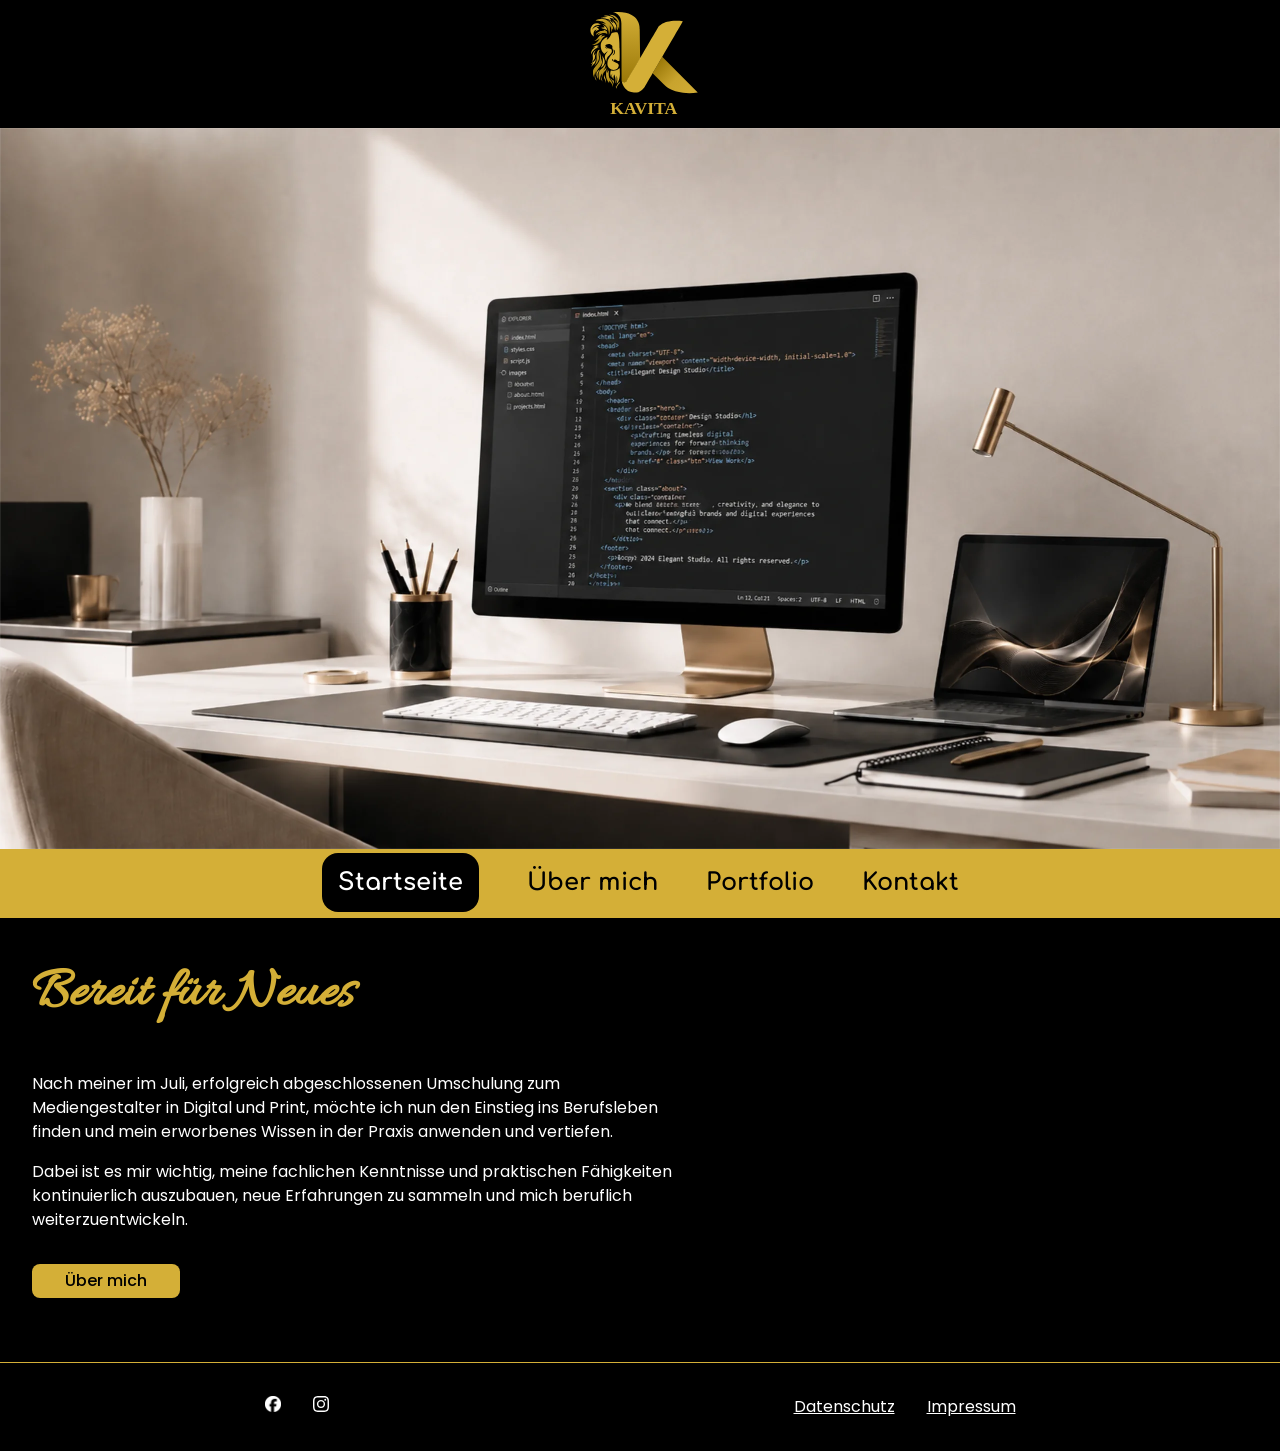
<file: html/index.html>
<!DOCTYPE html>
<html lang="de">

<head>
    <meta charset="UTF-8">
    <meta name="viewport" content="width=device-width, initial-scale=1.0">
    <link rel="stylesheet" href="../css/base.css">
    <link rel="stylesheet" href="../css/style.css">
    <link rel="stylesheet" href="../css/tablet.css">
    <link rel="stylesheet" href="../css/laptop.css">
    <link rel="icon" type="image/svg" href="../favicon/favicon.svg">
    <script src="../javascript/script.js" defer></script>
    <title>Kavita</title>
</head>

<body>

    <div class="head__background bg__neutral--200">
        <a href="index.html#home">
            <img class="logo" src="../logo/Logo_gold.svg" alt="Kavita Logo"></a>
        <button id="navbar__toggle" class="burger__button" popovertarget="navbar">
            <img class="burger__icon" src="../icons/burger__icon.svg" alt="menu open">
        </button>
    </div>

    <img class="hero__image" src="../images/titelbild.webp" alt="Arbeitsplatz mit Laptop und Notizbuch">

    <header class="header">

        <nav id="navbar" class="navbar" popover>
            <button class="close__button" popovertarget="navbar">
                <img class="close__icon" src="../icons/close__icon.svg" alt="menu close">
            </button>
            <ul class="navbar__list">
                <li><a class="current" href="index.html#home">Startseite</a></li>
                <li><a href="uebermich.html#uebermich">Über mich</a></li>
                <li><a href="portfolio.html#portfolio">Portfolio</a></li>
                <li><a href="kontakt.html#contact">Kontakt</a></li>
            </ul>
        </nav>

    </header>

    <main>
        <section id="home" class="home">
            <div class="wrapper__home bg__neutral--200">
                <div class="home__content margin">
                    <h1 class="home__headline fs__xxxl">Bereit für Neues</h1>
                    <p class="fc__neutral--100 fs__m">
                        Nach meiner im Juli, erfolgreich abgeschlossenen Umschulung zum Mediengestalter in Digital und Print,
                        möchte ich nun den Einstieg ins Berufsleben finden und mein erworbenes Wissen in der Praxis
                        anwenden und vertiefen.
                    </p>
                    <p class="fc__neutral--100">
                        Dabei ist es mir wichtig, meine fachlichen Kenntnisse und praktischen Fähigkeiten kontinuierlich
                        auszubauen, neue Erfahrungen zu sammeln und mich beruflich weiterzuentwickeln.
                    </p>
                    <a class="btn  fs__m" href="uebermich.html#uebermich">Über mich</a>
                </div>
            </div>
        </section>
    </main>
    <footer class="bg__neutral--200">
        <div class="footer__content">

            <div class="footer__content--social margin">
                <a href="https://www.facebook.com/?locale=de_DE" target="_blank">
                    <img class="social__icons" src="../icons/facebook.png" alt="Facebook">
                </a>

                <a href="https://www.instagram.com/aleckz_kavita/" target="_blank">
                    <img class="social__icons" src="../icons/instagram.svg" alt="Instagram">
                </a>
            </div>

            <div class="footer__content--privacy margin">
                <a href="datenschutz.html#datenschutz">Datenschutz</a>
                <a href="impressum.html#impressum">Impressum</a>
            </div>

        </div>
    </footer>
</body>

</html>
</file>
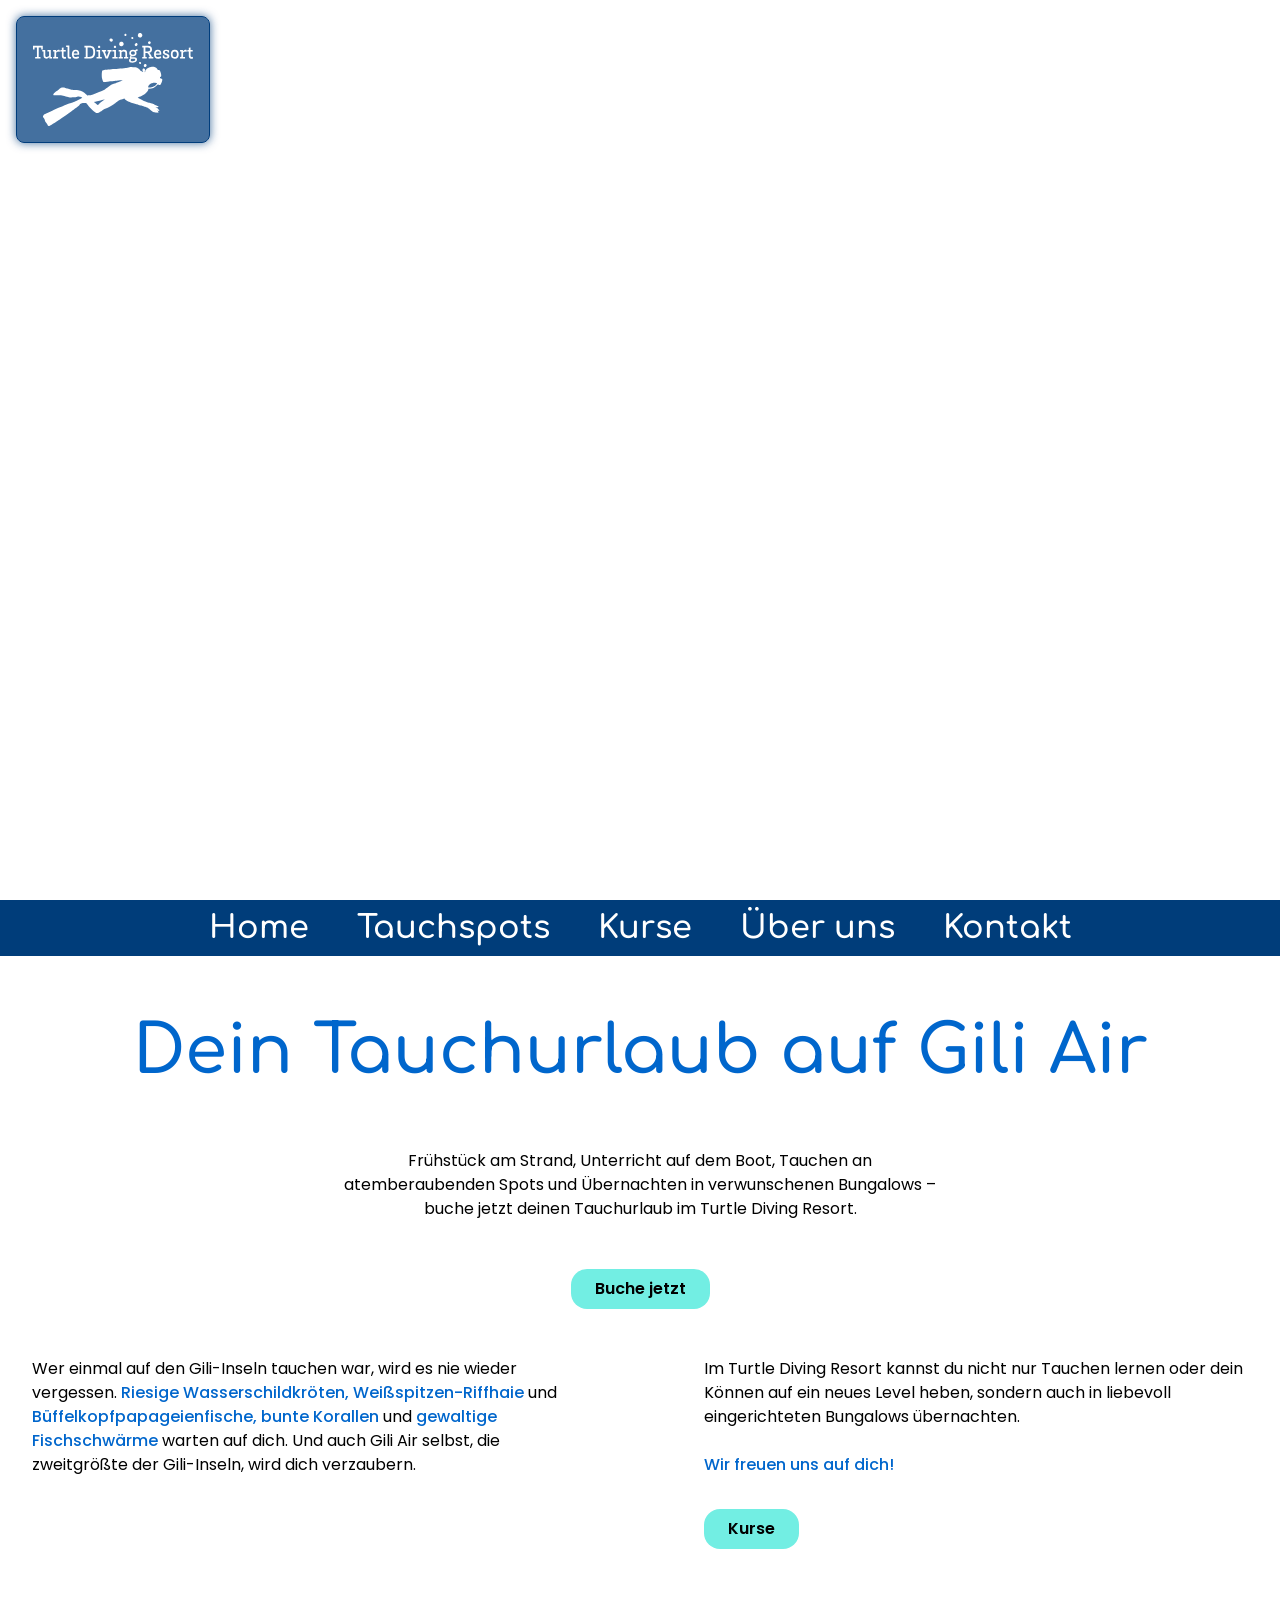
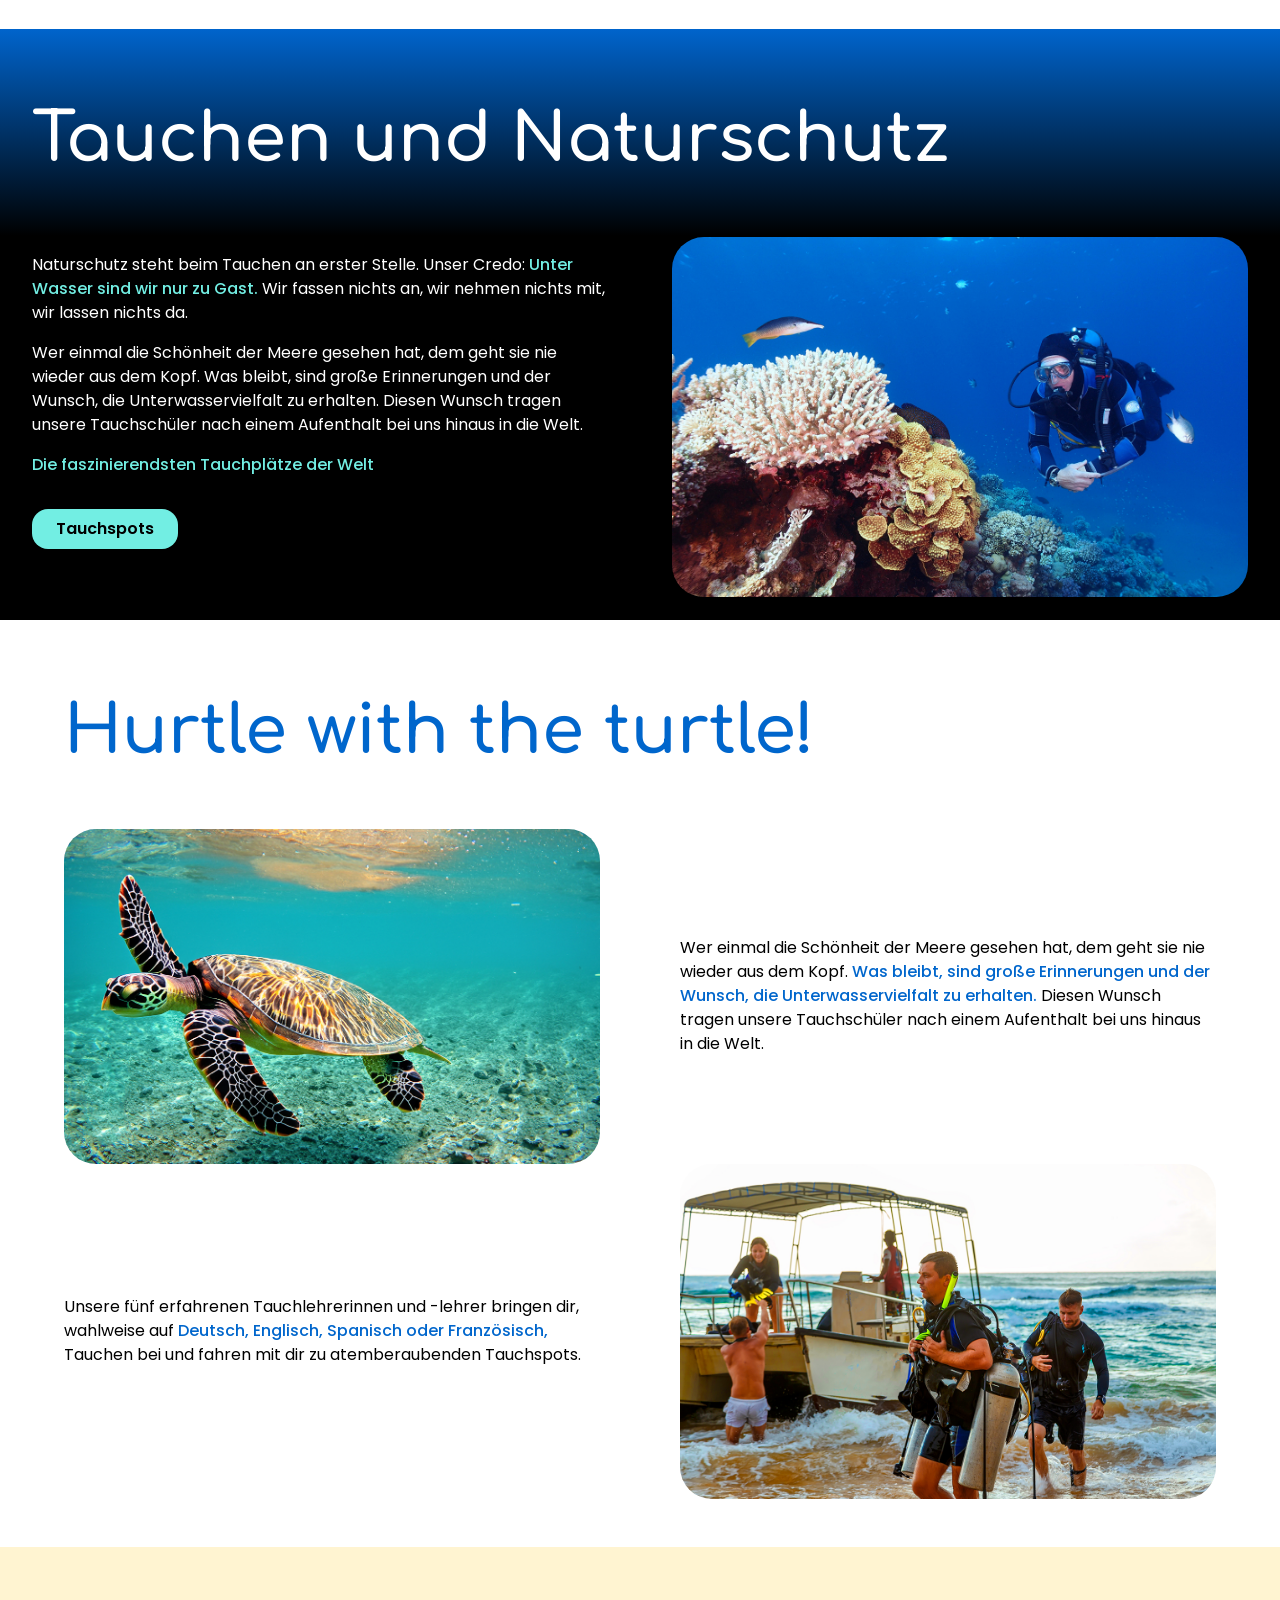
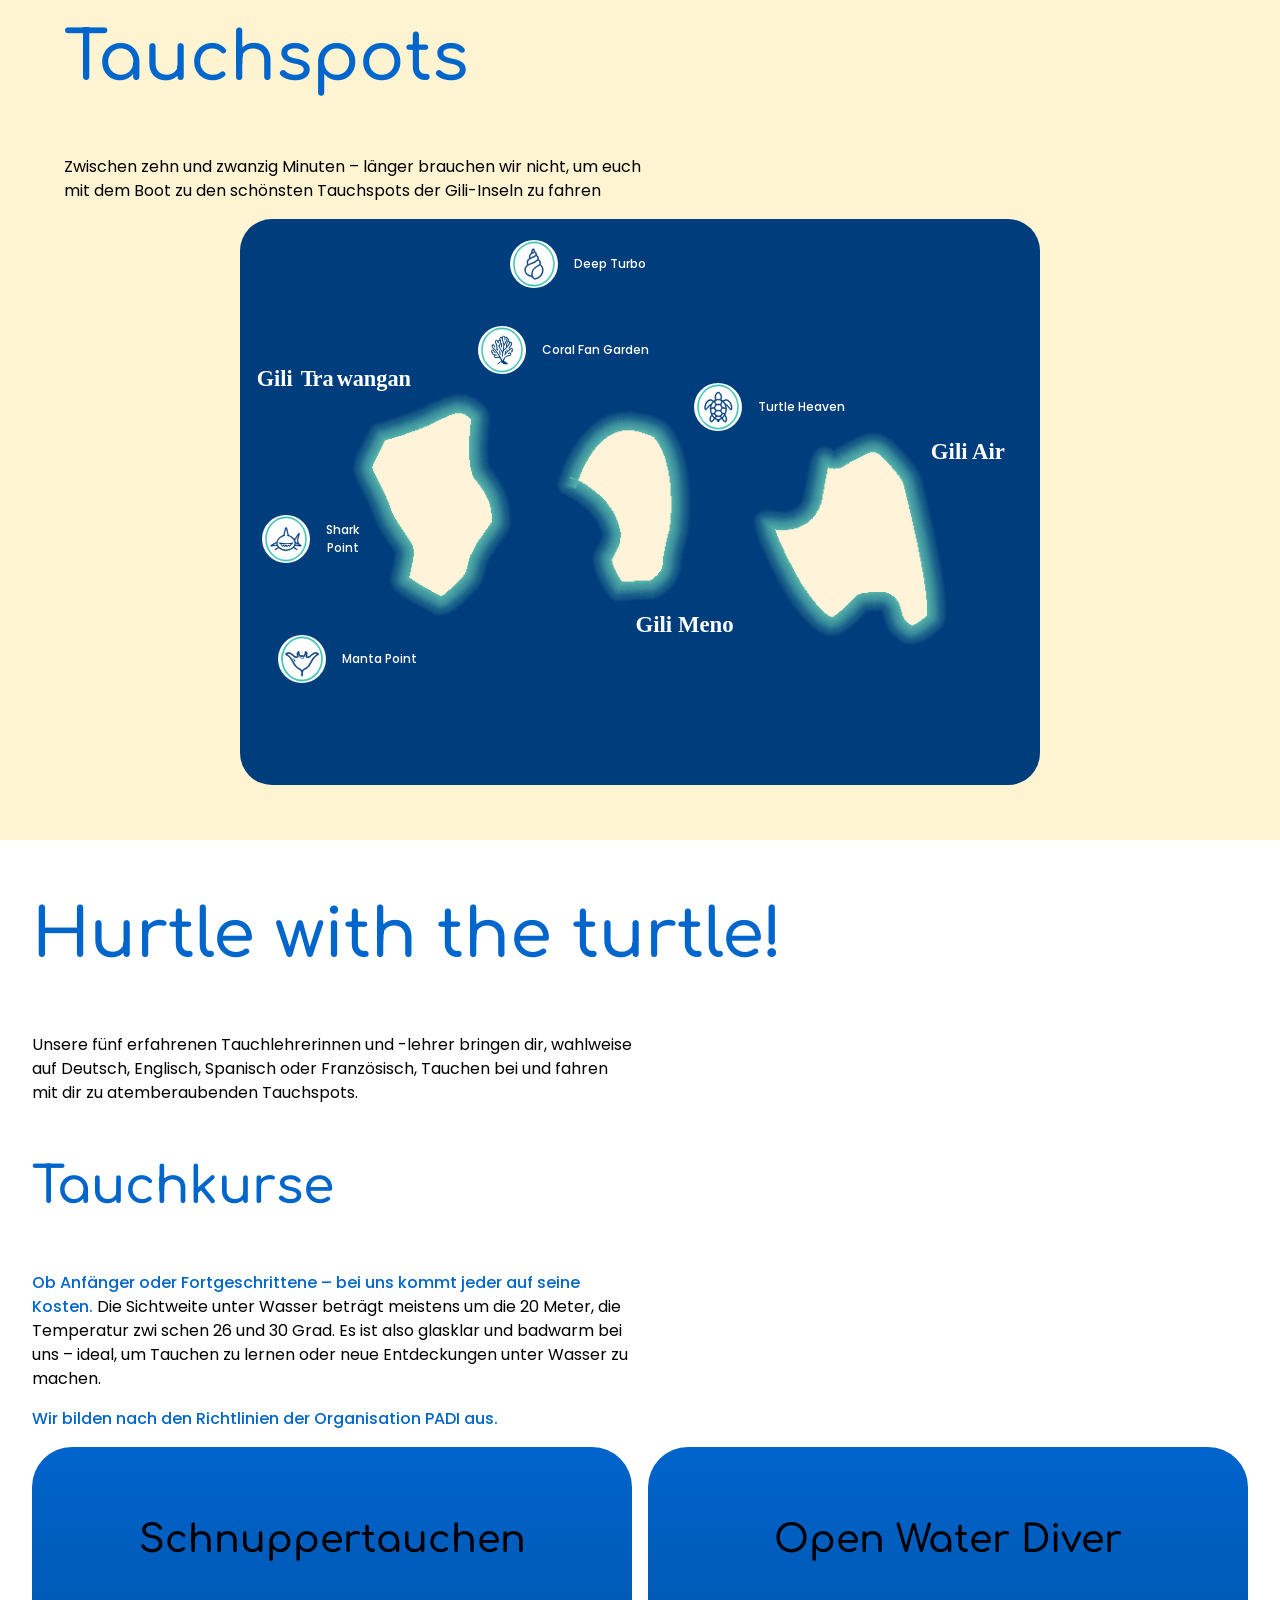
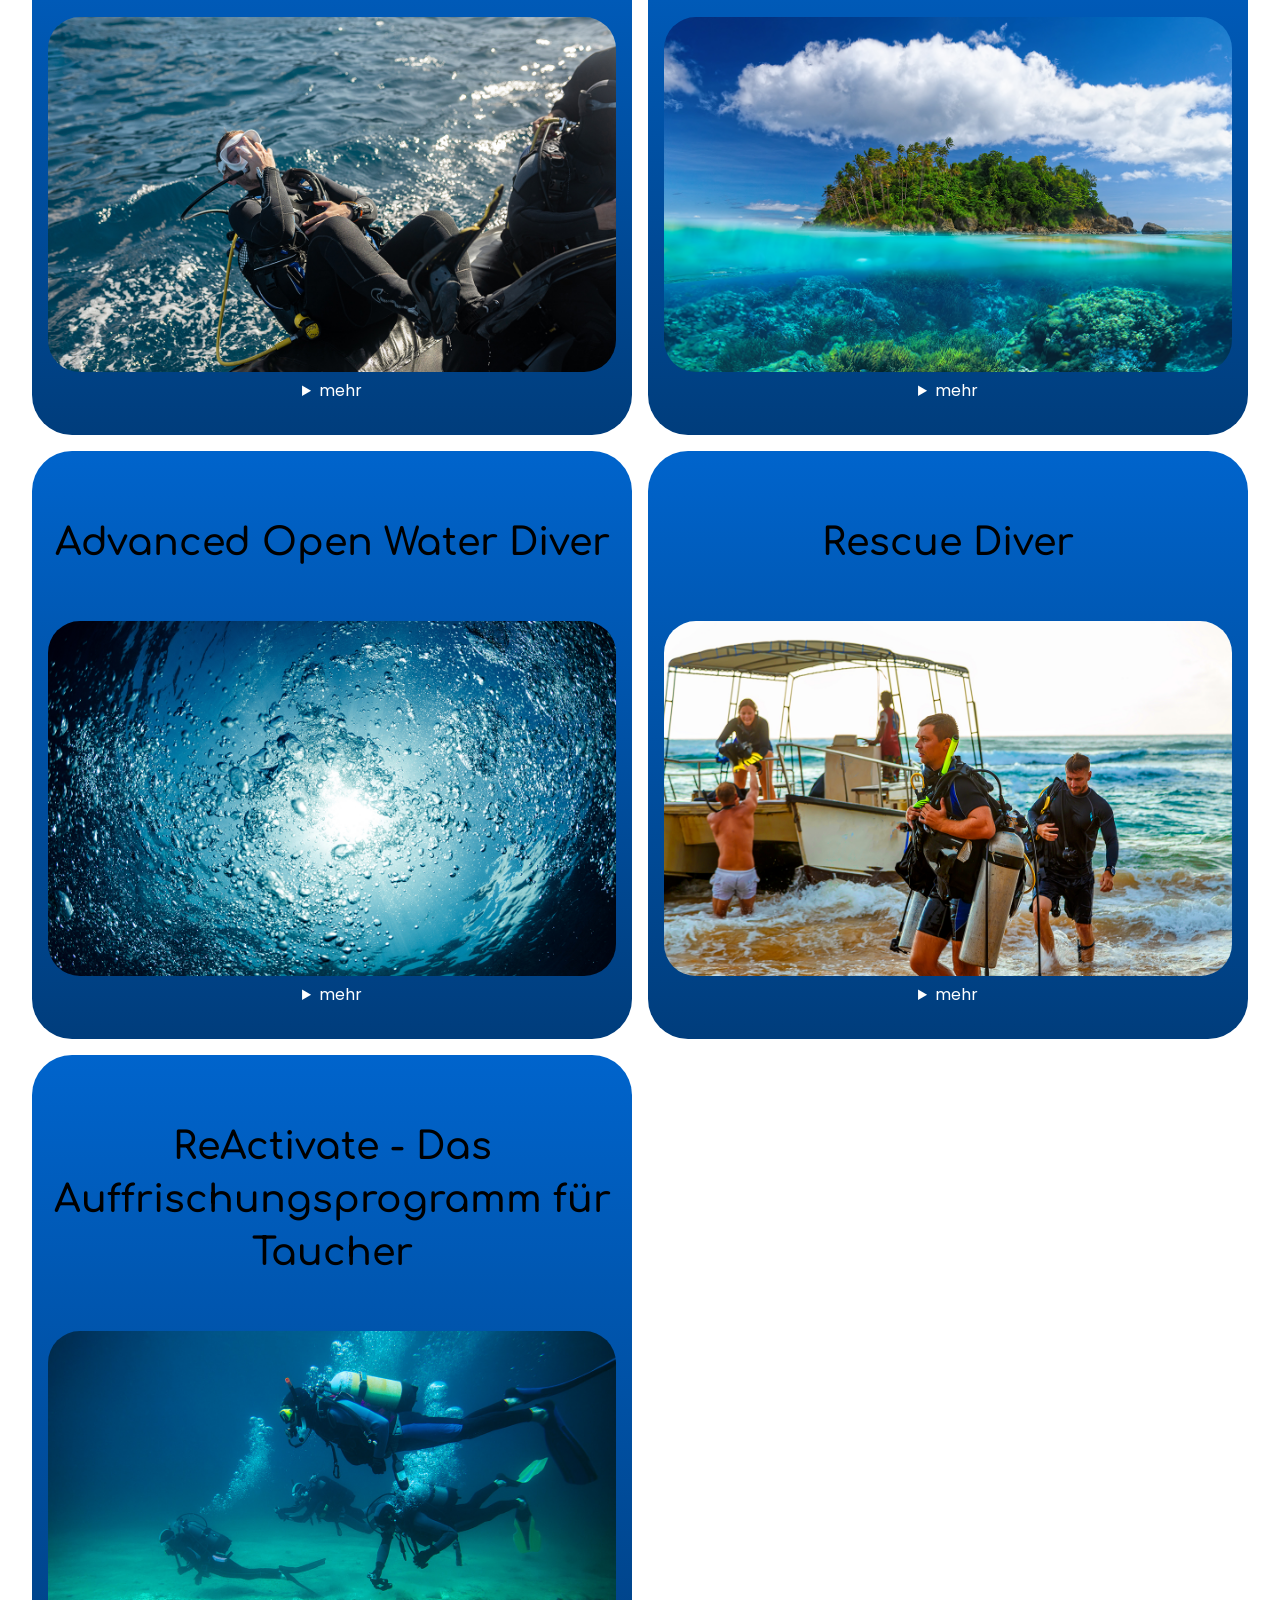
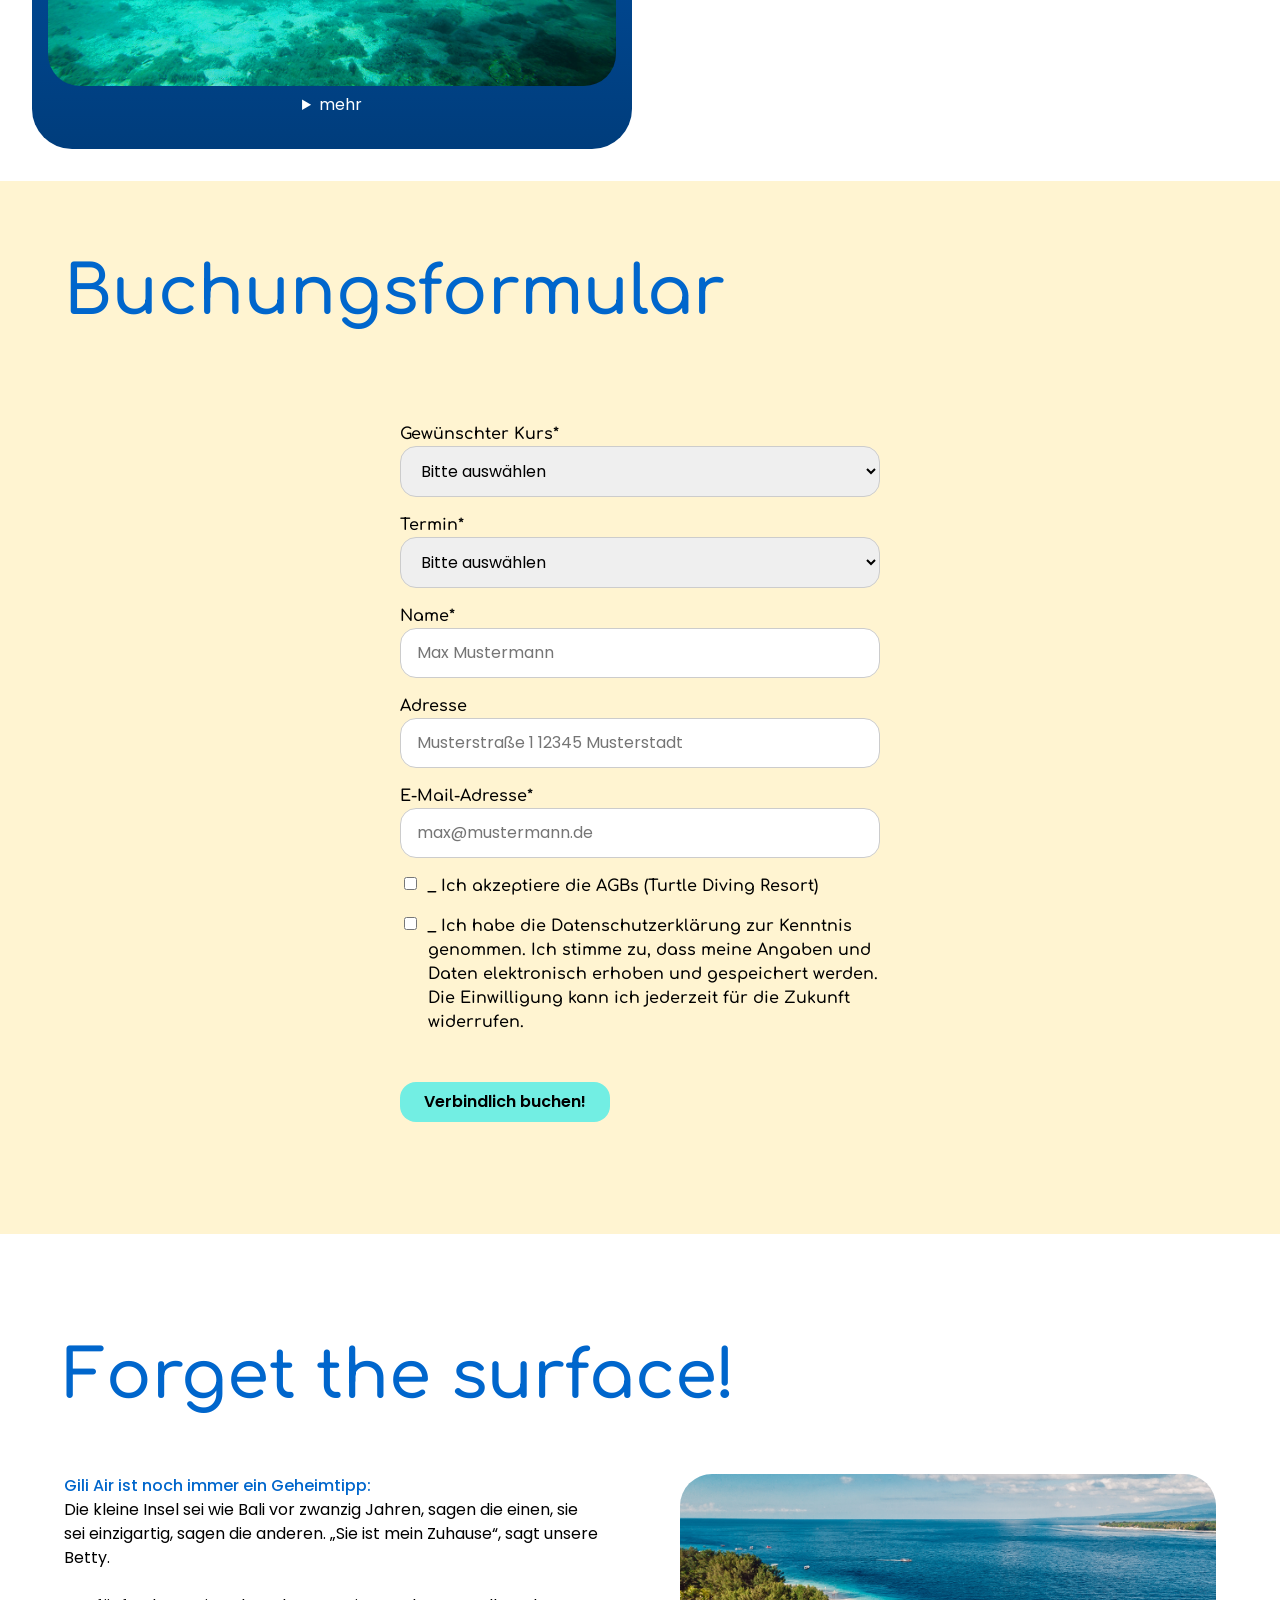
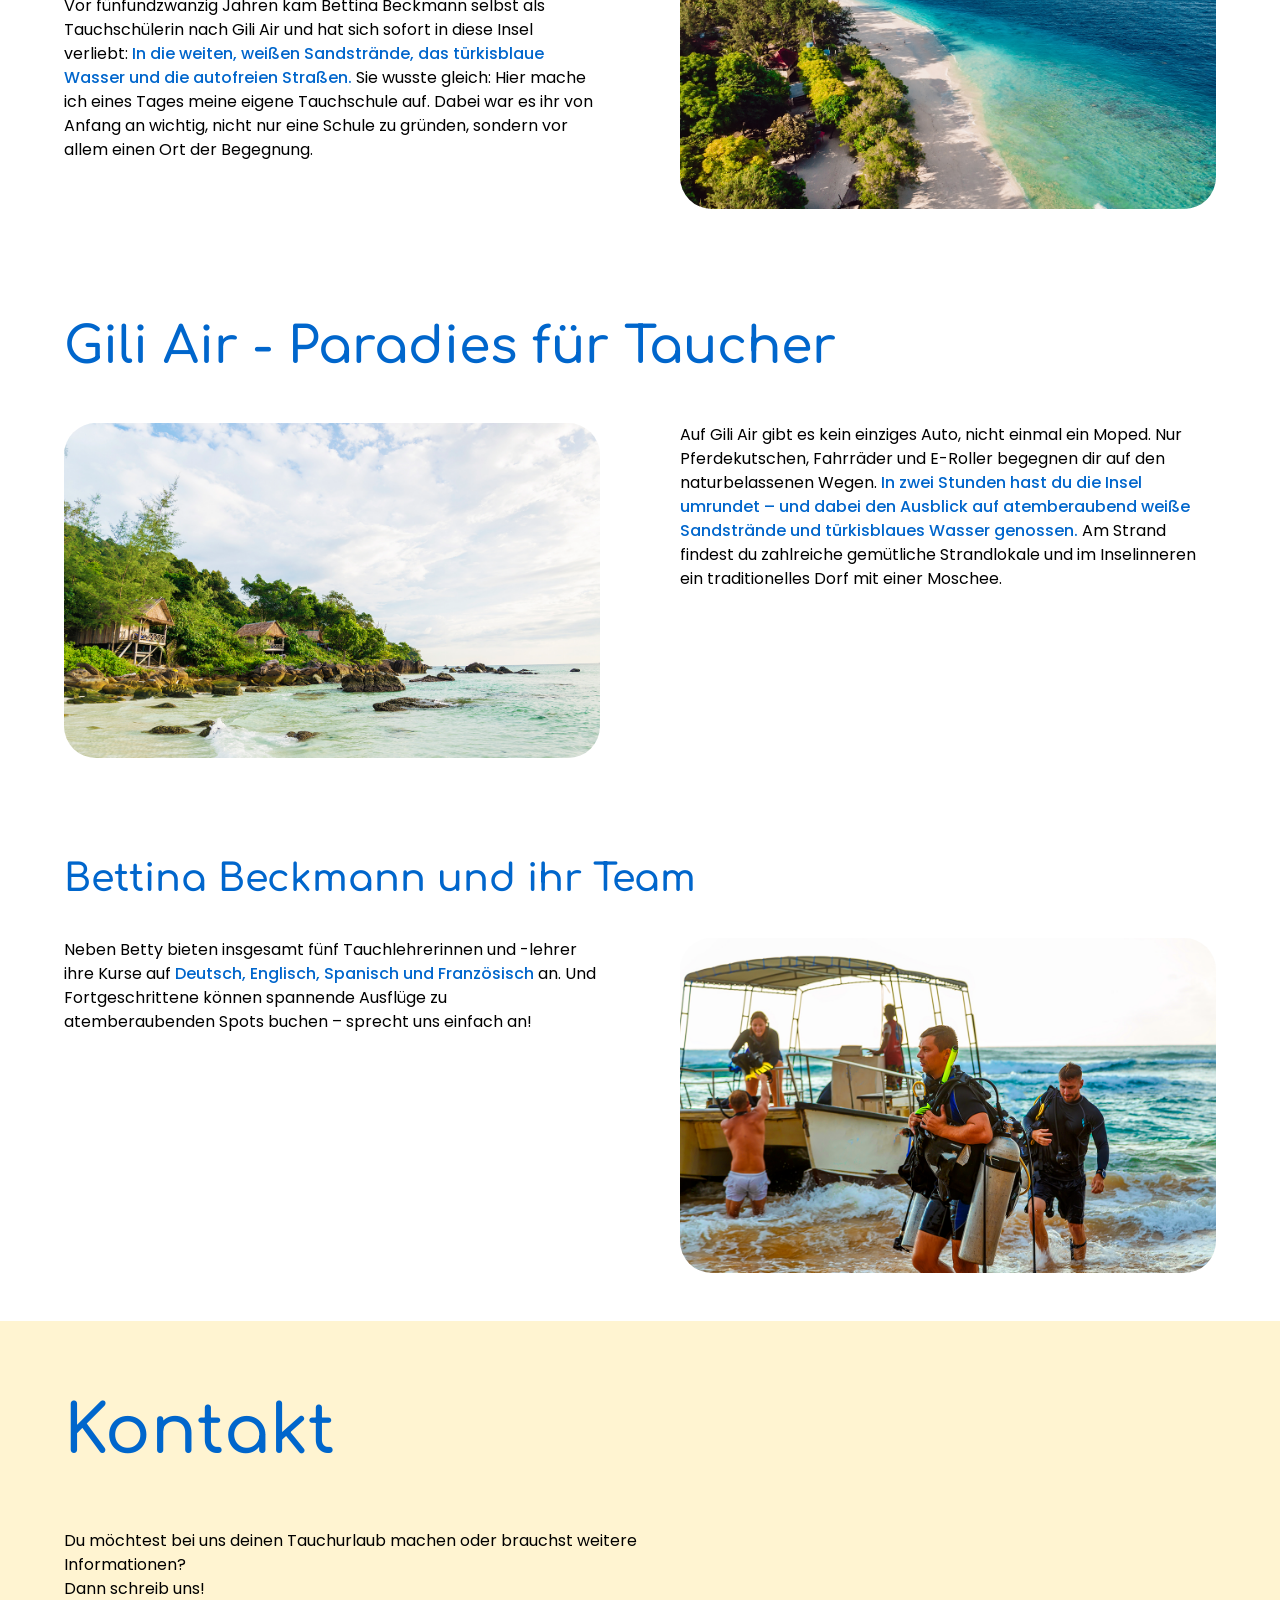
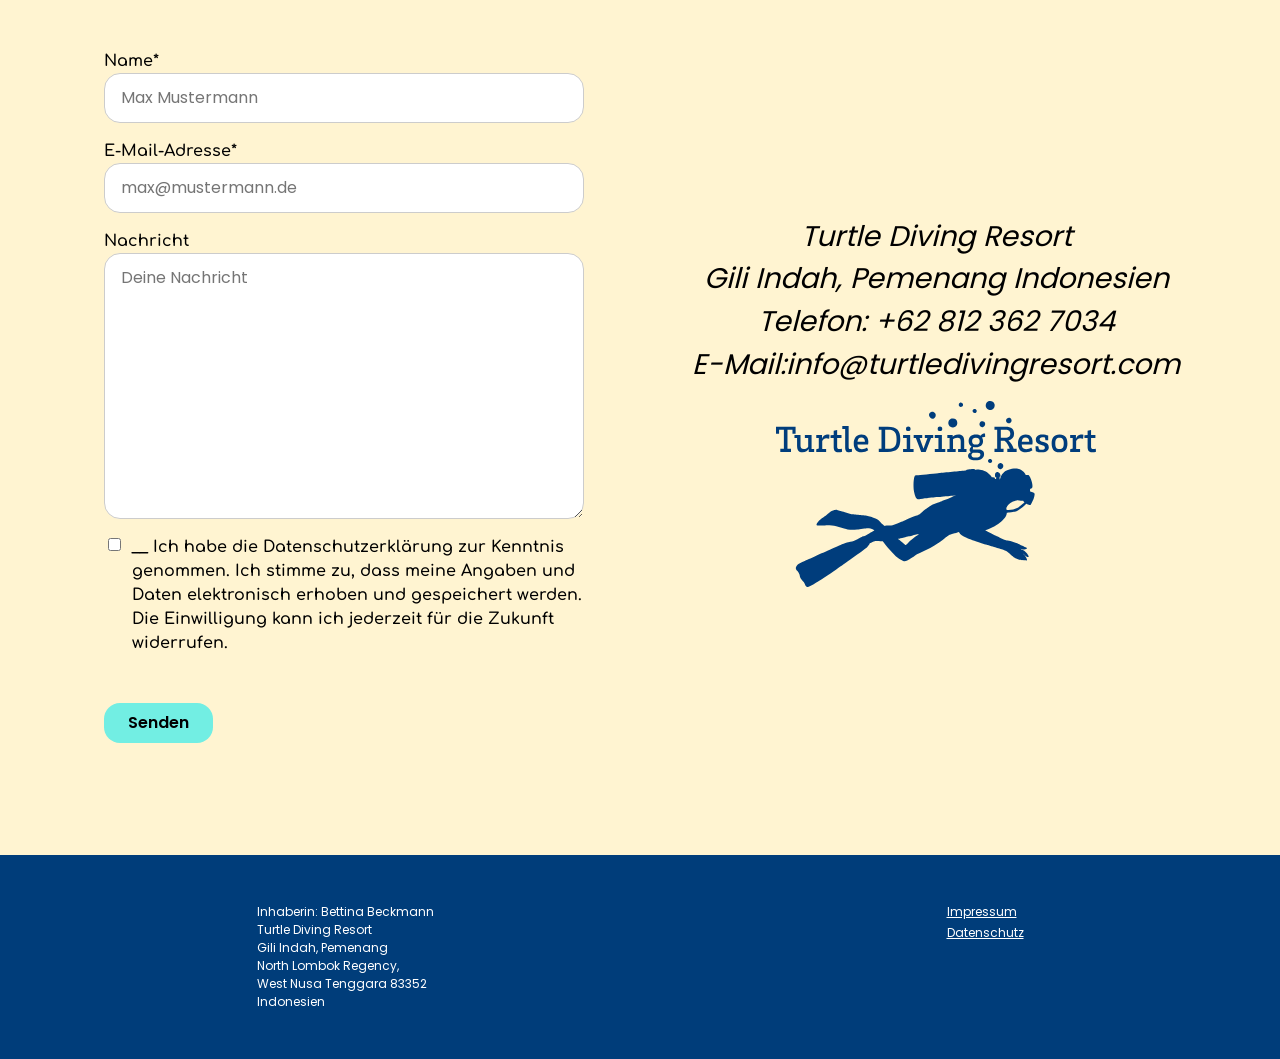
<file: websites/turtle_diving_resort/html/index.html>
<!DOCTYPE html>
<html lang="de">

<head>
    <meta charset="UTF-8">
    <meta name="viewport" content="width=device-width, initial-scale=1.0">
    <link rel="stylesheet" href="../css/style.css">
    <link rel="stylesheet" href="../css/base.css">
    <link rel="stylesheet" href="../css/tablet.css">
    <link rel="stylesheet" href="../css/desktop.css">

    <title>Turtle Diving Resort</title>
</head>

<body>
    <video class="video" src="../video/video.mp4"  autoplay loop muted>Fullscreen Video</video>
    <div class="video__overlay">
        <img class="logo__white" src="../logo/logo_weiß.svg" alt="logo">
    </div>

    <header class="header">
        <nav class="navbar" id="navbar" popover>
            <button class="navbar__button" popovertarget="navbar">
                <img class="navbar__icon" src="../icons/close_weiß.svg" alt="Menu open">
            </button>
            <ul class="navbar__list ">
                <li><a href="#home">Home</a></li>
                <li><a href="#map">Tauchspots</a></li>
                <li><a href="#courses">Kurse</a></li>
                <li><a href="#about">Über uns</a></li>
                <li><a href="#contact">Kontakt </a></li>
            </ul>
        </nav>

        <button class="navbar__button" id="navbar__toggle" popovertarget="navbar">
            <img class="navbar__icon" src="../icons/burger_icon.svg" alt="Menu open">
        </button>

    </header>
    <main>
        <section id="home">
            <div class="hero margin">
                <div class=" hero__wrapper">
                    <h1 class="fs__xxl">Dein Tauchurlaub auf Gili Air</h1>
                    <div>
                        <p class="hero__text">Frühstück am Strand, Unterricht auf dem Boot, Tauchen an atemberaubenden
                            Spots und
                            Übernachten in
                            verwunschenen Bungalows – buche jetzt deinen Tauchurlaub im Turtle Diving Resort.</p>
                    </div>

                    <a href="#courses" class="hero__button  fc__neutral--200 ">Buche jetzt</a>
                </div>
                <div class="hero__content">
                    <p>Wer einmal auf den Gili-Inseln tauchen war, wird es nie wieder vergessen. <span>Riesige
                            Wasserschildkröten,
                            Weißspitzen-Riffhaie</span> und <span>Büffelkopfpapageienfische, bunte Korallen</span> und
                        <span>gewaltige Fischschwärme</span>
                        warten auf dich. Und auch Gili Air selbst, die zweitgrößte der Gili-Inseln, wird dich
                        verzaubern.
                    </p>

                    <p>
                        Im Turtle Diving Resort kannst du nicht nur Tauchen lernen oder dein Können auf ein neues Level
                        heben, sondern auch in liebevoll eingerichteten Bungalows übernachten.<br>
                        <br><span>Wir freuen uns auf dich!</span>
                        <a href="#courses" class="btn">Kurse</a>
                    </p>


                </div>
            </div>
        </section>
        <section class="highlight">
            <div class=" highlight__wrapper padding wrapper ">
                <h2 class="fs__xxl fc__neutral--100">Tauchen und Naturschutz</h2>
                <div class="highlight__content">
                    <div>
                        <p class="fc__neutral--100">Naturschutz steht beim Tauchen an erster Stelle. Unser
                            Credo:
                            <span class="fc__accent">Unter Wasser sind wir nur zu Gast.</span>
                            Wir fassen nichts an, wir nehmen nichts mit, wir lassen nichts da.
                        </p>

                        <p class="fc__neutral--100">Wer einmal die Schönheit der Meere gesehen hat, dem geht sie
                            nie
                            wieder aus dem Kopf. Was bleibt,
                            sind große Erinnerungen und der Wunsch, die Unterwasservielfalt zu erhalten. Diesen Wunsch
                            tragen unsere Tauchschüler nach einem Aufenthalt bei uns hinaus in die Welt.</p>
                        <p class="fc__neutral--100"> <span class="fc__accent"> Die faszinierendsten
                                Tauchplätze der Welt</span></p>


                        <a href="#map" class="btn">Tauchspots</a>
                    </div>
                    <div>
                        <img src="../images/diver.webp" alt="taucher">
                    </div>
                </div>
            </div>
        </section>
        <section>
            <div class="hurtle__wrapper padding ">
                <div class="margin">
                    <h2 class="fs__xxl hurtle__heatline">
                        Hurtle with the turtle!
                    </h2>

                    <div class="hurtle__content">
                        <img src="../images/turtle.webp" alt="turtle">
                        <p class="hurtle__content--text">Wer einmal die Schönheit der Meere gesehen hat, dem geht sie
                            nie
                            wieder aus dem Kopf. <span>Was bleibt,
                                sind große Erinnerungen und der Wunsch, die Unterwasservielfalt zu erhalten.</span>
                            Diesen
                            Wunsch
                            tragen unsere Tauchschüler nach einem Aufenthalt bei uns hinaus in die Welt.</p>
                    </div>

                    <div class="hurtle__content hurtle__content--reverse">
                        <img src="../images/five_teacher.webp" alt="teacher">
                        <p class="hurtle__content--text">Unsere fünf erfahrenen Tauchlehrerinnen und -lehrer bringen
                            dir,
                            wahlweise auf <span>Deutsch, Englisch,
                                Spanisch oder Französisch,</span> Tauchen bei und fahren mit dir zu atemberaubenden
                            Tauchspots.</p>
                    </div>
                </div>
            </div>
        </section>

        <section id="map">
            <div class=" map__wrapper padding">
                <div class="map__content margin">
                    <h2 class="map__headline fs__xxl">Tauchspots</h2>
                    <p class="map__text">
                        Zwischen zehn und zwanzig Minuten – länger brauchen wir nicht, um euch mit dem Boot zu den
                        schönsten
                        Tauchspots der Gili-Inseln zu fahren
                    </p>

                    <div class="map">
                        <figure>
                            <img class="map__image" src="../map/map.svg" alt="map">
                        </figure>

                        <div class="map__buttons">
                            <button class="map__button" type="button" popovertarget="deep-turbo">
                                <img class="map__button--icon" src="../icons/turbo_white.svg" alt="deep turbo icon">
                                <span class="fs__s">
                                    Deep Turbo
                                </span>
                            </button>

                            <button class="map__button" type="button" popovertarget="coral-fan-garden">
                                <img class="map__button--icon" src="../icons/fan_white.svg" alt="coral fan garden icon">
                                <span class="fs__s">
                                    Coral Fan Garden
                                </span>
                            </button>

                            <button class="map__button" type="button" popovertarget="shark-point">
                                <img class="map__button--icon" src="../icons/shark_white.svg" alt="shark point icon">
                                <span class="fs__s">
                                    Shark<br>Point
                                </span>
                            </button>

                            <button class="map__button" type="button" popovertarget="manta-point">
                                <img class="map__button--icon" src="../icons/manta_white.svg" alt="manta point icon">
                                <span class="fs__s">
                                    Manta Point
                                </span>
                            </button>

                            <button class="map__button" type="button" popovertarget="turtle-heaven">
                                <img class="map__button--icon" src="../icons/turtle_white.svg" alt="turtle heaven icon">
                                <span class="fs__s">
                                    Turtle Heaven
                                </span>
                            </button>

                        </div>
                    </div>
                </div>



                <div class="popups">
                    <div popover id="deep-turbo" class="info">
                        <button class="popup__close--button" popovertarget="deep-turbo">
                            <img class="popup__close--icon" src="../icons/close_weiß.svg" alt="popup schliessen" />
                        </button>

                        <div>
                            <img src="../icons/turbo_white.svg" alt="deep turbo icon">
                            <h3 class="popup__headline fs__xl">Deep Turbo</h3>
                            <div class="popup__content">
                                <p>
                                    Wer schon viel Erfahrung hat, wird diesen Tauchplatz auf 23 Metern Tiefe lieben.
                                    Hier trefft ihr Große Zackenbarsche, Muränen und Adlerrochen, außerdem versprechen
                                    schwache, aber in verschiedene Richtungen wirbelnde Strömungen einen
                                    abenteuerreichen Tauchgang.
                                </p>

                            </div>
                        </div>
                    </div>

                    <div popover id="coral-fan-garden" class="info">
                        <button class="popup__close--button" popovertarget="coral-fan-garden">
                            <img class="popup__close--icon" src="../icons/close_weiß.svg" alt="popup schliessen" />
                        </button>
                        <div>
                            <img src="../icons/fan_white.svg" alt="coral fan garden icon">
                            <h3 class="popup__headline fs__xl">Coral Fan Garden</h3>
                            <div class="popup__content">

                                <p>
                                    Erlebt hier die unglaubliche Vielfalt der Unterwasserwelt, und das bei temporeicher
                                    Strömung!
                                </p>

                            </div>
                        </div>
                    </div>

                    <div popover id="shark-point" class="info">
                        <button class="popup__close--button" popovertarget="shark-point">
                            <img class="popup__close--icon" src="../icons/close_weiß.svg" alt="popup schliessen" />
                        </button>
                        <div>
                            <img src="../icons/shark_white.svg" alt="shark point icon">
                            <h3 class="popup__headline fs__xl">Shark Point</h3>
                            <div class="popup__content">

                                <p>
                                    Treppenartig führt ein stufenförmiger Kamm immer tiefer, bis ihr auf dem Boden
                                    liegende Weißspitzen-Riffhaie oder herumschwimmende Schwarzspitzen-Riffhaie
                                    antrefft.
                                </p>

                            </div>
                        </div>
                    </div>

                    <div popover id="manta-point" class="info">
                        <button class="popup__close--button" popovertarget="manta-point">
                            <img class="popup__close--icon" src="../icons/close_weiß.svg" alt="popup schliessen" />
                        </button>
                        <div>
                            <img src="../icons/manta_white.svg" alt="manta point icon">
                            <h3 class="popup__headline fs__xl">Manta Point</h3>
                            <div class="popup__content">

                                <p>
                                    Dieser Korallengarten ist einer der gesündesten der ganzen Umgebung. Hier könnt ihr
                                    zum Beispiel Tintenfische, Orang-Utan-Krabben und Weiß- und Schwarzspitzen-Riffhaie
                                    beobachten.
                                </p>

                            </div>
                        </div>
                    </div>

                    <div popover id="turtle-heaven" class="info">
                        <button class="popup__close--button" popovertarget="turtle-heaven">
                            <img class="popup__close--icon" src="../icons/close_weiß.svg" alt="popup schliessen" />
                        </button>
                        <div>
                            <img src="../icons/turtle_white.svg" alt="turtle heaven icon">
                            <h3 class="popup__headline fs__xl">Turtle Heaven</h3>
                            <div class="popup__content">
                                <p>
                                    Bettys Lieblingsspot, nach dem sie ihre Tauchschule benannt hat. Turtle heaven
                                    besteht aus einem Riff aus flachen Korallen und einem hervortretenden Felsen. In der
                                    Regel ist hier alles voll mit wunderschönen Wasserschildkröten.
                                </p>
                            </div>
                        </div>
                    </div>
                </div>
            </div>

        </section>

        <section id="courses" class="courses">
            <div class="courses__wrapper margin ">
                <h2 class="courses__headline fs__xxl ">Hurtle with the turtle!</h2>
                <div class="courses__content">
                    <p class="courses__content--text">
                        Unsere fünf erfahrenen Tauchlehrerinnen und -lehrer bringen dir, wahlweise auf Deutsch,
                        Englisch, Spanisch oder Französisch, Tauchen bei und fahren mit dir zu atemberaubenden
                        Tauchspots.
                    </p>
                </div>
                <div>
                    <h3 class="courses__second--headline fs__xl ">Tauchkurse</h3>
                    <div class="courses__content">
                        <p class="courses__content--text">
                            <span>Ob Anfänger oder Fortgeschrittene – bei uns kommt jeder auf seine Kosten.</span> Die
                            Sichtweite
                            unter Wasser beträgt meistens um die 20 Meter, die Temperatur zwi schen 26 und 30 Grad. Es
                            ist also glasklar und badwarm bei uns – ideal, um Tauchen zu lernen oder neue Entdeckungen
                            unter Wasser zu machen.
                        </p>
                        <p class="courses__conten--text">
                            <span>Wir bilden nach den Richtlinien der Organisation PADI aus.</span>
                        </p>
                    </div>
                </div>
                <div class="courses__add--direction">
                    <div class=" courses__add--wrapper wrapper">
                        <h4 class="booking__headline fc__neutral--200 fs__l ">Schnuppertauchen</h4>
                        <img class="courses__add--images" src="../images/jump.webp"
                            alt="Ein Taucher springt von einem Boot ins Wasser">
                        <details>
                            <summary class="fc__neutral--100">mehr</summary>
                            <div class="courses__add--content">
                                <p class="first__add--text fc__neutral--100">
                                    Noch nicht ganz sicher, ob Tauchen das Richtige für dich ist?<br>
                                    Dann ist unser Schnuppertauchgang eine gute Wahl.
                                </p>
                            </div>
                            <ul class="courses__add--list">
                                <li class="add__list--content fc__accent ">Preis: 150 €</li>
                                <li class="add__list--content fc__accent ">Dauer: 3 Stunden, 13.00 bis 16.00 Uhr
                                </li>
                                <li class="add__list--content fc__accent ">Termine: Jeden Montag</li>
                            </ul>
                            <a class="button__courses btn" href="#booking">Jetzt anmelden</a>
                        </details>
                    </div>

                    <div class="courses__add--wrapper wrapper ">
                        <h4 class="booking__headline fc__neutral--200 fs__l ">Open Water Diver</h4>
                        <img class="courses__add--images" src="../images/island_view.webp"
                            alt="Ein Taucher springt von einem Boot ins Wasser">
                        <details>
                            <summary class="fc__neutral--100">mehr</summary>
                            <div class="courses__add--content">
                                <p class="first__add--text fc__neutral--100 ">
                                    Werde bei uns Open Water Diver! Die weltweit anerkannte Grundausbildung im Geräte-
                                    tauchen ist der perfekte Einstieg in diesen Sport. Innerhalb von vier Tagen bringen
                                    wir dir alles bei, was du können musst, um eigenständig tauchen zu können.
                                </p>
                            </div>
                            <ul class="courses__add--list">
                                <li class="add__list--content fc__accent ">Preis: 500 €</li>
                                <li class="add__list--content fc__accent ">Dauer: 2 Tage, jeweils 7.00 bis 15.30 Uhr
                                </li>
                                <li class="add__list--content fc__accent ">Termine: Immer dienstags bis freitags</li>
                            </ul>
                            <a class="button__courses btn" href="#booking">Jetzt anmelden</a>
                        </details>
                    </div>

                    <div class="courses__add--wrapper wrapper ">
                        <h4 class="fc__neutral--200 fs__l booking__headline">Advanced Open Water Diver</h4>
                        <img class="courses__add--images" src="../images/open_water.webp"
                            alt="Ein Taucher springt von einem Boot ins Wasser">
                        <details>
                            <summary class="fc__neutral--100">mehr</summary>
                            <div class="courses__add--content">
                                <p class="first__add--text fc__neutral--100 ">
                                    Erweitere Deine Fähigkeiten im Advanced Open Water Diver! Gemeinsam absolvieren wir
                                    fünf Abenteuertauchgänge, inklusive Tieftauchen sowie Unterwassernavigation. Nach
                                    diesem Kurs darfst du bis zu 30 Meter tief tauchen.
                                </p>
                            </div>
                            <ul class="courses__add--list">
                                <li class="add__list--content fc__accent ">Preis: 400 €</li>
                                <li class="add__list--content fc__accent ">Dauer: 2 Tage, jeweils 7.00 bis 15.30 Uhr
                                </li>
                                <li class="add__list--content fc__accent ">Termine: Immer mittwochs bis samstags</li>
                            </ul>

                            <a class="button__courses btn" href="#booking">Jetzt anmelden</a>
                        </details>
                    </div>

                    <div class="courses__add--wrapper  wrapper ">
                        <h4 class="booking__headline fc__neutral--200 fs__l ">Rescue Diver</h4>
                        <img class="courses__add--images" src="../images/five_teacher.webp"
                            alt="Ein Taucher springt von einem Boot ins Wasser">
                        <details>
                            <summary class="fc__neutral--100">mehr</summary>
                            <div class="courses__add--content">
                                <p class="first__add--text fc__neutral--100 ">
                                    Wie vermeide ich Gefahrensituationen, wie reagiere ich in brenzligen Situationen
                                    unter Wasser und was tue ich bei einem Tauchunfall?
                                    Im Rescue Diver wirst du Rettungstaucher und lernst, für die Sicherheit und das
                                    Wohlbefinden deiner Tauchbuddies zu sorgen – von wichtigen Handgriffen unter Wasser
                                    bis zur Ersten Hilfe an der Oberfläche.
                                </p>
                            </div>
                            <ul class="courses__add--list">
                                <li class="add__list--content fc__accent ">Preis: 400 €</li>
                                <li class="add__list--content fc__accent ">Dauer: 1 Tag, 7.00 bis 15.30 Uhr
                                </li>
                                <li class="add__list--content fc__accent ">Termine: Jeden Mittwoch</li>
                            </ul>

                            <a class="button__courses btn" href="#booking">Jetzt anmelden</a>
                        </details>
                    </div>

                    <div class=" courses__add--wrapper wrapper">
                        <h4 class="booking__headline fc__neutral--200 fs__l ">ReActivate - Das Auffrischungsprogramm für
                            Taucher</h4>

                        <img class="courses__add--images" src="../images/divers.webp"
                            alt="Ein Taucher springt von einem Boot ins Wasser">
                        <details>
                            <summary class="fc__neutral--100">mehr</summary>

                            <div class="courses__add--content">
                                <p class="first__add--text fc__neutral--100 ">
                                    Erweitere Deine Fähigkeiten im Advanced Open Water Diver! Gemeinsam absolvieren wir
                                    fünf Abenteuertauchgänge, inklusive Tieftauchen sowie Unterwassernavigation. Nach
                                    diesem Kurs darfst du bis zu 30 Meter tief tauchen.
                                </p>
                            </div>
                            <ul class="courses__add--list">
                                <li class="add__list--content fc__accent">Preis: 400 €</li>
                                <li class="add__list--content fc__accent">Dauer: 2 Tage, 7.00 bis 15.30 Uhr
                                </li>
                                <li class="add__list--content fc__accent">Termine: Immer mittwoch bis samstags</li>
                            </ul>

                            <a class="button__courses btn" href="#booking">Jetzt anmelden</a>
                        </details>
                    </div>
                </div>
            </div>
        </section>

        <section id="booking">
            <div class="form padding">
                <div class="margin">
                    <h2 class="form__headline fs__xxl">Buchungsformular</h2>
                    <div>
                        <form method="post" class="booking__form">

                            <div>
                                <label for="course">Gewünschter Kurs*</label>
                                <select id="course" name="course" required>
                                    <option value="">Bitte auswählen</option>
                                    <option>Schnuppertauchen</option>
                                    <option>Open Water Diver</option>
                                    <option>Advanced Open Water Diver</option>
                                    <option>Rescue Diver</option>
                                    <option>ReActivate</option>
                                </select>
                            </div>

                            <div>
                                <label for="course">Termin*</label>
                                <select id="course" name="course" required>
                                    <option value="">Bitte auswählen</option>
                                    <option>Montag</option>
                                    <option>Dienstag</option>
                                    <option>Mittwoch</option>
                                    <option>Donnerstag</option>
                                    <option>Freitag</option>
                                    <option>Samstag</option>
                                </select>
                            </div>

                            <div class="formfield">
                                <label for="name">Name*</label>
                                <input type="text" id="name" name="name" placeholder="Max Mustermann" required>
                            </div>

                            <div class="formfield">
                                <label for="address">Adresse</label>
                                <input type="text" id="address" name="address"
                                    placeholder="Musterstraße 1 12345 Musterstadt">
                            </div>

                            <div class="formfield">
                                <label for="email">E-Mail-Adresse*</label>
                                <input type="email" id="email" name="email" placeholder="max@mustermann.de" required>
                            </div>

                            <div class="formfield">
                                <label class="checkbox">
                                    <input type="checkbox" required>
                                    _ Ich akzeptiere die AGBs (Turtle Diving Resort)
                                </label>
                            </div>

                            <div class="formfield">
                                <label class="checkbox">
                                    <input type="checkbox" required>
                                    _ Ich habe die Datenschutzerklärung zur Kenntnis genommen. Ich stimme zu, dass meine
                                    Angaben
                                    und Daten elektronisch erhoben und gespeichert werden. Die Einwilligung kann ich
                                    jederzeit
                                    für die Zukunft widerrufen.
                                </label>
                            </div>

                            <button type="submit" class="btn">
                                Verbindlich buchen!
                            </button>

                        </form>
                    </div>
                </div>
            </div>
        </section>

        <section id="about">
            <div class="about__wrapper margin padding">
                <h2 class="fs__xxl">Forget the surface!</h2>
                <div class="wrapper__about--content">
                    <div class="about__content">
                        <p class="about__content--text"><span>Gili Air ist noch immer ein Geheimtipp:</span><br>Die
                            kleine
                            Insel sei wie Bali vor zwanzig
                            Jahren,
                            sagen die einen, sie sei einzigartig, sagen die anderen. „Sie ist mein Zuhause“, sagt unsere
                            Betty. <br>
                            <br>Vor fünfundzwanzig Jahren kam Bettina Beckmann selbst als Tauchschülerin nach Gili Air
                            und
                            hat sich sofort in diese Insel verliebt:<span> In die weiten, weißen Sandstrände, das
                                türkisblaue
                                Wasser und die autofreien Straßen.</span> Sie wusste gleich: Hier mache ich eines Tages
                            meine
                            eigene Tauchschule auf. Dabei war es ihr von Anfang an wichtig, nicht nur eine Schule zu
                            gründen, sondern vor allem einen Ort der Begegnung.
                        </p>
                    </div>
                    <img src="../images/island_above.webp" alt="Blick auf die Insel Gili Air von oben">
                </div>


            </div>

            <div class="wrapper__about margin padding">
                <h2 class="fs__xl">Gili Air - Paradies für Taucher</h2>
                <div class="wrapper__about--content about__content--reverse">
                    <div class="about__content ">
                        <p class="about__content--text">
                            Auf Gili Air gibt es kein einziges Auto, nicht einmal ein Moped. Nur Pferdekutschen,
                            Fahrräder und E-Roller begegnen dir auf den naturbelassenen Wegen. <span>In zwei Stunden
                                hast du die
                                Insel umrundet – und dabei den Ausblick auf atemberaubend weiße Sandstrände und
                                türkisblaues
                                Wasser genossen.</span> Am Strand findest du zahlreiche gemütliche Strandlokale und im
                            Inselinneren
                            ein traditionelles Dorf mit einer Moschee.
                        </p>
                    </div>
                    <img src="../images/bungalow.webp" alt="Blick auf die Bungalows am Strand von Gili Air">
                </div>
            </div>

            <div class="wrapper__about margin padding">
                <h2 class="fs__l">Bettina Beckmann und ihr Team</h2>
                <div class="wrapper__about--content">
                    <div class="about__content">
                        <p class="about__content--text">
                            Neben Betty bieten insgesamt fünf Tauchlehrerinnen und -lehrer ihre Kurse auf <span>Deutsch,
                                Englisch, Spanisch und Französisch</span> an. Und Fortgeschrittene können spannende
                            Ausflüge zu
                            atemberaubenden Spots buchen – sprecht uns einfach an!
                        </p>
                    </div>
                    <img src="../images/five_teacher.webp"
                        alt="Die fünf Tauchlehrerinnen und -lehrer des Turtle Diving Resorts">
                </div>
            </div>
        </section>

        <section id="contact">
            <div class="contact__wrapper padding">
                <div class="margin">
                    <h2 class="fs__xxl">Kontakt</h2>
                    <div class="contact__content">
                        <p class="contact__content--text">
                            Du möchtest bei uns deinen Tauchurlaub machen oder brauchst weitere Informationen?<br>
                            Dann schreib uns!
                        </p>
                        <div class="contact__form--grid">
                            <div class="form__wrapper">
                                <form method="post" class="booking__form">
                                    <div class="formfield">
                                        <label for="name">Name*</label>
                                        <input type="text" id="name" name="name" placeholder="Max Mustermann" required>
                                    </div>

                                    <div class="formfield">
                                        <label for="email">E-Mail-Adresse*</label>
                                        <input type="email" id="email" name="email" placeholder="max@mustermann.de"
                                            required>
                                    </div>

                                    <div class="formfield">
                                        <label for="message">Nachricht</label>
                                        <textarea id="message" name="message" rows="10"
                                            placeholder="Deine Nachricht"></textarea>
                                    </div>

                                    <div class="formfield">
                                        <label class="checkbox">
                                            <input type="checkbox" required>
                                            __ Ich habe die Datenschutzerklärung zur Kenntnis genommen. Ich stimme zu,
                                            dass
                                            meine Angaben und Daten elektronisch erhoben und gespeichert werden.<br> Die
                                            Einwilligung kann ich jederzeit für die Zukunft widerrufen.
                                        </label>
                                    </div>

                                    <button type="submit" class="btn ">Senden</button>
                                </form>
                            </div>
                            <div class="contact__info margin">
                                <address class="contact__info--text fs__m">
                                    Turtle Diving Resort<br>
                                    Gili Indah, Pemenang
                                    Indonesien<br>
                                    Telefon: +62 812 362 7034<br>
                                    E-Mail:info@turtledivingresort.com
                                </address>

                                <img class="logo__blue padding" src="../logo/logo.svg"
                                    alt="Logo des Turtle Diving Resorts">
                            </div>
                        </div>
                    </div>
                </div>
            </div>
        </section>
    </main>
    <footer>
        <div class="footer__content--wrapper">
            <div class="footer__content">
                <address class="footer__content--text fc__neutral--100 fs__s">
                    Inhaberin: Bettina Beckmann<br>
                    Turtle Diving Resort<br>
                    Gili Indah, Pemenang<br>
                    North Lombok Regency,<br>
                    West Nusa Tenggara 83352<br>
                    Indonesien
                </address>
            </div>
            <div class="footer__links fs__s">
                <a href="">Impressum</a>
                <a href="">Datenschutz</a>
            </div>
        </div>
    </footer>

</body>

</html>
</file>
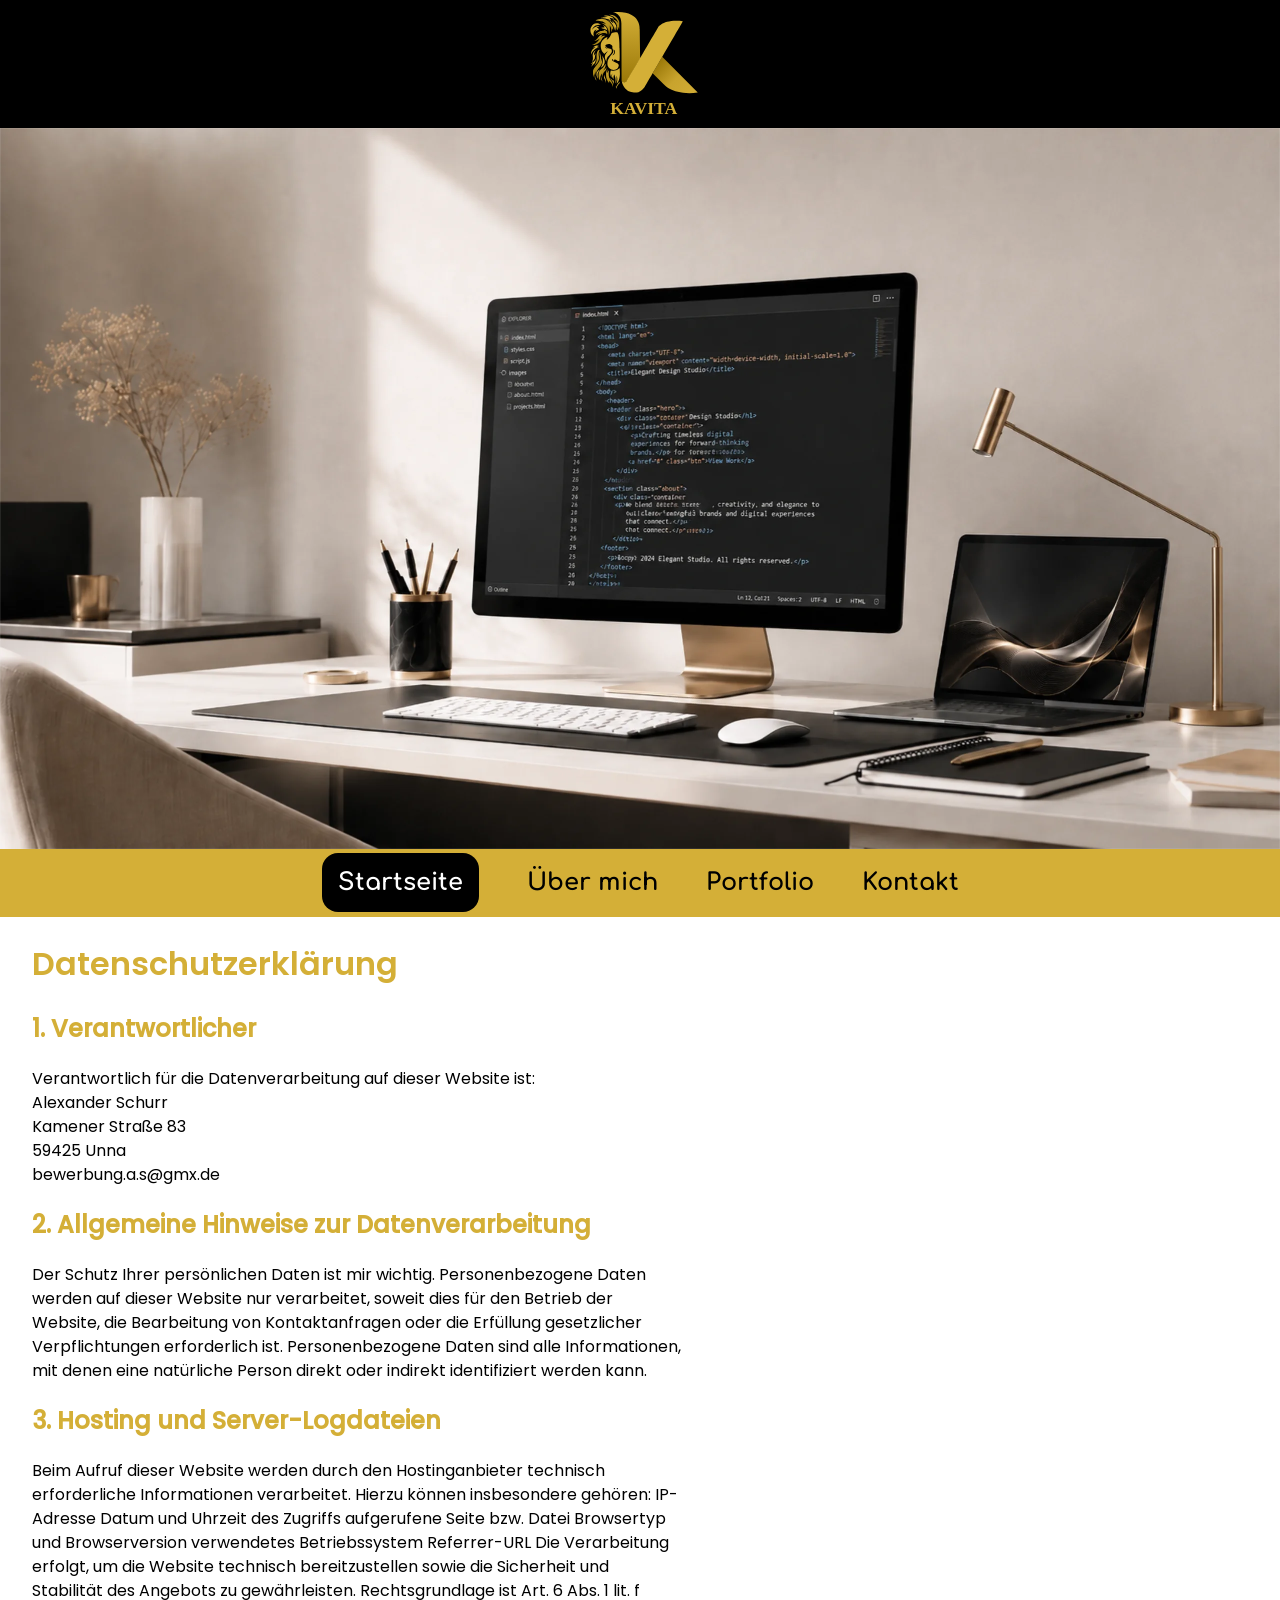
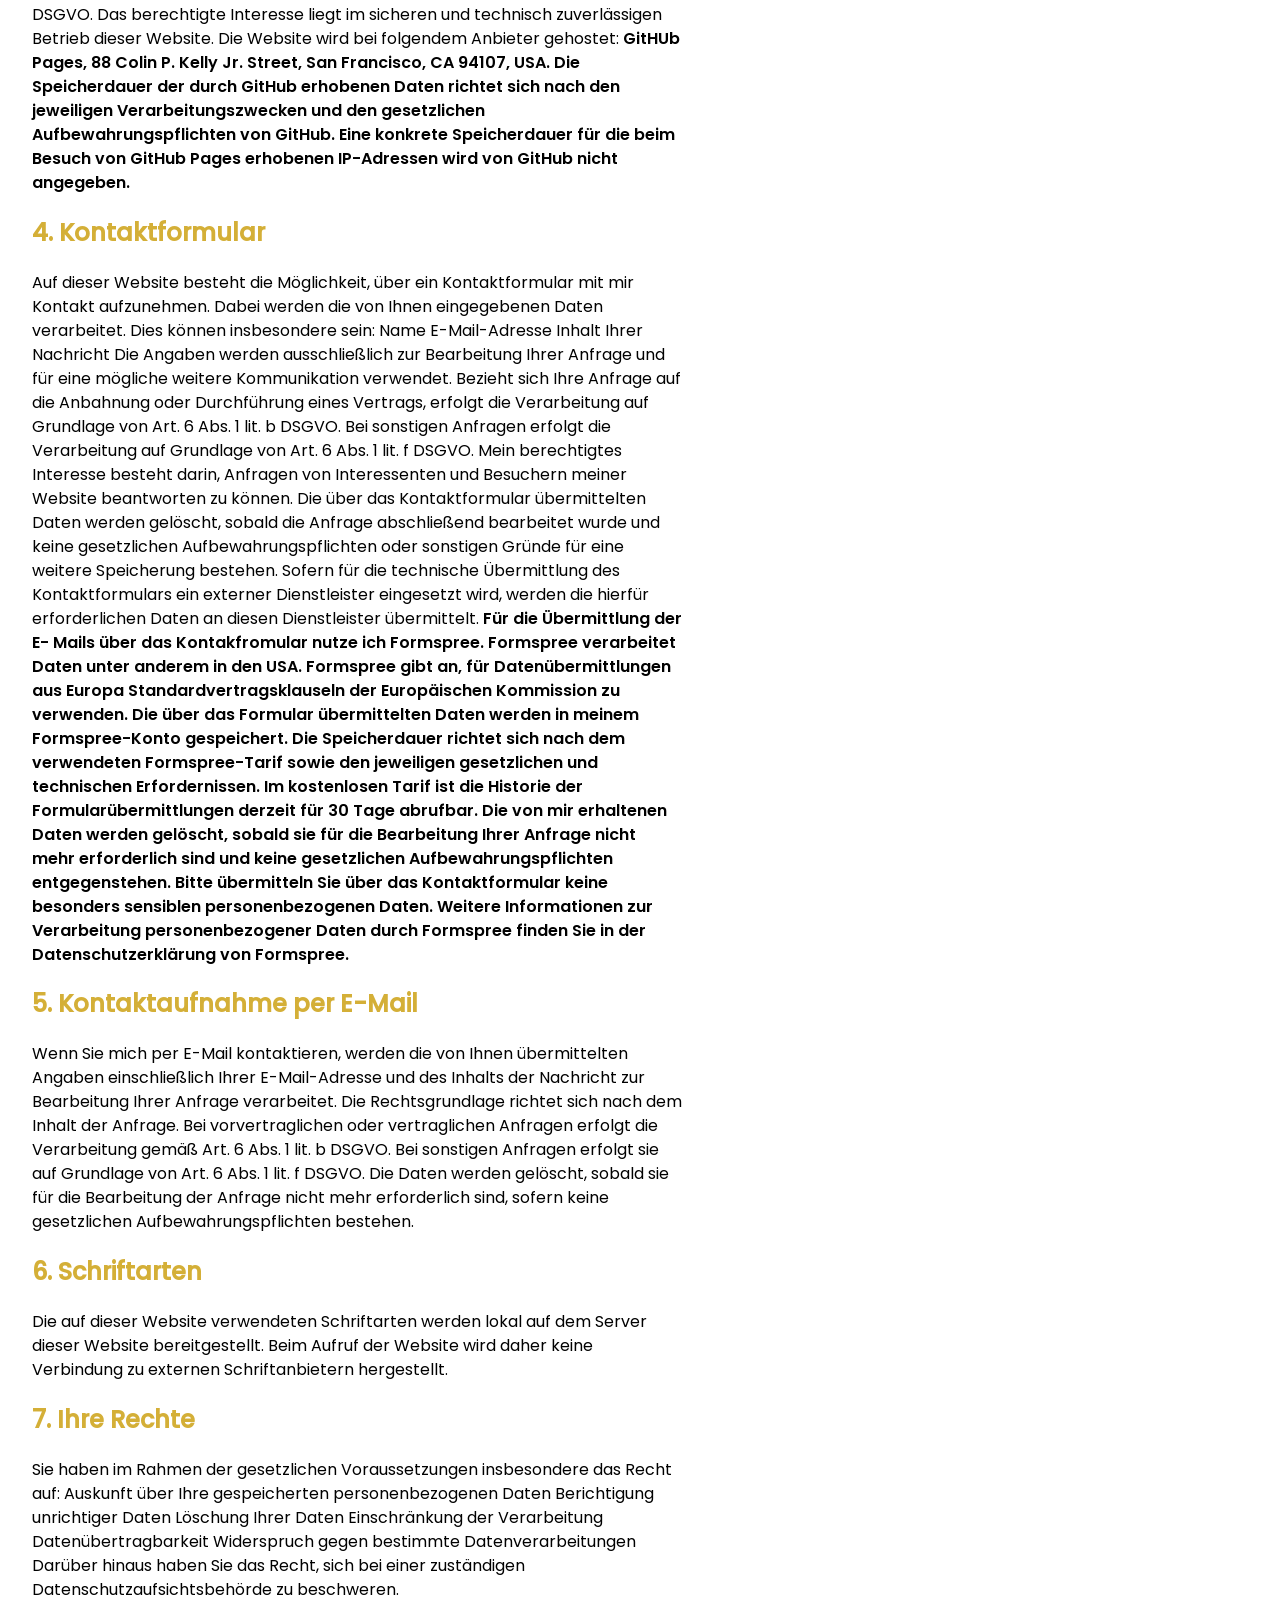
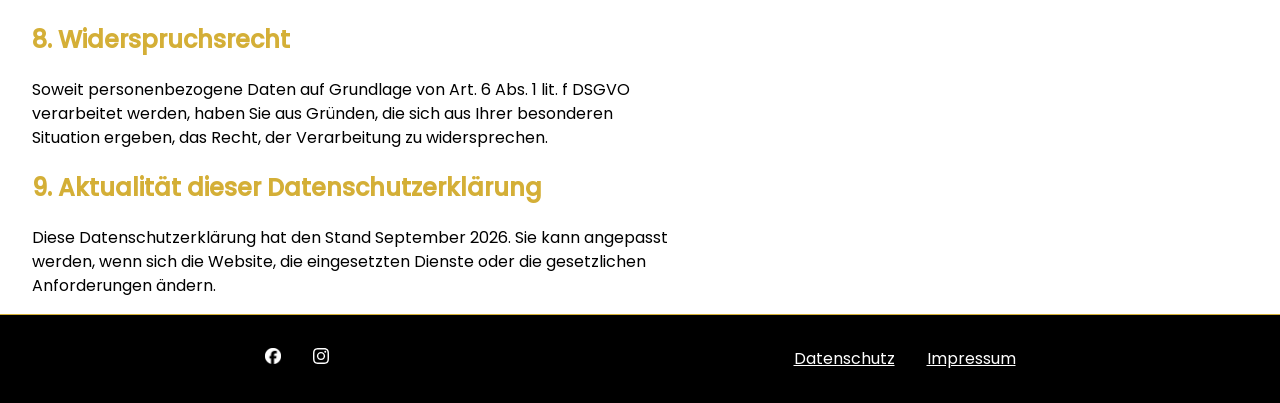
<file: html/datenschutz.html>
<!DOCTYPE html>
<html lang="de">

<head>
    <meta charset="UTF-8">
    <meta name="viewport" content="width=device-width, initial-scale=1.0">
    <link rel="stylesheet" href="../css/base.css">
    <link rel="stylesheet" href="../css/style.css">
    <link rel="stylesheet" href="../css/tablet.css">
    <link rel="stylesheet" href="../css/laptop.css">
    <link rel="icon" type="image/svg" href="../favicon/favicon.svg">
    <script src="../javascript/script.js" defer></script>
    <title>Kavita</title>
</head>

<body>

    <div class="head__background bg__neutral--200">
        <a href="index.html#home">
            <img class="logo" src="../logo/Logo_gold.svg" alt="Kavita Logo"></a>
        <button id="navbar__toggle" class="burger__button" popovertarget="navbar">
            <img class="burger__icon" src="../icons/burger__icon.svg" alt="menu open">
        </button>
    </div>

    <img class="hero__image" src="../images/titelbild.webp" alt="Arbeitsplatz mit Laptop und Notizbuch">

    <header class="header">

        <nav id="navbar" class="navbar" popover>
            <button class="close__button" popovertarget="navbar">
                <img class="close__icon" src="../icons/close__icon.svg" alt="menu close">
            </button>
            <ul class="navbar__list">
                <li><a class="current" href="index.html#home">Startseite</a></li>
                <li><a href="uebermich.html#uebermich">Über mich</a></li>
                <li><a href="portfolio.html#portfolio">Portfolio</a></li>
                <li><a href="kontakt.html#contact">Kontakt</a></li>
            </ul>
        </nav>

    </header>

    <main>
        <section id="datenschutz" class="datenschutz">
            <div class="margin">
                <h1 class="ft__semibold fs__xl">Datenschutzerklärung</h1>
                <h2 class="ft__med">1. Verantwortlicher</h2>
                <p>Verantwortlich für die Datenverarbeitung auf dieser Website ist:<br>
                    Alexander Schurr<br>Kamener Straße 83<br>59425 Unna<br>bewerbung.a.s@gmx.de</p>
                <h2 class="ft__med">2. Allgemeine Hinweise zur Datenverarbeitung</h2>
                <p>
                    Der Schutz Ihrer persönlichen Daten ist mir wichtig. Personenbezogene Daten werden auf dieser
                    Website
                    nur verarbeitet, soweit dies für den Betrieb der Website, die Bearbeitung von Kontaktanfragen oder
                    die
                    Erfüllung gesetzlicher Verpflichtungen erforderlich ist.
                    Personenbezogene Daten sind alle Informationen, mit denen eine natürliche Person direkt oder
                    indirekt
                    identifiziert werden kann.
                </p>
                <h2 class="ft__med">3. Hosting und Server-Logdateien</h2>
                <p>
                    Beim Aufruf dieser Website werden durch den Hostinganbieter technisch erforderliche Informationen
                    verarbeitet. Hierzu können insbesondere gehören:
                    IP-Adresse
                    Datum und Uhrzeit des Zugriffs
                    aufgerufene Seite bzw. Datei
                    Browsertyp und Browserversion
                    verwendetes Betriebssystem
                    Referrer-URL
                    Die Verarbeitung erfolgt, um die Website technisch bereitzustellen sowie die Sicherheit und
                    Stabilität
                    des Angebots zu gewährleisten.
                    Rechtsgrundlage ist Art. 6 Abs. 1 lit. f DSGVO. Das berechtigte Interesse liegt im sicheren und
                    technisch zuverlässigen Betrieb dieser Website.
                    Die Website wird bei folgendem Anbieter gehostet:
                    <span class="privacy__mark">GitHUb Pages, 88 Colin P. Kelly Jr. Street, San Francisco, CA 94107,
                        USA.</span>
                    
                   <span class="privacy__mark">Die Speicherdauer der durch GitHub
                        erhobenen Daten richtet sich nach den jeweiligen Verarbeitungszwecken und den gesetzlichen
                        Aufbewahrungspflichten von GitHub. Eine konkrete Speicherdauer für die beim Besuch von GitHub
                        Pages erhobenen IP-Adressen wird von GitHub nicht angegeben.</span>
                    
                </p>
                <h2 class="ft__med">4. Kontaktformular</h2>
                <p>
                    Auf dieser Website besteht die Möglichkeit, über ein Kontaktformular mit mir Kontakt aufzunehmen.
                    Dabei werden die von Ihnen eingegebenen Daten verarbeitet. Dies können insbesondere sein:
                    Name
                    E-Mail-Adresse
                    Inhalt Ihrer Nachricht
                    Die Angaben werden ausschließlich zur Bearbeitung Ihrer Anfrage und für eine mögliche weitere
                    Kommunikation verwendet.
                    Bezieht sich Ihre Anfrage auf die Anbahnung oder Durchführung eines Vertrags, erfolgt die
                    Verarbeitung
                    auf Grundlage von Art. 6 Abs. 1 lit. b DSGVO.
                    Bei sonstigen Anfragen erfolgt die Verarbeitung auf Grundlage von Art. 6 Abs. 1 lit. f DSGVO. Mein
                    berechtigtes Interesse besteht darin, Anfragen von Interessenten und Besuchern meiner Website
                    beantworten zu können.
                    Die über das Kontaktformular übermittelten Daten werden gelöscht, sobald die Anfrage abschließend
                    bearbeitet wurde und keine gesetzlichen Aufbewahrungspflichten oder sonstigen Gründe für eine
                    weitere
                    Speicherung bestehen.
                    Sofern für die technische Übermittlung des Kontaktformulars ein externer Dienstleister eingesetzt
                    wird,
                    werden die hierfür erforderlichen Daten an diesen Dienstleister übermittelt.
                    <span class="privacy__mark">
                        Für die Übermittlung der E- Mails über das Kontakfromular nutze ich Formspree.
                        Formspree verarbeitet Daten unter anderem in den USA. Formspree gibt an, für Datenübermittlungen
                        aus
                        Europa Standardvertragsklauseln der Europäischen Kommission zu verwenden.

                        Die über das Formular übermittelten Daten werden in meinem Formspree-Konto gespeichert. Die
                        Speicherdauer richtet sich nach dem verwendeten Formspree-Tarif sowie den jeweiligen
                        gesetzlichen und technischen Erfordernissen. Im kostenlosen Tarif ist die Historie der
                        Formularübermittlungen derzeit für 30 Tage abrufbar.

                        Die von mir erhaltenen Daten werden gelöscht, sobald sie für die Bearbeitung Ihrer Anfrage nicht
                        mehr erforderlich sind und keine gesetzlichen Aufbewahrungspflichten entgegenstehen.

                        Bitte übermitteln Sie über das Kontaktformular keine besonders sensiblen personenbezogenen
                        Daten.

                        Weitere Informationen zur Verarbeitung personenbezogener Daten durch Formspree finden Sie in der
                        Datenschutzerklärung von Formspree.
                    </span>
                </p>

                <h2 class="ft__med">5. Kontaktaufnahme per E-Mail</h2>
                <p>
                    Wenn Sie mich per E-Mail kontaktieren, werden die von Ihnen übermittelten Angaben einschließlich
                    Ihrer
                    E-Mail-Adresse und des Inhalts der Nachricht zur Bearbeitung Ihrer Anfrage verarbeitet.
                    Die Rechtsgrundlage richtet sich nach dem Inhalt der Anfrage.
                    Bei vorvertraglichen oder vertraglichen Anfragen erfolgt die Verarbeitung gemäß Art. 6 Abs. 1 lit. b
                    DSGVO. Bei sonstigen Anfragen erfolgt sie auf Grundlage von Art. 6 Abs. 1 lit. f DSGVO.
                    Die Daten werden gelöscht, sobald sie für die Bearbeitung der Anfrage nicht mehr erforderlich sind,
                    sofern keine gesetzlichen Aufbewahrungspflichten bestehen.
                </p>

                <h2 class="ft__med">6. Schriftarten</h2>
                <p>
                    Die auf dieser Website verwendeten Schriftarten werden lokal auf dem Server dieser Website
                    bereitgestellt.
                    Beim Aufruf der Website wird daher keine Verbindung zu externen Schriftanbietern hergestellt.
                </p>
                <h2 class="ft__med">7. Ihre Rechte</h2>
                <p>
                    Sie haben im Rahmen der gesetzlichen Voraussetzungen insbesondere das Recht auf:
                    Auskunft über Ihre gespeicherten personenbezogenen Daten
                    Berichtigung unrichtiger Daten
                    Löschung Ihrer Daten
                    Einschränkung der Verarbeitung
                    Datenübertragbarkeit
                    Widerspruch gegen bestimmte Datenverarbeitungen
                    Darüber hinaus haben Sie das Recht, sich bei einer zuständigen Datenschutzaufsichtsbehörde zu
                    beschweren.
                </p>
                <h2 class="ft__med">8. Widerspruchsrecht</h2>
                <p>
                    Soweit personenbezogene Daten auf Grundlage von Art. 6 Abs. 1 lit. f DSGVO verarbeitet werden, haben
                    Sie
                    aus Gründen, die sich aus Ihrer besonderen Situation ergeben, das Recht, der Verarbeitung zu
                    widersprechen.
                </p>
                <h2 class="ft__med">9. Aktualität dieser Datenschutzerklärung</h2>
                <p>
                    Diese Datenschutzerklärung hat den Stand September 2026.
                    Sie kann angepasst werden, wenn sich die Website, die eingesetzten Dienste oder die gesetzlichen
                    Anforderungen ändern.
                </p>
            </div>
        </section>

    </main>
    <footer class="bg__neutral--200">
        <div class="footer__content">

            <div class="footer__content--social margin">
                <a href="https://www.facebook.com/?locale=de_DE" target="_blank">
                    <img class="social__icons" src="../icons/facebook.png" alt="Facebook">
                </a>

                <a href="https://www.instagram.com/aleckz_kavita/" target="_blank">
                    <img class="social__icons" src="../icons/instagram.svg" alt="Instagram">
                </a>
            </div>

            <div class="footer__content--privacy margin">
                <a href="datenschutz.html#datenschutz">Datenschutz</a>
                <a href="impressum.html#impressum">Impressum</a>
            </div>

        </div>
    </footer>
    </footer>
</body>

</html>
</file>
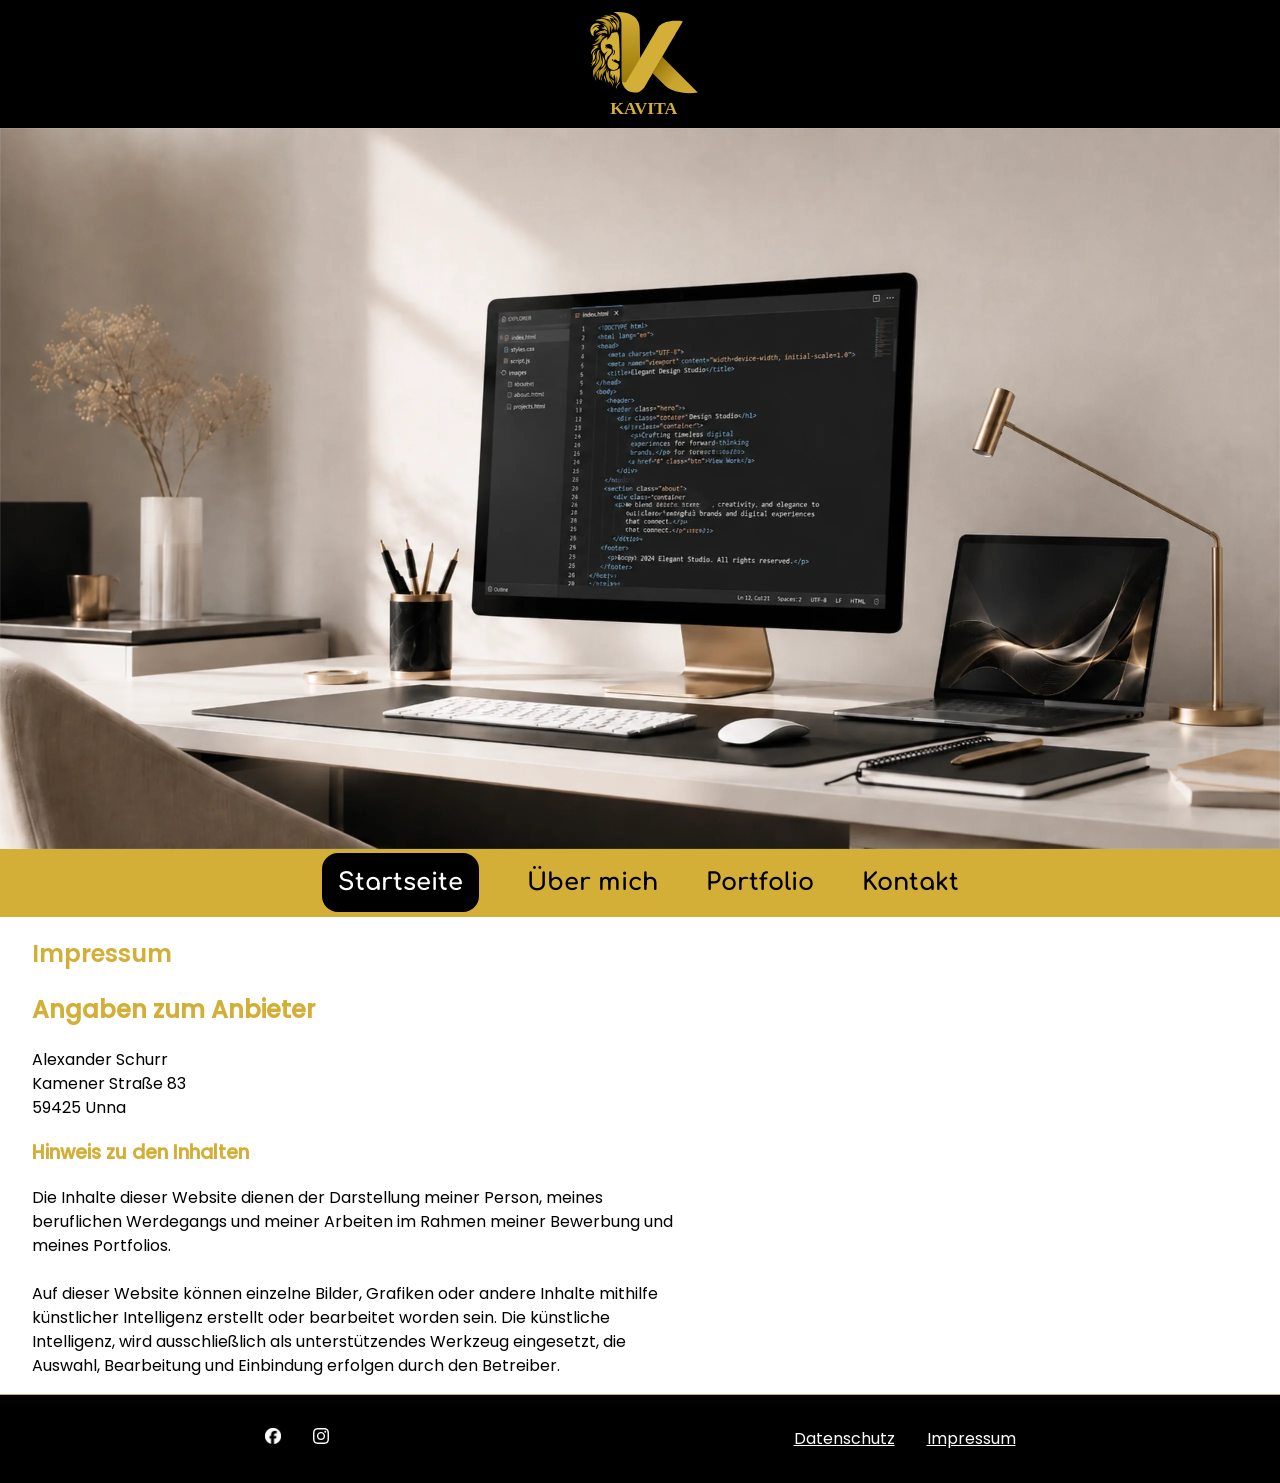
<file: html/impressum.html>
<!DOCTYPE html>
<html lang="de">

<head>
    <meta charset="UTF-8">
    <meta name="viewport" content="width=device-width, initial-scale=1.0">
    <link rel="stylesheet" href="../css/base.css">
    <link rel="stylesheet" href="../css/style.css">
    <link rel="stylesheet" href="../css/tablet.css">
    <link rel="stylesheet" href="../css/laptop.css">
    <link rel="icon" type="image/svg" href="../favicon/favicon.svg">
    <script src="../javascript/script.js" defer></script>
    <title>Kavita</title>
</head>

<body>

    <div class="head__background bg__neutral--200">
        <a href="index.html#home">
            <img class="logo" src="../logo/Logo_gold.svg" alt="Kavita Logo"></a>
        <button id="navbar__toggle" class="burger__button" popovertarget="navbar">
            <img class="burger__icon" src="../icons/burger__icon.svg" alt="menu open">
        </button>
    </div>

    <img class="hero__image" src="../images/titelbild.webp" alt="Arbeitsplatz mit Laptop und Notizbuch">

    <header class="header">

        <nav id="navbar" class="navbar" popover>
            <button class="close__button" popovertarget="navbar">
                <img class="close__icon" src="../icons/close__icon.svg" alt="menu close">
            </button>
            <ul class="navbar__list">
                <li><a class="current" href="index.html#home">Startseite</a></li>
                <li><a href="uebermich.html#uebermich">Über mich</a></li>
                <li><a href="portfolio.html#portfolio">Portfolio</a></li>
                <li><a href="kontakt.html#contact">Kontakt</a></li>
            </ul>
        </nav>

    </header>

    <main>
        <section id="impressum" class="impressum">
            <div class="impressum__wrapper margin">
                <h1 class="ft__semibold fc__primary">Impressum</h1>
                <div>
                    <h2 class="ft__med fc__primary">Angaben zum Anbieter</h2>
                    <p>
                        Alexander Schurr<br>
                        Kamener Straße 83<br>
                        59425 Unna<br>
                    </p>

                    <h3 class="ft__med fc__primary">Hinweis zu den Inhalten</h3>
                    <p>
                        Die Inhalte dieser Website dienen der Darstellung meiner Person,
                        meines beruflichen Werdegangs und meiner Arbeiten im Rahmen meiner
                        Bewerbung und meines Portfolios.<br>
                        <br>
                        Auf dieser Website können einzelne Bilder, Grafiken oder andere Inhalte mithilfe künstlicher
                        Intelligenz erstellt oder bearbeitet worden sein. Die künstliche Intelligenz, wird ausschließlich als unterstützendes
                        Werkzeug eingesetzt, die Auswahl, Bearbeitung und Einbindung erfolgen durch den Betreiber.
                    </p>
                </div>
            </div>
        </section>


    </main>
    <footer class="bg__neutral--200">
        <div class="footer__content">

            <div class="footer__content--social margin">
                <a href="https://www.facebook.com/?locale=de_DE" target="_blank">
                    <img class="social__icons" src="../icons/facebook.png" alt="Facebook">
                </a>

                <a href="https://www.instagram.com/aleckz_kavita/" target="_blank">
                    <img class="social__icons" src="../icons/instagram.svg" alt="Instagram">
                </a>
            </div>

            <div class="footer__content--privacy margin">
                <a href="datenschutz.html#datenschutz">Datenschutz</a>
                <a href="impressum.html#impressum">Impressum</a>
            </div>

        </div>
    </footer>
    </footer>
</body>

</html>
</file>
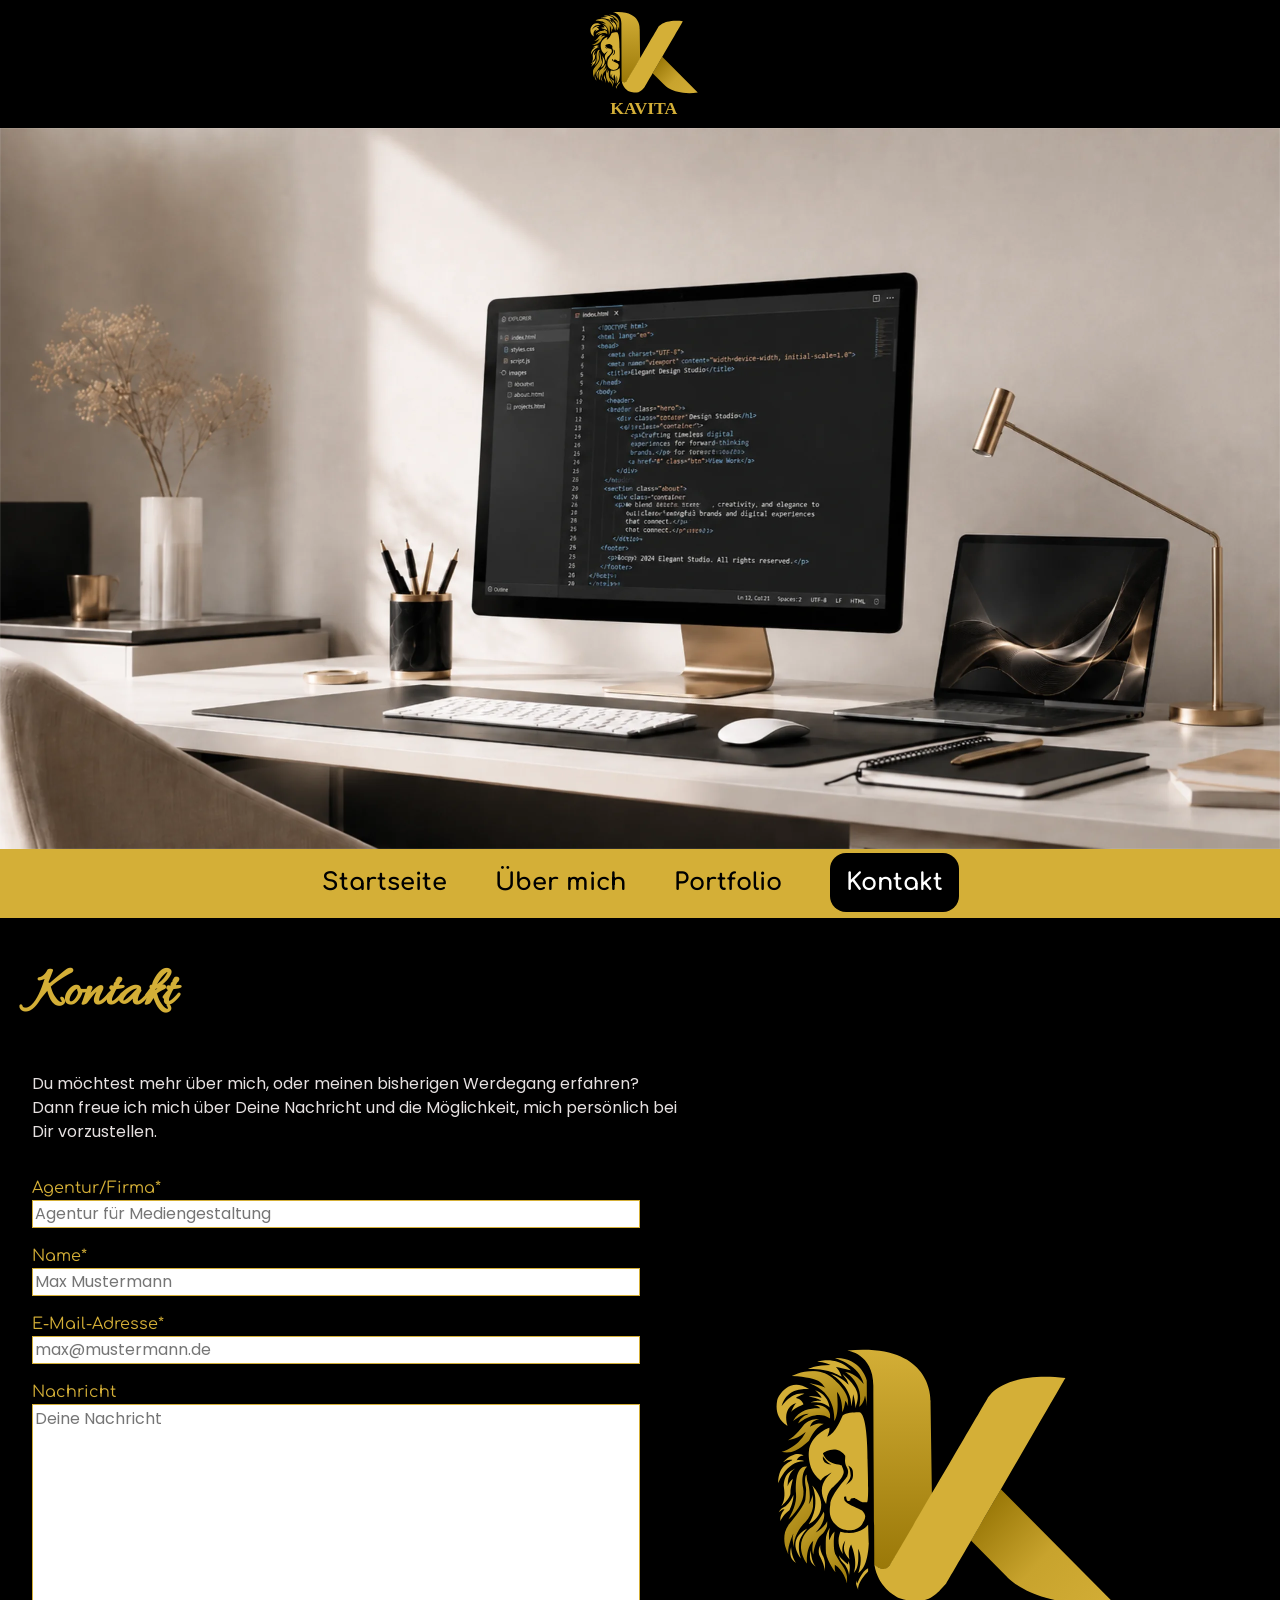
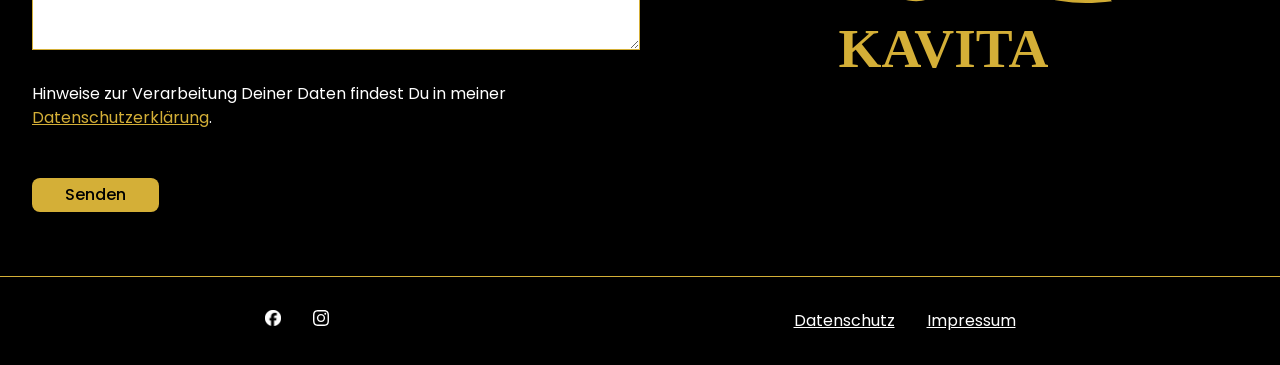
<file: html/kontakt.html>
<!DOCTYPE html>
<html lang="de">

<head>
    <meta charset="UTF-8">
    <meta name="viewport" content="width=device-width, initial-scale=1.0">
    <link rel="stylesheet" href="../css/base.css">
    <link rel="stylesheet" href="../css/style.css">
    <link rel="stylesheet" href="../css/tablet.css">
    <link rel="stylesheet" href="../css/laptop.css">
    <link rel="icon" type="image/svg" href="../favicon/favicon.svg">
    <script src="../javascript/script.js" defer></script>
    <title>Kavita</title>
</head>

<body>

    <div class="head__background bg__neutral--200">
        <a href="index.html#home">
            <img class="logo" src="../logo/Logo_gold.svg" alt="Kavita Logo">
        </a>
        <button id="navbar__toggle" class="burger__button" popovertarget="navbar">
            <img class="burger__icon" src="../icons/burger__icon.svg" alt="menu open">
        </button>
    </div>
<img class="hero__image" src="../images/titelbild.webp" alt="Arbeitsplatz mit Laptop und Notizbuch">

    <header class="header">

        <header class="header">

        <nav id="navbar" class="navbar" popover>
            <button class="close__button" popovertarget="navbar">
                <img class="close__icon" src="../icons/close__icon.svg" alt="menu close">
            </button>
            <ul class="navbar__list">
                <li><a href="index.html#home">Startseite</a></li>
                <li><a href="uebermich.html#uebermich">Über mich</a></li>
                <li><a href="portfolio.html#portfolio">Portfolio</a></li>
                <li><a class="current" href="kontakt.html#contact">Kontakt</a></li>
            </ul>
        </nav>

    </header>

    </header>

    <main>
        <section id="contact">
            <div class="contact__wrapper bg__neutral--200">
                <div class="margin">
                    <h2 class="  fs__xxxl">Kontakt</h2>
                    <div class="contact__content">
                        <p class="contact__content--text fc__neutral">
                            Du möchtest mehr über mich, oder meinen bisherigen Werdegang erfahren?
                            Dann freue ich mich über Deine Nachricht und die Möglichkeit, mich persönlich bei Dir
                            vorzustellen.
                        </p>
                        <div class="contact__form--grid">
                            <div class="form__wrapper">
                                <form action="https://formspree.io/f/mgavpbgq" method="post" class="contact__form">
                                    <div class="formfield">
                                        <label for="agency">Agentur/Firma*</label>
                                        <input type="text" id="agency" name="agency" placeholder="Agentur für Mediengestaltung" required>
                                    </div>

                                    <div class="formfield">
                                        <label for="name">Name*</label>
                                        <input type="text" id="name" name="name" placeholder="Max Mustermann" required>
                                    </div>

                                    <div class="formfield ">
                                        <label for="email">E-Mail-Adresse*</label>
                                        <input type="email" id="email" name="email" placeholder="max@mustermann.de"
                                            required>
                                    </div>

                                    <div class="formfield">
                                        <label for="message">Nachricht</label>
                                        <textarea id="message" name="message" rows="10"
                                            placeholder="Deine Nachricht"></textarea>
                                    </div>

                                    <div class="formfield">
                                        <p class="contact__privacy">
                                            Hinweise zur Verarbeitung Deiner Daten findest Du in meiner
                                            <a class="fc__primary" href="datenschutz.html#datenschutz">Datenschutzerklärung</a>.
                                        </p>
                                    </div>

                                    <button type="submit" class="btn fs__m">Senden</button>
                                </form>
                            </div>

                            <div class="contact__info">
                                <a href="../html/index.html#home">
                                <img class="contact__logo padding" src="../logo/Logo_gold.svg"
                                    alt="Kavita Logo">
                                    </a>
                            </div>
                        </div>
                    </div>
                </div>
            </div>
        </section>
    </main>
    <footer class="bg__neutral--200">
        <div class="footer__content">
            
            <div class="footer__content--social margin">
                <a href="https://www.facebook.com/?locale=de_DE" target="_blank">
                    <img class="social__icons" src="../icons/facebook.png" alt="Facebook">
                </a>

                <a href="https://www.instagram.com/aleckz_kavita/" target="_blank">
                    <img class="social__icons" src="../icons/instagram.svg" alt="Instagram">
                </a>
            </div>

            <div class="footer__content--privacy margin">
                <a href="datenschutz.html#datenschutz">Datenschutz</a>
                <a href="impressum.html#impressum">Impressum</a>
            </div>

        </div>
</footer>
</body>

</html>
</file>
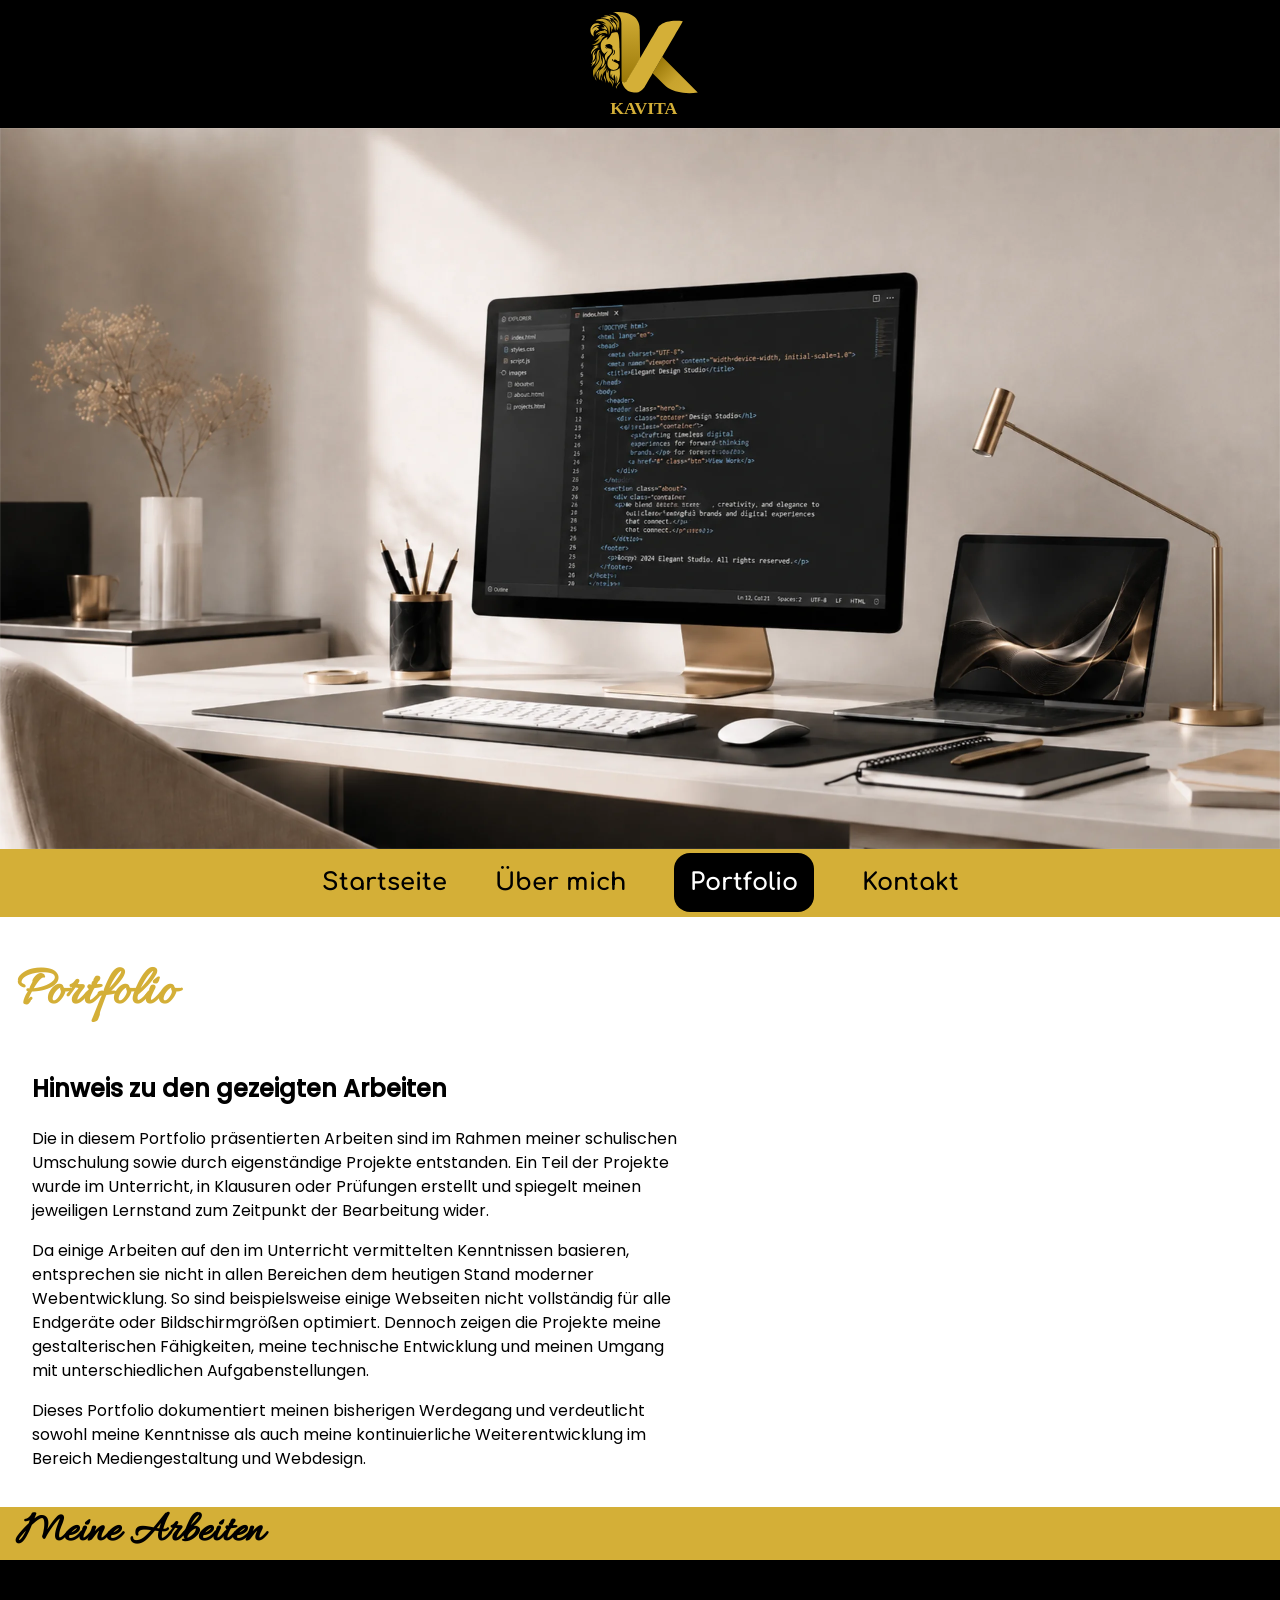
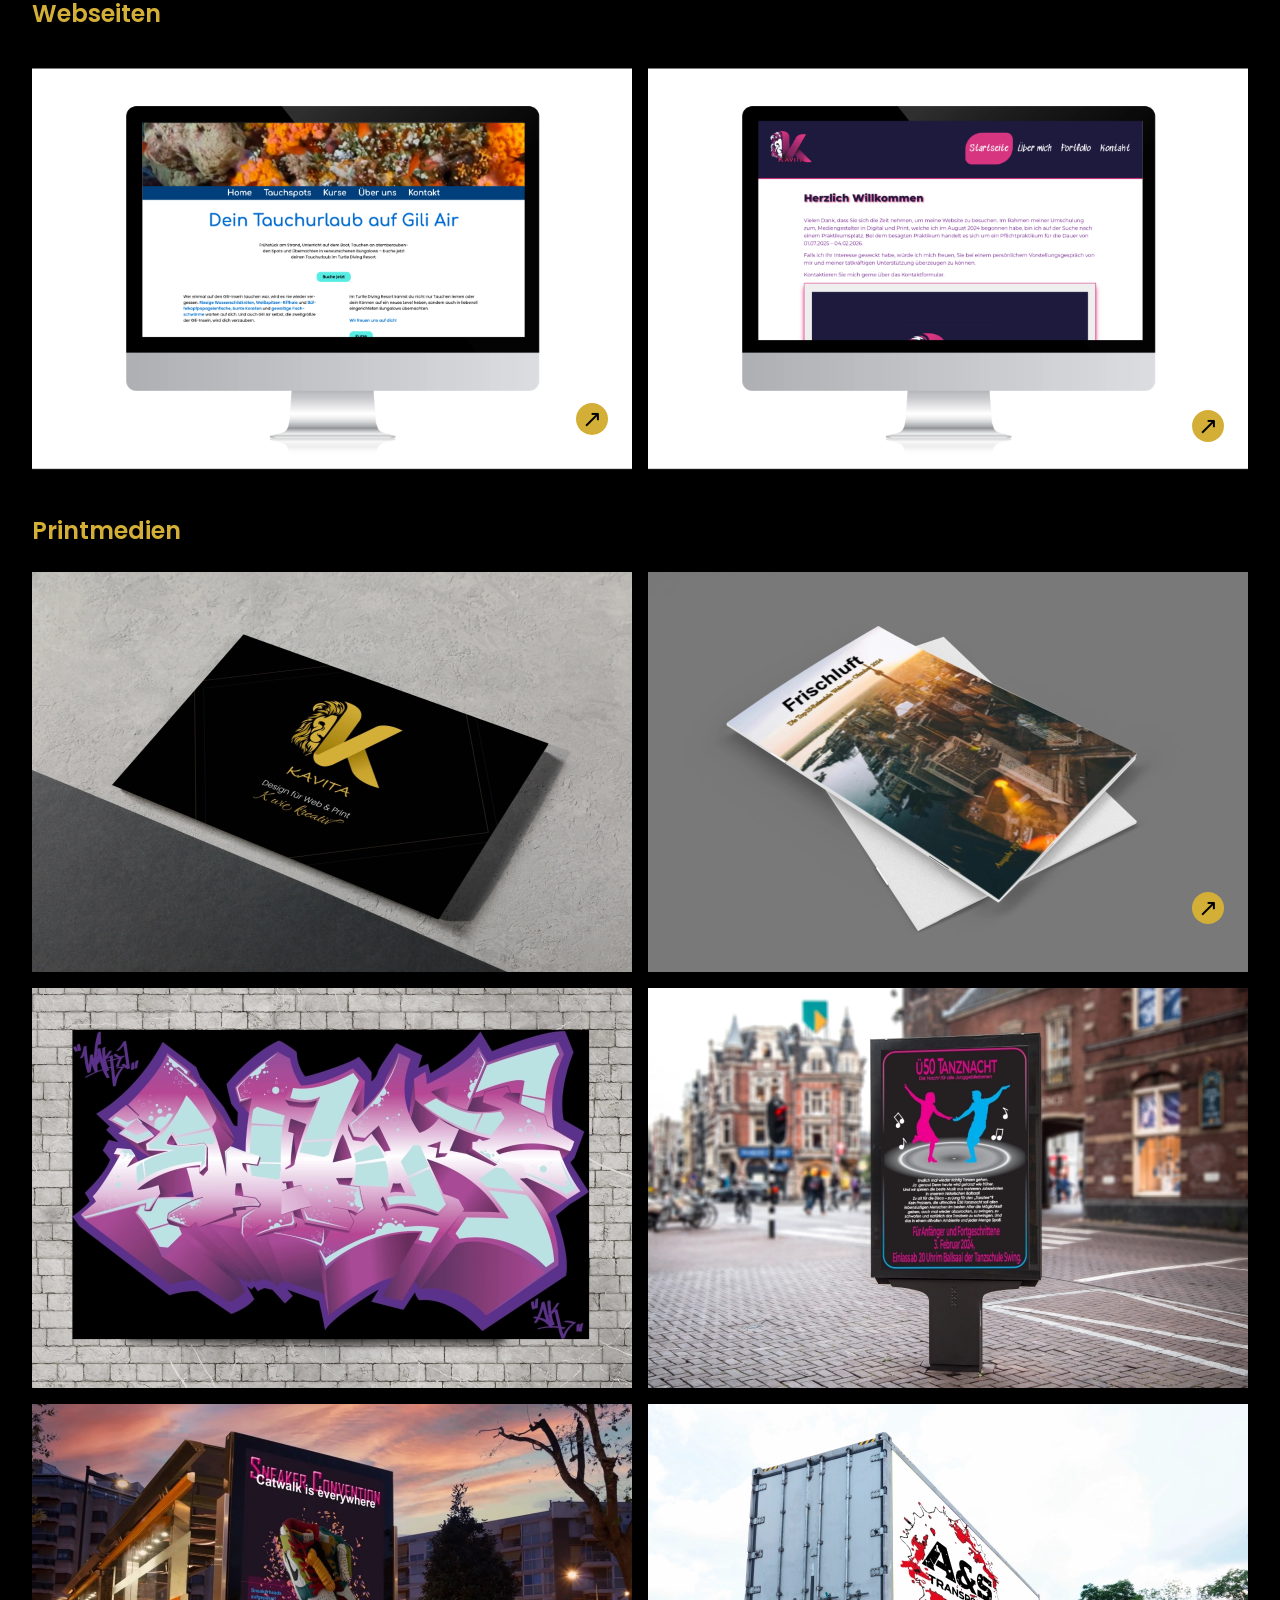
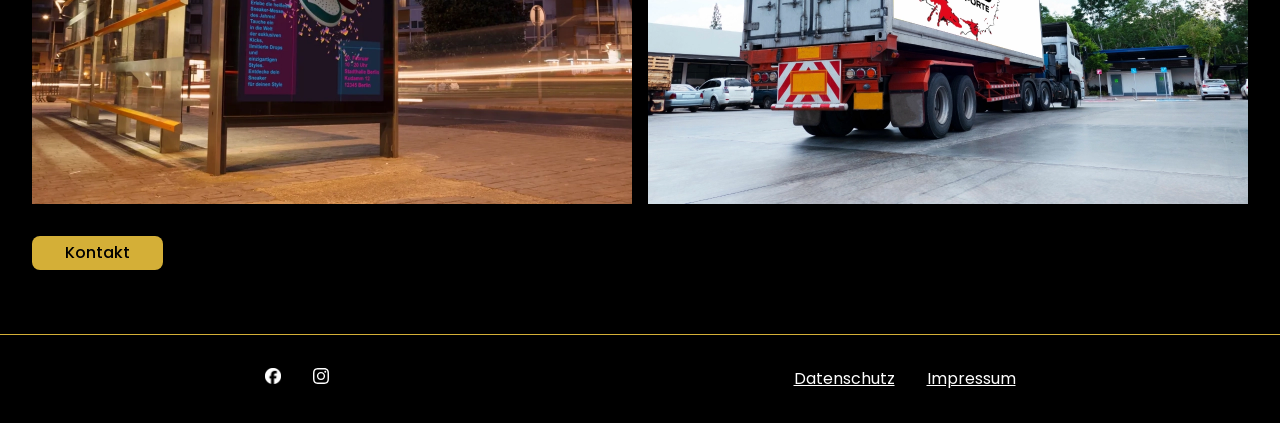
<file: html/portfolio.html>
<!DOCTYPE html>
<html lang="de">

<head>
    <meta charset="UTF-8">
    <meta name="viewport" content="width=device-width, initial-scale=1.0">
    <link rel="stylesheet" href="../css/base.css">
    <link rel="stylesheet" href="../css/style.css">
    <link rel="stylesheet" href="../css/tablet.css">
    <link rel="stylesheet" href="../css/laptop.css">
    <link rel="icon" type="image/svg" href="../favicon/favicon.svg">
    <script src="../javascript/script.js" defer></script>
    <title>Kavita</title>
</head>

<body>
    <div class="head__background bg__neutral--200">
        <a href="index.html#home">
            <img class="logo" src="../logo/Logo_gold.svg" alt="Kavita Logo">
        </a>
        <button id="navbar__toggle" class="burger__button" popovertarget="navbar">
            <img class="burger__icon" src="../icons/burger__icon.svg" alt="menu open">
        </button>
    </div>

<img class="hero__image" src="../images/titelbild.webp" alt="Arbeitsplatz mit Laptop und Notizbuch">

    <header class="header">

        <nav id="navbar" class="navbar" popover>
            <button class="close__button" popovertarget="navbar">
                <img class="close__icon" src="../icons/close__icon.svg" alt="menu close">
            </button>
            <ul class="navbar__list">
                <li><a href="index.html#home">Startseite</a></li>
                <li><a href="uebermich.html#uebermich">Über mich</a></li>
                <li><a class="current" href="portfolio.html#portfolio">Portfolio</a></li>
                <li><a href="kontakt.html#contact">Kontakt</a></li>
            </ul>
        </nav>

    </header>

    <main>
        <section id="portfolio" class="portfolio bg__neutral--100">
            <div class="wrapper__portfolio">
                <h1 class="portfolio__headline fs__xxxl fc__primary padding">Portfolio</h1>
                <div class="portfolio__content margin ">
                    <h2 class="portfolio__content--headline  fc__neutral--200 ft__med">Hinweis zu den gezeigten Arbeiten
                    </h2>
                    <div>
                        <p class="portfolio__content--text fc__neutral--200">
                            Die in diesem Portfolio präsentierten Arbeiten sind im Rahmen meiner schulischen Umschulung
                            sowie durch eigenständige Projekte entstanden. Ein Teil der Projekte wurde im Unterricht, in
                            Klausuren oder Prüfungen erstellt und spiegelt meinen jeweiligen Lernstand zum Zeitpunkt der
                            Bearbeitung wider.
                        </p>
                        <p class="portfolio__content--text fc__neutral--200">
                            Da einige Arbeiten auf den im Unterricht vermittelten Kenntnissen basieren, entsprechen sie
                            nicht in allen Bereichen dem heutigen Stand moderner Webentwicklung. So sind beispielsweise
                            einige Webseiten nicht vollständig für alle Endgeräte oder Bildschirmgrößen optimiert.
                            Dennoch zeigen die Projekte meine gestalterischen Fähigkeiten, meine technische Entwicklung
                            und meinen Umgang mit unterschiedlichen Aufgabenstellungen.
                        </p>
                        <p class="portfolio__content--text fc__neutral--200">
                            Dieses Portfolio dokumentiert meinen bisherigen Werdegang und verdeutlicht sowohl meine
                            Kenntnisse als auch meine kontinuierliche Weiterentwicklung im Bereich Mediengestaltung und
                            Webdesign.
                        </p>
                    </div>
                </div>
            </div>
        </section>
        <section class="portfolio__work">
            <div class="wrapper__portfolio--work bg__neutral--200">
                <h2 class="portfolio__work--headline fs__xxl fc__neutral--200 bg__primary padding">Meine Arbeiten</h2>
                <div class="portfolio__work--content margin">
                    <div class="portfolio__content--websites">
                        <h3 class="websites__content--headline fs__l fc__primary ft__semibold">Webseiten</h3>
                        <div class="websites__content">

                            <div class="portfolio__content--turtle">
                                <a href="../websites/turtle_diving_resort/html/index.html" target="_blank">
                                    <img class="image__turtle" src="../images/turtle.webp"
                                        alt="Vorschau der Turtle Diving Resort Webseite">
                                       <span class="image__hint">↗</span>
                                </a>
                            </div>

                            <div class="websites__content--kavita">
                                <a href="../websites/kavita__one/index.html" target="_blank">
                                    <img class="image__kavita" src="../images/kavita.webp"
                                        alt="Vorschau meiner Bewerbungswebseite">
                                        <span class="image__hint">↗</span>
                                </a>
                            </div>

                        </div>
                    </div>

                    <div class="portfolio__content--print bg__neutral--200">
                        <h3 class="print__content--headline fs__l fc__primary ft__semibold">Printmedien</h3>
                        <div class="content__print">
                            <div class="print__images--wrapper">
                                <img class="image__card" src="../images/card.webp"
                                    alt="Visitenkarte mit Logo und Slogan">
                            </div>

                            <div class="print__images--wrapper">
                                <a href="../pdf/frischluft.pdf" target="_blank">
                                    <img class="image__broschuere" src="../images/broschuere.webp"
                                        alt="Titelseite einer Broschüre">
                                    <span class="image__hint">↗</span>
                                </a>
                            </div>

                            <div class="print__images--wrapper">
                                <img class="print__content--image" src="../images/graffiti.webp"
                                    alt="Graffiti an einer Wand">
                            </div>

                            <div class="print__images--wrapper">
                                <img class="print__content--image" src="../images/u50.webp"
                                    alt=" Ein Flyer, für eine Ü 50 Tanzveranstaltung">
                            </div>

                            <div class="print__images--wrapper">
                                <img class="print__content--image" src="../images/sneakers.webp"
                                    alt="Ein Sneakerplakat für eine Sneakerconvension">
                            </div>
                            <div class="print__images--wrapper">
                                <img class="print__content--image" src="../images/truck.webp"
                                    alt="Ein Truck mit einem Logo">
                            </div>
                        </div>
                    </div>
                    <a class="btn button__portfolio fs__m" href="kontakt.html#contact">Kontakt</a>
                </div>
            </div>
        </section>
    </main>
   <footer class="bg__neutral--200">
        <div class="footer__content">
            
            <div class="footer__content--social margin">
               <a href="https://www.facebook.com/?locale=de_DE" target="_blank">
                    <img class="social__icons" src="../icons/facebook.png" alt="Facebook">
                </a>

                <a href="https://www.instagram.com/aleckz_kavita/" target="_blank">
                    <img class="social__icons" src="../icons/instagram.svg" alt="Instagram">
                </a>
            </div>

            <div class="footer__content--privacy margin">
                <a href="datenschutz.html#datenschutz">Datenschutz</a>
                <a href="impressum.html#impressum">Impressum</a>
            </div>

        </div>
</footer>
</body>

</html>
</file>
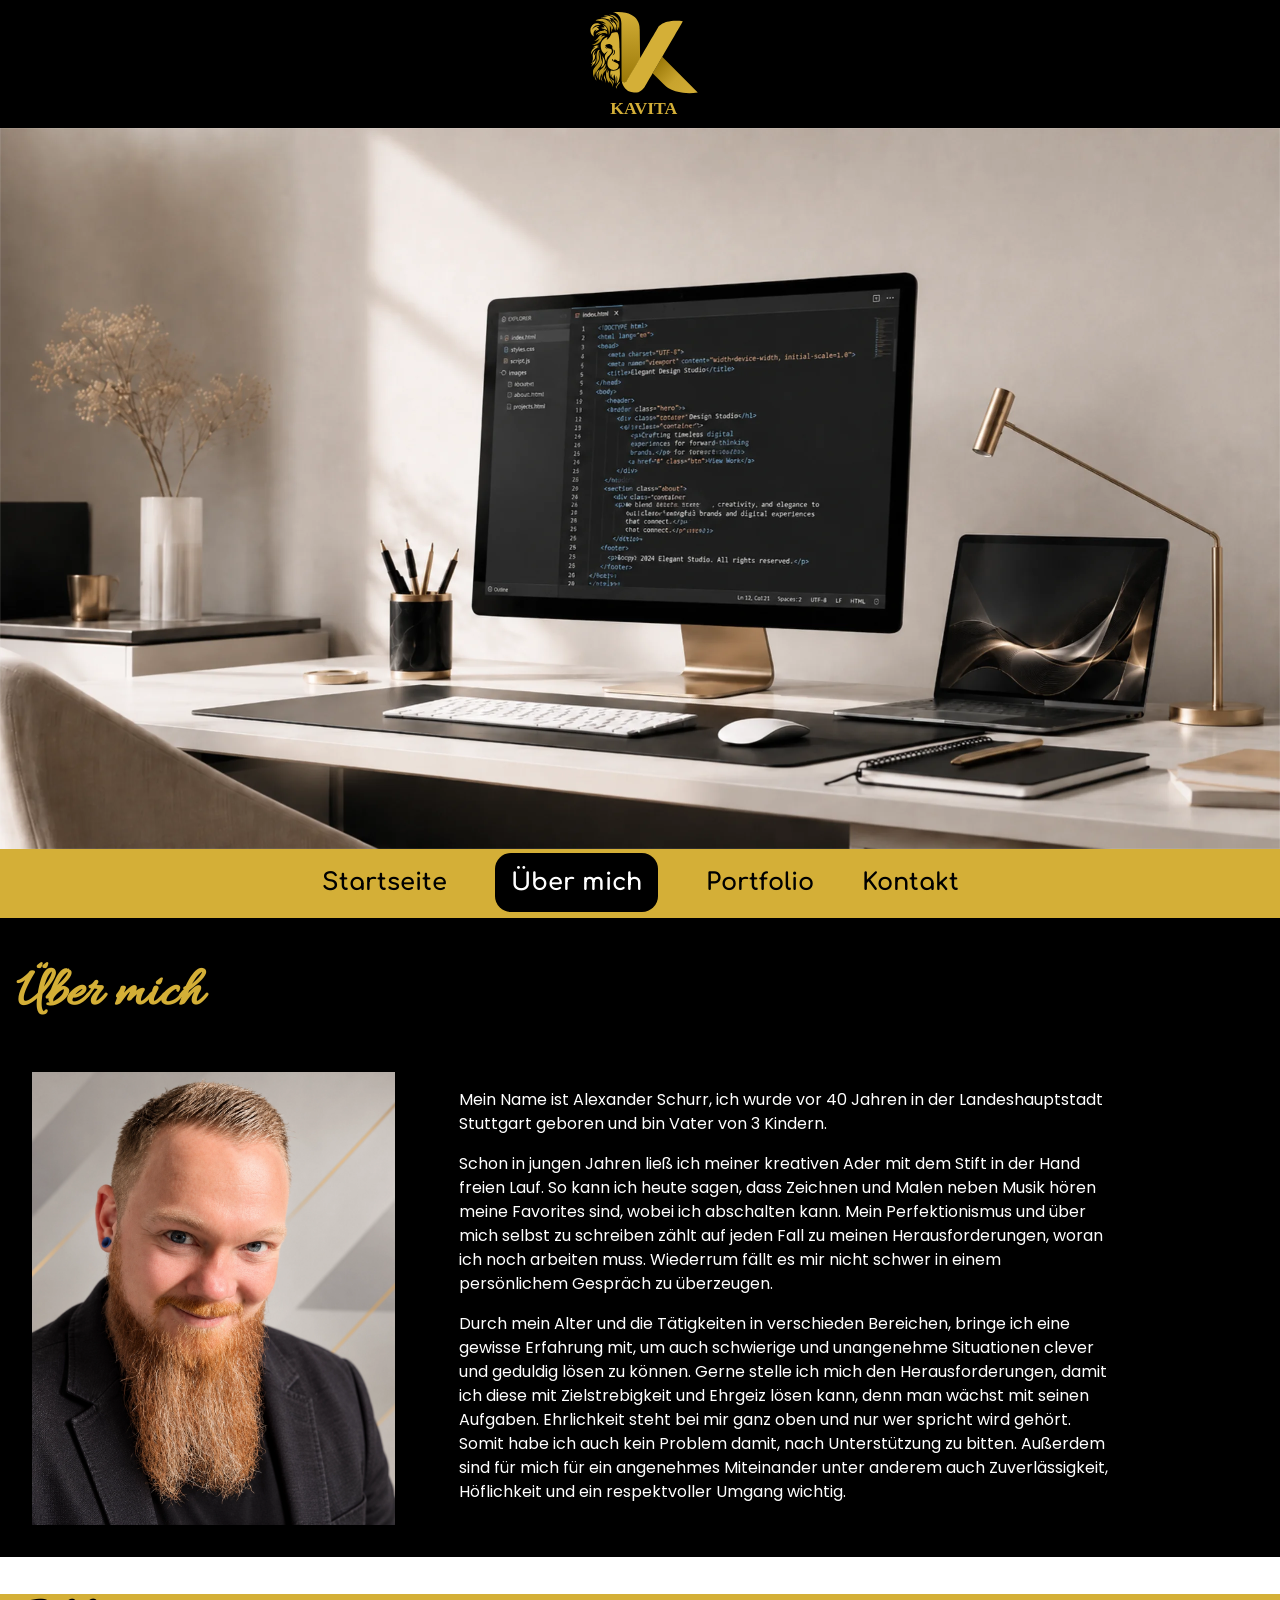
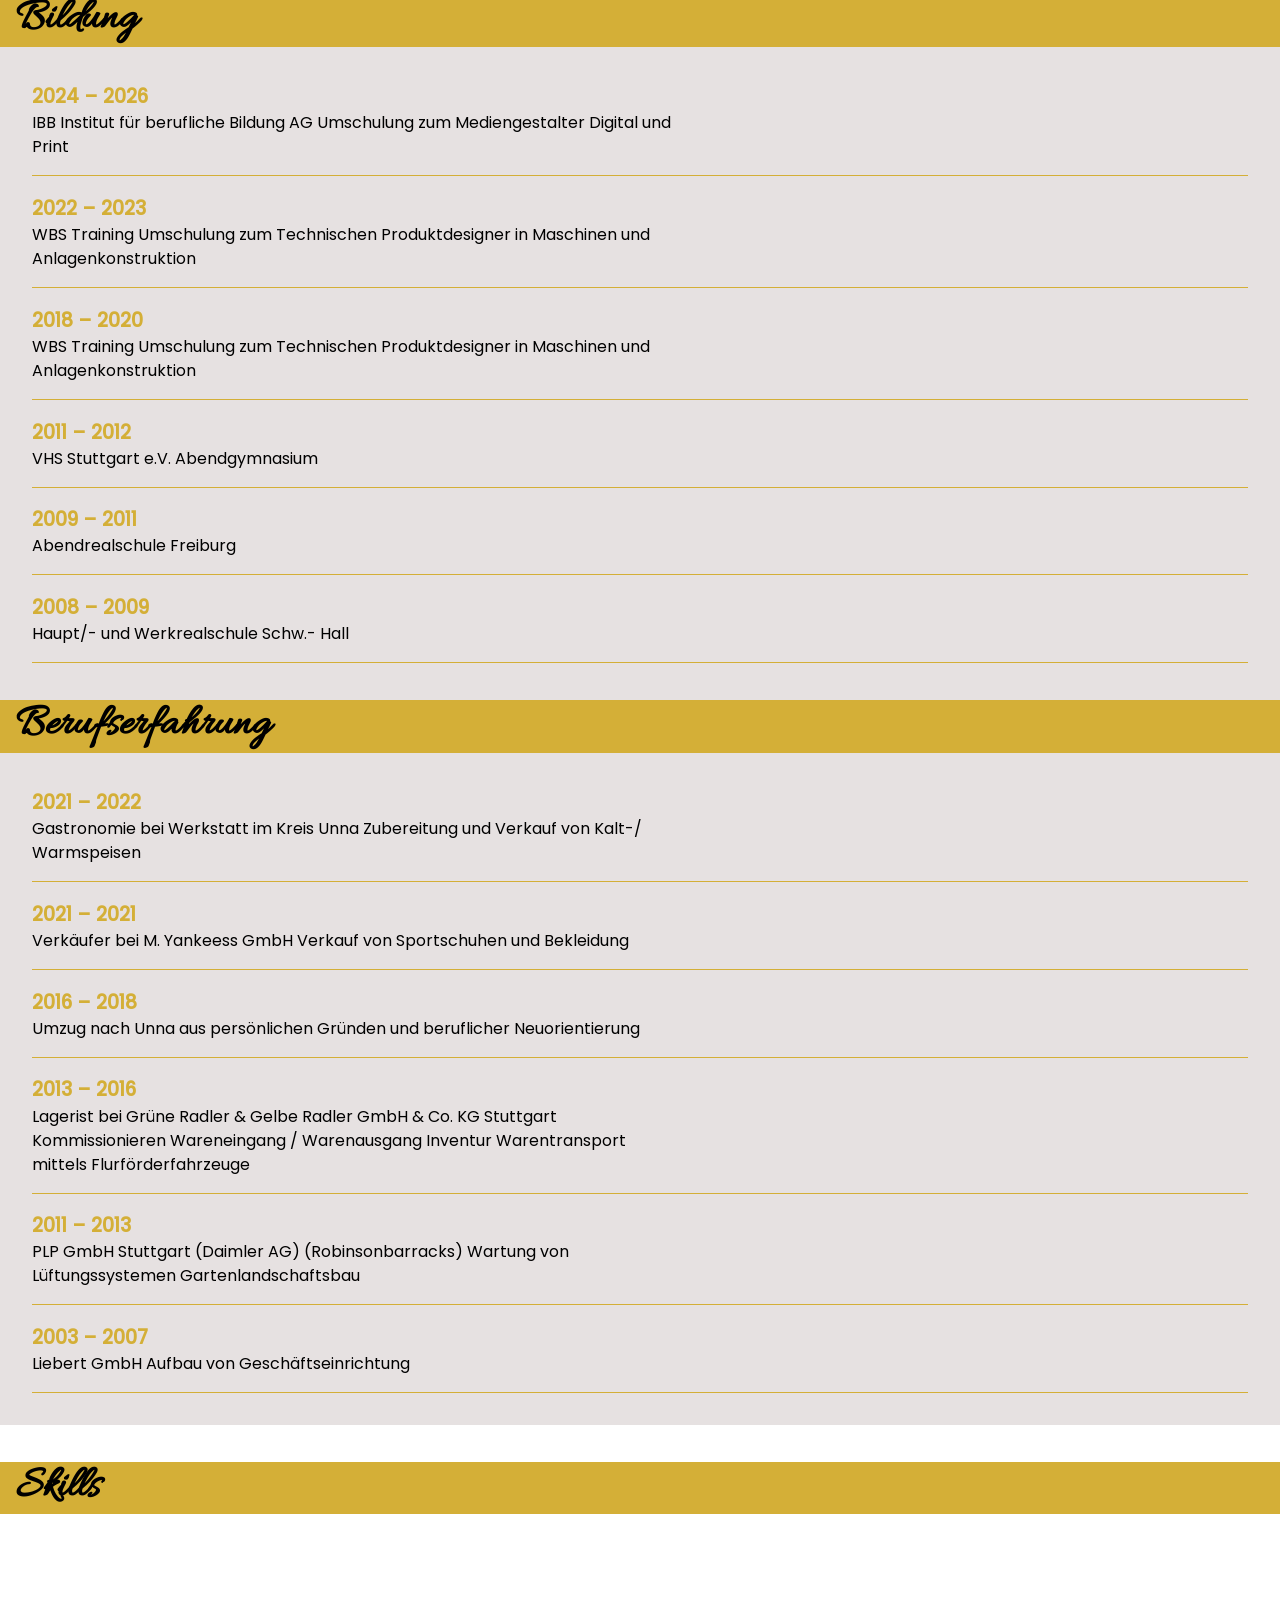
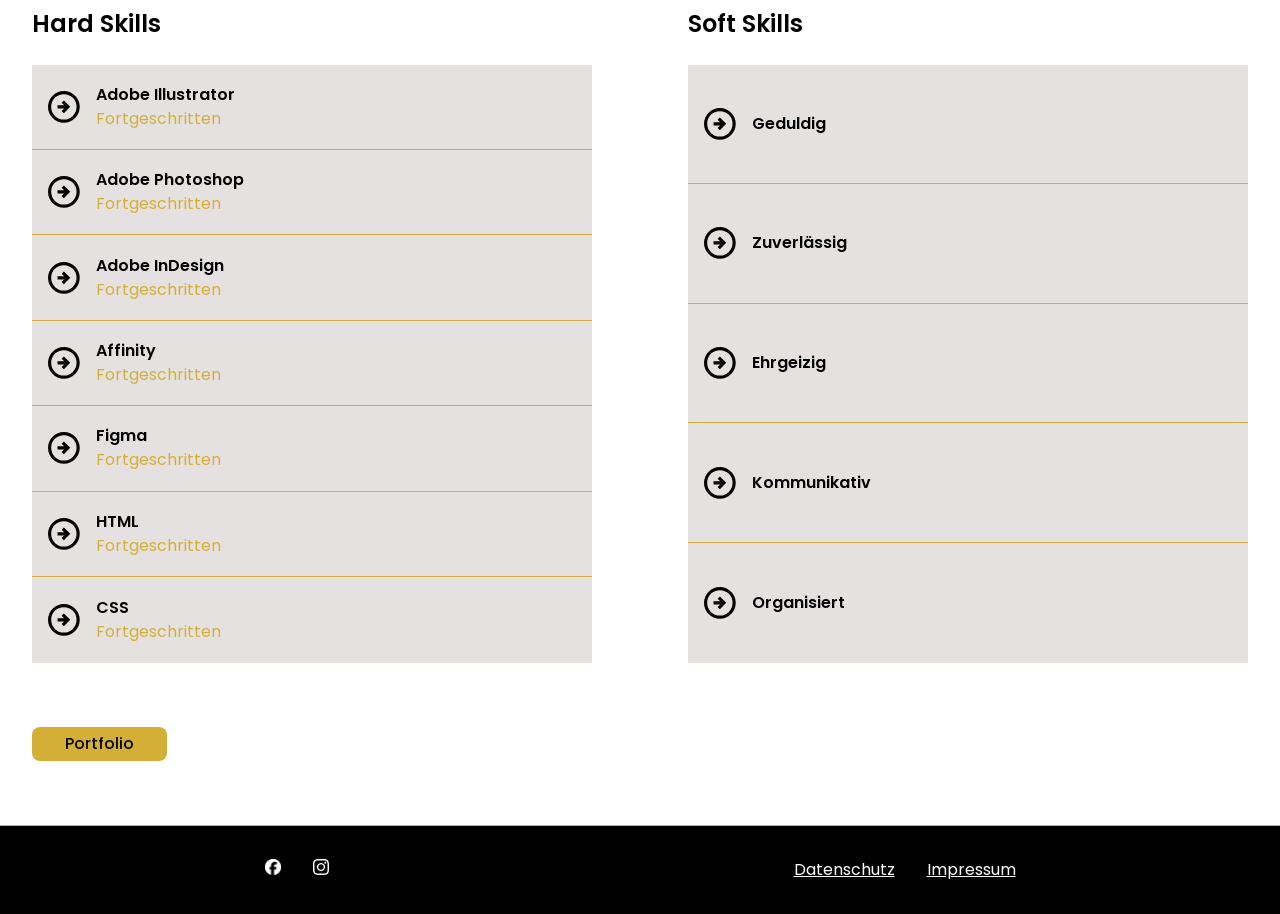
<file: html/uebermich.html>
<!DOCTYPE html>
<html lang="de">

<head>
    <meta charset="UTF-8">
    <meta name="viewport" content="width=device-width, initial-scale=1.0">
    <link rel="stylesheet" href="../css/base.css">
    <link rel="stylesheet" href="../css/style.css">
    <link rel="stylesheet" href="../css/tablet.css">
    <link rel="stylesheet" href="../css/laptop.css">
    <link rel="icon" type="image/svg" href="../favicon/favicon.svg">
    <script src="../javascript/script.js" defer></script>
    <title>Kavita</title>
</head>

<body>

    <div class="head__background bg__neutral--200">
        <a href="index.html#home">
            <img class="logo" src="../logo/Logo_gold.svg" alt="Kavita Logo">
        </a>
        <button id="navbar__toggle" class="burger__button" popovertarget="navbar">
            <img class="burger__icon" src="../icons/burger__icon.svg" alt="menu open">
        </button>
    </div>

<img class="hero__image" src="../images/titelbild.webp" alt="Arbeitsplatz mit Laptop und Notizbuch">

    <header class="header">

        <nav id="navbar" class="navbar" popover>
            <button class="close__button" popovertarget="navbar">
                <img class="close__icon" src="../icons/close__icon.svg" alt="menu close">
            </button>
            <ul class="navbar__list">
                <li><a href="index.html#home">Startseite</a></li>
                <li><a class="current" href="uebermich.html#uebermich">Über mich</a></li>
                <li><a href="portfolio.html#portfolio">Portfolio</a></li>
                <li><a href="kontakt.html#contact">Kontakt</a></li>
            </ul>
        </nav>

    </header>

    <main>
        <section id="uebermich" class="uebermich  bg__neutral--200">
            <div class="wrapper__uebermich">
                <h1 class="uebermich__headline fs__xxxl padding">Über mich</h1>
                <div class="uebermich__images margin">
                    <img class="uebermich__images--print uebermich__images--active" src="../images/ich.webp"
                        alt="Ein Bild von mir im Anzug">
                    <img class="uebermich__images--digital" src="../images/ich_medien.webp" alt="Ein Bild von mir im Mediengestalter Stil">

                </div>
                <div class="uebermich__content margin">
                    <p class="uebermich__content--text fc__neutral--100">
                        Mein Name ist Alexander Schurr, ich wurde vor 40 Jahren in der Landeshauptstadt Stuttgart
                        geboren und bin Vater von 3 Kindern.
                    </p>
                    <p class="uebermich__content--text fc__neutral--100">
                        Schon in jungen Jahren ließ ich meiner kreativen
                        Ader mit dem Stift in der Hand freien Lauf.
                        So kann
                        ich heute sagen, dass Zeichnen und Malen neben Musik
                        hören meine Favorites sind, wobei ich abschalten
                        kann. Mein Perfektionismus und über mich selbst zu
                        schreiben zählt auf jeden Fall zu meinen
                        Herausforderungen, woran ich noch arbeiten muss.
                        Wiederrum fällt es mir nicht schwer in einem
                        persönlichem Gespräch zu überzeugen.
                    </p>
                    <p class="uebermich__content--text fc__neutral--100">
                        Durch mein Alter und die Tätigkeiten in verschieden
                        Bereichen, bringe ich eine gewisse Erfahrung mit, um
                        auch schwierige und unangenehme Situationen clever
                        und geduldig lösen zu können. Gerne stelle ich mich
                        den Herausforderungen, damit ich diese mit
                        Zielstrebigkeit und Ehrgeiz lösen kann, denn man
                        wächst mit seinen Aufgaben.
                        Ehrlichkeit steht bei
                        mir ganz oben und nur wer spricht wird gehört. Somit
                        habe ich auch kein Problem damit, nach Unterstützung
                        zu bitten. Außerdem sind für mich für ein angenehmes
                        Miteinander unter anderem auch Zuverlässigkeit,
                        Höflichkeit und ein respektvoller Umgang wichtig.
                    </p>
                </div>
            </div>
            </section>
            <section class="resume bg__neutral">
                <div class="wrapper__resume">
                    <div class="resume__section">
                                <h2 class="resume__sectiontitle bg__primary fc__neutral--200 fs__xxl padding">Bildung</h2>
                                <div class="resume__itemwrapper margin">
                                    <div class="resume__item">
                                        <h3 class="resume__itemtitle">
                                            2024 – 2026
                                        </h3>
                                        <div class="resume__itemdescription">
                                            <p>
                                                IBB Institut für berufliche
                                                Bildung AG Umschulung zum
                                                Mediengestalter Digital und
                                                Print
                                            </p>
                                        </div>
                                    </div>
                                    <div class="resume__item">
                                        <h3 class="resume__itemtitle">
                                            2022 – 2023
                                        </h3>
                                        <div class="resume__itemdescription">
                                            <p>
                                                WBS Training Umschulung zum
                                                Technischen Produktdesigner in
                                                Maschinen und
                                                Anlagenkonstruktion
                                            </p>
                                        </div>
                                    </div>
                                    <div class="resume__item">
                                        <h3 class="resume__itemtitle">
                                            2018 – 2020
                                        </h3>
                                        <div class="resume__itemdescription">
                                            <p>
                                                WBS Training Umschulung zum
                                                Technischen Produktdesigner in
                                                Maschinen und
                                                Anlagenkonstruktion
                                            </p>
                                        </div>
                                    </div>
                                    <div class="resume__item">
                                        <h3 class="resume__itemtitle">
                                            2011 – 2012
                                        </h3>
                                        <div class="resume__itemdescription">
                                            <p>
                                                VHS Stuttgart e.V.
                                                Abendgymnasium
                                            </p>
                                        </div>
                                    </div>
                                    <div class="resume__item">
                                        <h3 class="resume__itemtitle">
                                            2009 – 2011
                                        </h3>
                                        <div class="resume__itemdescription">
                                            <p>Abendrealschule Freiburg</p>
                                        </div>
                                    </div>
                                    <div class="resume__item">
                                        <h3 class="resume__itemtitle">
                                            2008 – 2009
                                        </h3>
                                        <div class="resume__itemdescription">
                                            <p>
                                                Haupt/- und Werkrealschule
                                                Schw.- Hall
                                            </p>
                                        </div>
                                    </div>
                                </div>
                            </div>
                        <div class="resume">
                            <div class="resume__section">
                                <h2 class="resume__headline fc__neutral--200  fs__xxl bg__primary  padding">
                                    Berufserfahrung
                                </h2>
                                <div class="resume__itemwrapper margin">
                                    <div class="resume__item">
                                        <h3 class="resume__itemtitle">
                                            2021 – 2022
                                        </h3>
                                        <div class="resume__itemdescription">
                                            <p>
                                                Gastronomie bei Werkstatt im
                                                Kreis Unna Zubereitung und
                                                Verkauf von Kalt-/ Warmspeisen
                                            </p>
                                        </div>
                                    </div>
                                    <div class="resume__item">
                                        <h3 class="resume__itemtitle">
                                            2021 – 2021
                                        </h3>
                                        <div class="resume__itemdescription">
                                            <p>
                                                Verkäufer bei M. Yankeess GmbH
                                                Verkauf von Sportschuhen und
                                                Bekleidung
                                            </p>
                                        </div>
                                    </div>
                                    <div class="resume__item">
                                        <h3  class="resume__itemtitle">
                                            2016 – 2018
                                        </h3>
                                        <div class="resume__itemdescription">
                                            <p>
                                                Umzug nach Unna aus persönlichen
                                                Gründen und beruflicher
                                                Neuorientierung
                                            </p>
                                        </div>
                                    </div>
                                    <div class="resume__item">
                                        <h3 class="resume__itemtitle">
                                            2013 – 2016
                                        </h3>
                                        <div class="resume__itemdescription">
                                            <p>
                                                Lagerist bei Grüne Radler &amp;
                                                Gelbe Radler GmbH &amp; Co. KG
                                                Stuttgart Kommissionieren
                                                Wareneingang / Warenausgang
                                                Inventur Warentransport mittels
                                                Flurförderfahrzeuge
                                            </p>
                                        </div>
                                    </div>
                                    <div class="resume__item">
                                        <h3 class="resume__itemtitle">
                                            2011 – 2013
                                        </h3>
                                        <div class="resume__itemdescription">
                                            <p>
                                                PLP GmbH Stuttgart (Daimler AG)
                                                (Robinsonbarracks) Wartung von
                                                Lüftungssystemen
                                                Gartenlandschaftsbau
                                            </p>
                                        </div>
                                    </div>
                                    <div class="resume__item">
                                        <h3 class="resume__itemtitle">
                                            2003 – 2007
                                        </h3>
                                        <div class="resume__itemdescription">
                                            <p>
                                                Liebert GmbH Aufbau von
                                                Geschäftseinrichtung
                                            </p>
                                        </div>
                                    </div>
                                </div>
                            </div>
                        </div>
                    </div>
            </section>
            <section class="skills">
            <div class="wrapper__skills">
                <h2 class="skills__headline fs__xxl fc__neutral--200 bg__primary">Skills</h2>
                <div class="hard__skills">
                    <div class="hard__skills--content margin">
                        <h3 class="hard__skills--headline fs__l fc__neutral--200 ft__semibold">Hard Skills</h3>
                        <ul class="hard__skills--list">
                            <li class="hard__skills--item">
                                <img class="hard__skills--icon" src="../icons/arrow.svg" alt="Pfeil Icon">
                                <div>
                                    <p class="hard__skills--text">Adobe Illustrator</p>

                                    <span class="hard__skills--level">Fortgeschritten</span>
                                </div>
                            </li>
                        </ul>
                        <ul class="hard__skills--list">
                            <li class="hard__skills--item">
                                <img class="hard__skills--icon" src="../icons/arrow.svg" alt="Pfeil Icon">
                                <div>
                                    <p class="hard__skills--text">Adobe Photoshop</p>

                                    <span class="hard__skills--level">Fortgeschritten</span>
                                </div>
                            </li>
                        </ul>
                        <ul class="hard__skills--list">
                            <li class="hard__skills--item">
                                <img class="hard__skills--icon" src="../icons/arrow.svg" alt="Pfeil Icon">
                                <div>
                                    <p class="hard__skills--text">Adobe InDesign</p>

                                    <span class="hard__skills--level">Fortgeschritten</span>
                                </div>
                            </li>
                        </ul>
                        <ul class="hard__skills--list">
                            <li class="hard__skills--item">
                                <img class="hard__skills--icon" src="../icons/arrow.svg" alt="Pfeil Icon">
                                <div>
                                    <p class="hard__skills--text">Affinity</p>

                                    <span class="hard__skills--level">Fortgeschritten</span>
                                </div>
                            </li>
                        </ul>
                        <ul class="hard__skills--list">
                            <li class="hard__skills--item">
                                <img class="hard__skills--icon" src="../icons/arrow.svg" alt="Pfeil Icon">
                                <div>
                                    <p class="hard__skills--text">Figma</p>

                                    <span class="hard__skills--level">Fortgeschritten</span>
                                </div>
                            </li>
                        </ul>
                        <ul class="hard__skills--list">
                            <li class="hard__skills--item">
                                <img class="hard__skills--icon" src="../icons/arrow.svg" alt="Pfeil Icon">
                                <div>
                                    <p class="hard__skills--text">HTML</p>

                                    <span class="hard__skills--level">Fortgeschritten</span>
                                </div>
                            </li>
                        </ul>
                        <ul class="hard__skills--list">
                            <li class="hard__skills--item">
                                <img class="hard__skills--icon" src="../icons/arrow.svg" alt="Pfeil Icon">
                                <div>
                                    <p class="hard__skills--text">CSS</p>

                                    <span class="hard__skills--level">Fortgeschritten</span>
                                </div>
                            </li>
                        </ul>
                    </div>
                </div>
                <div class="soft__skills margin">
                    <div class="soft__skills--content ">
                        <h3 class="soft__skills--headline fs__l fc__neutral--200 ft__semibold">Soft Skills</h3>
                    </div>
                    <ul class="soft__skills--list">
                        <li class="soft__skills--item">
                            <img class="soft__skills--icon" src="../icons/arrow.svg" alt="Pfeil Icon">
                            <div>
                                <p class="soft__skills--text">Geduldig</p>
                            </div>
                        </li>
                    </ul>

                    <ul class="soft__skills--list">
                        <li class="soft__skills--item">
                            <img class="soft__skills--icon" src="../icons/arrow.svg" alt="Pfeil Icon">
                            <div>
                                <p class="soft__skills--text ">Zuverlässig</p>
                            </div>
                        </li>
                    </ul>
                    <ul class="soft__skills--list">
                        <li class="soft__skills--item">
                            <img class="soft__skills--icon" src="../icons/arrow.svg" alt="Pfeil Icon">
                            <div>
                                <p class="soft__skills--text">Ehrgeizig</p>
                            </div>
                        </li>
                    </ul>
                    <ul class="soft__skills--list">
                        <li class="soft__skills--item">
                            <img class="soft__skills--icon" src="../icons/arrow.svg" alt="Pfeil Icon">
                            <div>
                                <p class="soft__skills--text">Kommunikativ</p>
                            </div>
                        </li>
                    </ul>
                    <ul class="soft__skills--list">
                        <li class="soft__skills--item">
                            <img class="soft__skills--icon" src="../icons/arrow.svg" alt="Pfeil Icon">
                            <div>
                                <p class="soft__skills--text">Organisiert</p>
                            </div>
                        </li>
                    </ul>
                   
                </div>
                 <a class="btn skills__button fs__m" href="portfolio.html#portfolio">Portfolio</a>
            </div>
        </section>

    </main>

    <footer class="bg__neutral--200">
        <div class="footer__content">
            
            <div class="footer__content--social margin">
                <a href="https://www.facebook.com/?locale=de_DE" target="_blank">
                    <img class="social__icons" src="../icons/facebook.png" alt="Facebook">
                </a>

                <a href="https://www.instagram.com/aleckz_kavita/" target="_blank">
                    <img class="social__icons" src="../icons/instagram.svg" alt="Instagram">
                </a>
            </div>
            <div class="footer__content--privacy margin">
                <a href="datenschutz.html#datenschutz">Datenschutz</a>
                <a href="impressum.html#impressum">Impressum</a>
            </div>
        </div>
</footer>
</body>

</html>
</file>
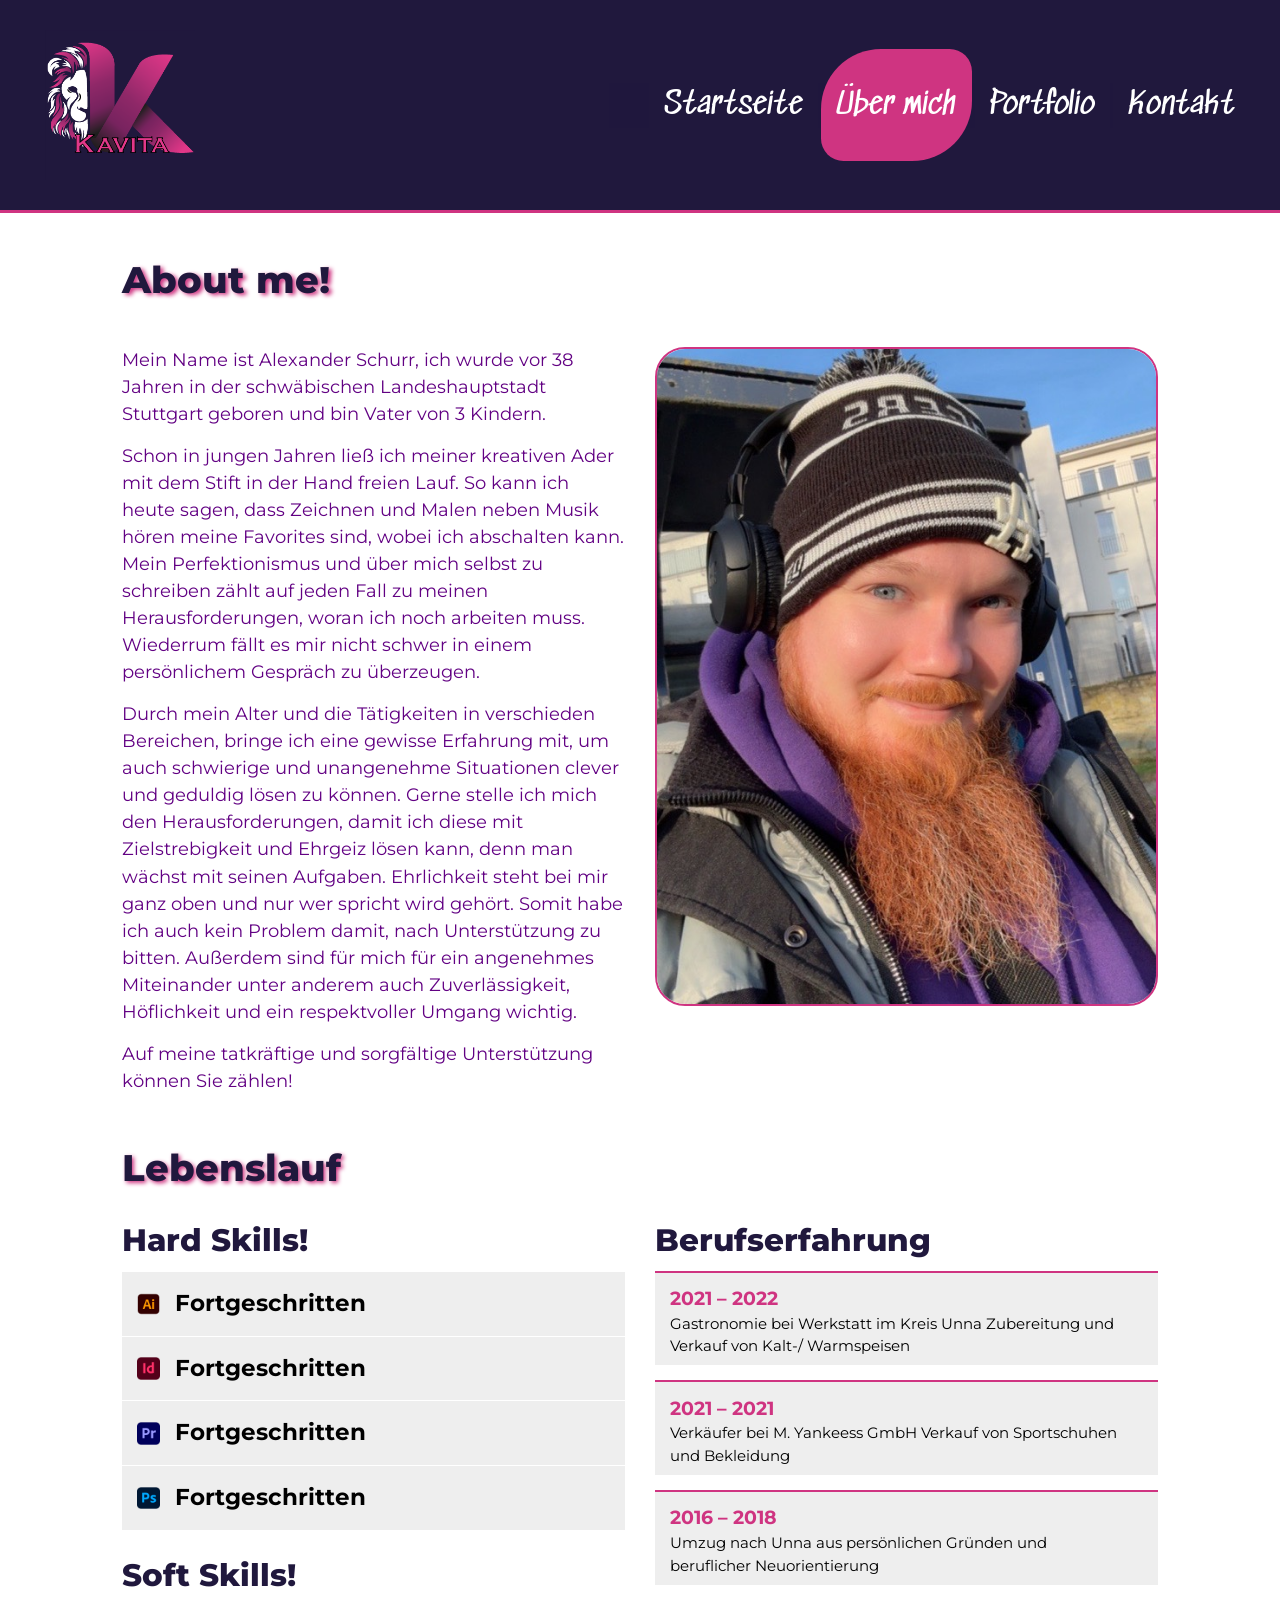
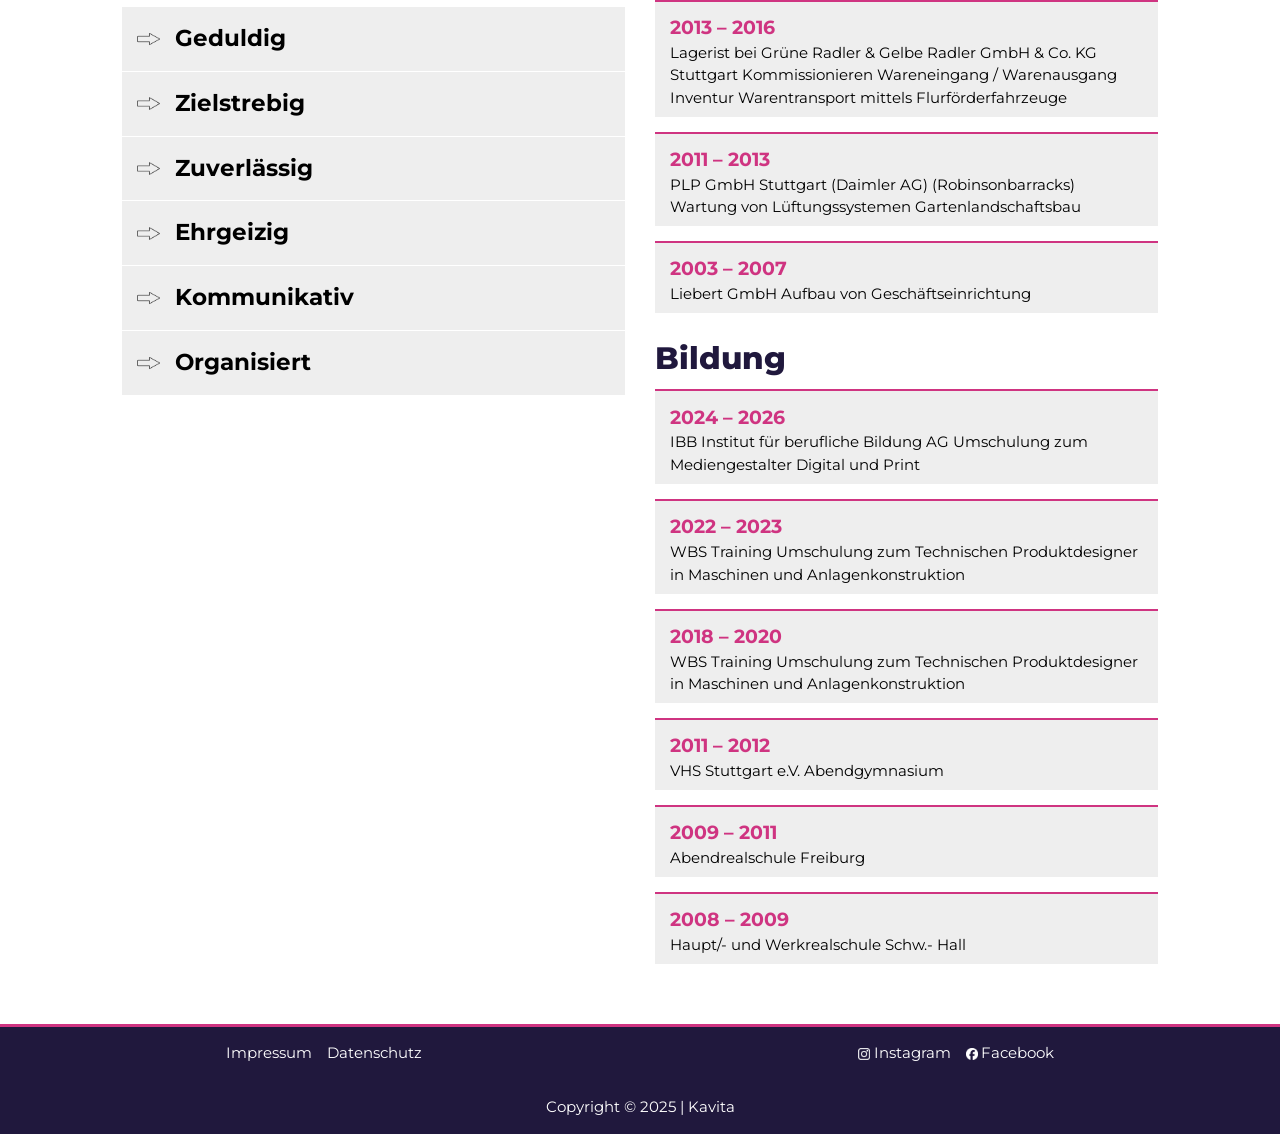
<file: websites/kavita__one/uebermich.html>
<!DOCTYPE html>
<html lang="de">
    <head>
        <meta charset="UTF-8" />
        <title>Kavita</title>
        <link rel="stylesheet" href="photoswipe/dist/photoswipe.css" />
        <link rel="stylesheet" href="css/reset.css" />
        <link rel="stylesheet" href="css/style.css" />
        <link rel="stylesheet" href="css/tablet.css" />
        <link rel="stylesheet" href="css/laptop.css" />
        <link rel="stylesheet" href="css/desktop.css" />

        <meta
            name="viewport"
            content="width=device-width, initial-scale=1.0,"
        />
    </head>

    <body>
        <header>
            <div class="main_wrapper">
                <div class="header_content">
                    <a href="index.html">
                        <img
                            class="logo_head"
                            src="logo/Logo_90_90.png"
                            alt="Logo"
                        />
                    </a>
                    <nav class="menu_header">
                        <label for="burger_toggle">
                            <img
                                class="burger_icon"
                                src="images/burger-menu-svgrepo-com.svg"
                                alt="menu_icon"
                            />
                        </label>
                        <input type="checkbox" id="burger_toggle" />
                        <ul class="mainnav">
                            <li class="mainnav__item">
                                <a class="mainnav__link" href="index.html"
                                    >Startseite</a
                                >
                            </li>
                            <li class="mainnav__item mainnav__item--current">
                                <a class="mainnav__link" href="#">Über mich</a>
                            </li>
                            <li class="mainnav__item">
                                <a class="mainnav__link" href="portfolio.html"
                                    >Portfolio</a
                                >
                            </li>
                            <li class="mainnav__item">
                                <a class="mainnav__link" href="kontakt.php"
                                    >Kontakt</a
                                >
                            </li>
                        </ul>
                    </nav>
                </div>
            </div>
        </header>
        <main>
            <section>
                <h1 class="page_titel">About me!</h1>

                <div class="columnlayout">
                    <div class="flowtext">
                        <p>
                            Mein Name ist Alexander Schurr, ich wurde vor 38
                            Jahren in der schwäbischen Landeshauptstadt
                            Stuttgart geboren und bin Vater von 3 Kindern.
                        </p>

                        <p>
                            Schon in jungen Jahren ließ ich meiner kreativen
                            Ader mit dem Stift in der Hand freien Lauf. So kann
                            ich heute sagen, dass Zeichnen und Malen neben Musik
                            hören meine Favorites sind, wobei ich abschalten
                            kann. Mein Perfektionismus und über mich selbst zu
                            schreiben zählt auf jeden Fall zu meinen
                            Herausforderungen, woran ich noch arbeiten muss.
                            Wiederrum fällt es mir nicht schwer in einem
                            persönlichem Gespräch zu überzeugen.
                        </p>
                        <p>
                            Durch mein Alter und die Tätigkeiten in verschieden
                            Bereichen, bringe ich eine gewisse Erfahrung mit, um
                            auch schwierige und unangenehme Situationen clever
                            und geduldig lösen zu können. Gerne stelle ich mich
                            den Herausforderungen, damit ich diese mit
                            Zielstrebigkeit und Ehrgeiz lösen kann, denn man
                            wächst mit seinen Aufgaben. Ehrlichkeit steht bei
                            mir ganz oben und nur wer spricht wird gehört. Somit
                            habe ich auch kein Problem damit, nach Unterstützung
                            zu bitten. Außerdem sind für mich für ein angenehmes
                            Miteinander unter anderem auch Zuverlässigkeit,
                            Höflichkeit und ein respektvoller Umgang wichtig.
                        </p>
                        <p>
                            Auf meine tatkräftige und sorgfältige Unterstützung
                            können Sie zählen!
                        </p>
                    </div>
                    <div class="columnslayout__column">
                        <div class="columnslayout__column">
                            <img
                                class="meimage"
                                src="images/Ich.jpg"
                                alt="Bild von mir"
                            />
                        </div>
                    </div>
                </div>
                <h2 class="description__title">Lebenslauf</h2>
                <div class="columnlayout">
                    <div class="columnslayout__column">
                        <div class="description">
                            <div class="description__item">
                                <h3 class="description__sectiontitel">
                                    Hard Skills!
                                </h3>
                                <ul class="styledlist">
                                    <li class="styledlist__item">
                                        <img
                                            src="images/illustrator.png"
                                            alt="adobe illustrator logo"
                                            class="styledlist__icon"
                                        />
                                        <p class="styledlist__text">
                                            Fortgeschritten
                                        </p>
                                    </li>

                                    <li class="styledlist__item">
                                        <img
                                            src="images/indesign.png"
                                            alt="in design logo"
                                            class="styledlist__icon"
                                        />
                                        <p class="styledlist__text">
                                            Fortgeschritten
                                        </p>
                                    </li>

                                    <li class="styledlist__item">
                                        <img
                                            src="images/premiere.png"
                                            alt="premiere logo"
                                            class="styledlist__icon"
                                        />
                                        <p class="styledlist__text">
                                            Fortgeschritten
                                        </p>
                                    </li>

                                    <li class="styledlist__item">
                                        <img
                                            src="images/photoshop.png"
                                            alt="photoshop logo"
                                            class="styledlist__icon"
                                        />
                                        <p class="styledlist__text">
                                            Fortgeschritten
                                        </p>
                                    </li>
                                </ul>
                            </div>
                            <div>
                                <div class="descripten__item">
                                    <h3 class="description__sectiontitel">
                                        Soft Skills!
                                    </h3>
                                    <div>
                                        <ul class="styledlist">
                                            <li class="styledlist__item">
                                                <img
                                                    src="images/pfeil-nach-rechts.png"
                                                    alt="arrow"
                                                    class="styledlist__icon"
                                                />
                                                <p class="styledlist__text">
                                                    Geduldig
                                                </p>
                                            </li>

                                            <li class="styledlist__item">
                                                <img
                                                    src="images/pfeil-nach-rechts.png"
                                                    alt="arrow"
                                                    class="styledlist__icon"
                                                />
                                                <p class="styledlist__text">
                                                    Zielstrebig
                                                </p>
                                            </li>

                                            <li class="styledlist__item">
                                                <img
                                                    src="images/pfeil-nach-rechts.png"
                                                    alt="arrow"
                                                    class="styledlist__icon"
                                                />
                                                <p class="styledlist__text">
                                                    Zuverlässig
                                                </p>
                                            </li>

                                            <li class="styledlist__item">
                                                <img
                                                    src="images/pfeil-nach-rechts.png"
                                                    alt="arrow"
                                                    class="styledlist__icon"
                                                />
                                                <p class="styledlist__text">
                                                    Ehrgeizig
                                                </p>
                                            </li>

                                            <li class="styledlist__item">
                                                <img
                                                    src="images/pfeil-nach-rechts.png"
                                                    alt="arrow"
                                                    class="styledlist__icon"
                                                />
                                                <p class="styledlist__text">
                                                    Kommunikativ
                                                </p>
                                            </li>

                                            <li class="styledlist__item">
                                                <img
                                                    src="images/pfeil-nach-rechts.png"
                                                    alt="arrow"
                                                    class="styledlist__icon"
                                                />
                                                <p class="styledlist__text">
                                                    Organisiert
                                                </p>
                                            </li>
                                        </ul>
                                    </div>
                                </div>
                            </div>
                        </div>
                    </div>
                    <div class="columnslayout__column">
                        <div class="resume">
                            <div class="resume__section">
                                <h3 class="resume__sectiontitle">
                                    Berufserfahrung
                                </h3>
                                <div class="resume__itemwrapper">
                                    <div class="resume__item">
                                        <h4 class="resume__itemtitle">
                                            2021 – 2022
                                        </h4>
                                        <div class="resume__itemdescription">
                                            <p>
                                                Gastronomie bei Werkstatt im
                                                Kreis Unna Zubereitung und
                                                Verkauf von Kalt-/ Warmspeisen
                                            </p>
                                        </div>
                                    </div>
                                    <div class="resume__item">
                                        <h4 class="resume__itemtitle">
                                            2021 – 2021
                                        </h4>
                                        <div class="resume__itemdescription">
                                            <p>
                                                Verkäufer bei M. Yankeess GmbH
                                                Verkauf von Sportschuhen und
                                                Bekleidung
                                            </p>
                                        </div>
                                    </div>
                                    <div class="resume__item">
                                        <h4 class="resume__itemtitle">
                                            2016 – 2018
                                        </h4>
                                        <div class="resume__itemdescription">
                                            <p>
                                                Umzug nach Unna aus persönlichen
                                                Gründen und beruflicher
                                                Neuorientierung
                                            </p>
                                        </div>
                                    </div>
                                    <div class="resume__item">
                                        <h4 class="resume__itemtitle">
                                            2013 – 2016
                                        </h4>
                                        <div class="resume__itemdescription">
                                            <p>
                                                Lagerist bei Grüne Radler &amp;
                                                Gelbe Radler GmbH &amp; Co. KG
                                                Stuttgart Kommissionieren
                                                Wareneingang / Warenausgang
                                                Inventur Warentransport mittels
                                                Flurförderfahrzeuge
                                            </p>
                                        </div>
                                    </div>
                                    <div class="resume__item">
                                        <h4 class="resume__itemtitle">
                                            2011 – 2013
                                        </h4>
                                        <div class="resume__itemdescription">
                                            <p>
                                                PLP GmbH Stuttgart (Daimler AG)
                                                (Robinsonbarracks) Wartung von
                                                Lüftungssystemen
                                                Gartenlandschaftsbau
                                            </p>
                                        </div>
                                    </div>
                                    <div class="resume__item">
                                        <h4 class="resume__itemtitle">
                                            2003 – 2007
                                        </h4>
                                        <div class="resume__itemdescription">
                                            <p>
                                                Liebert GmbH Aufbau von
                                                Geschäftseinrichtung
                                            </p>
                                        </div>
                                    </div>
                                </div>
                            </div>
                            <div class="resume__section">
                                <h3 class="resume__sectiontitle">Bildung</h3>
                                <div class="resume__itemwrapper">
                                    <div class="resume__item">
                                        <h4 class="resume__itemtitle">
                                            2024 – 2026
                                        </h4>
                                        <div class="resume__itemdescription">
                                            <p>
                                                IBB Institut für berufliche
                                                Bildung AG Umschulung zum
                                                Mediengestalter Digital und
                                                Print
                                            </p>
                                        </div>
                                    </div>
                                    <div class="resume__item">
                                        <h4 class="resume__itemtitle">
                                            2022 – 2023
                                        </h4>
                                        <div class="resume__itemdescription">
                                            <p>
                                                WBS Training Umschulung zum
                                                Technischen Produktdesigner in
                                                Maschinen und
                                                Anlagenkonstruktion
                                            </p>
                                        </div>
                                    </div>
                                    <div class="resume__item">
                                        <h4 class="resume__itemtitle">
                                            2018 – 2020
                                        </h4>
                                        <div class="resume__itemdescription">
                                            <p>
                                                WBS Training Umschulung zum
                                                Technischen Produktdesigner in
                                                Maschinen und
                                                Anlagenkonstruktion
                                            </p>
                                        </div>
                                    </div>
                                    <div class="resume__item">
                                        <h4 class="resume__itemtitle">
                                            2011 – 2012
                                        </h4>
                                        <div class="resume__itemdescription">
                                            <p>
                                                VHS Stuttgart e.V.
                                                Abendgymnasium
                                            </p>
                                        </div>
                                    </div>
                                    <div class="resume__item">
                                        <h4 class="resume__itemtitle">
                                            2009 – 2011
                                        </h4>
                                        <div class="resume__itemdescription">
                                            <p>Abendrealschule Freiburg</p>
                                        </div>
                                    </div>
                                    <div class="resume__item">
                                        <h4 class="resume__itemtitle">
                                            2008 – 2009
                                        </h4>
                                        <div class="resume__itemdescription">
                                            <p>
                                                Haupt/- und Werkrealschule
                                                Schw.- Hall
                                            </p>
                                        </div>
                                    </div>
                                </div>
                            </div>
                        </div>
                    </div>
                </div>
            </section>
        </main>
        <footer>
            <div class="footer__wrapper">
                <div class="footer__wrapperinner">
                    <div>
                        <ul class="footer__legal">
                            <li class="footer__legaltext">
                                <a class="legaltext__link" href="#"
                                    >Impressum</a
                                >
                            </li>
                            <li class="footer__legaltext">
                                <a class="legaltext__link" href="#"
                                    >Datenschutz</a
                                >
                            </li>
                        </ul>
                    </div>
                    <div>
                        <ul class="socialmedia">
                            <li class="socialmedia__item">
                                <a
                                    href="https://www.instagram.com/aleckz_kavita_payne/"
                                    class="socialmedia__link"
                                >
                                    <img
                                        src="social-media/Instagram_Glyph_White.png"
                                        alt=""
                                        class="socialmedia__icon"
                                    />
                                    Instagram
                                </a>
                            </li>
                            <li class="socialmedia__item">
                                <a
                                    href="https://www.facebook.com/?locale=de_DE"
                                    class="socialmedia__link"
                                >
                                    <img
                                        src="social-media/Facebook_Logo_Secondary.png"
                                        alt=""
                                        class="socialmedia__icon"
                                    />
                                    Facebook
                                </a>
                            </li>
                        </ul>
                    </div>
                </div>
                <p class="footer__copyright">Copyright © 2025 | Kavita</p>
            </div>
        </footer>
    </body>
</html>
</file>
<file: css/base.css>
@font-face {
    font-family: "Allura";
    src: url("../fonts/Allura-Regular.woff2") format("woff2");
}

@font-face {
    font-family: "Comfortaa";
    src: url("../fonts/Comfortaa-VariableFont_wght.woff2") format("woff2");
}

@font-face {
    font-family: "PoppinsMed";
    src: url("../fonts/Poppins-Medium.woff2") format("woff2");
    
}

@font-face {
    font-family: "PoppinsReg";
    src: url("../fonts/Poppins-Regular.woff2") format("woff2");
}

@font-face {
    font-family: "PoppinsSemiBold";
    src: url("../fonts/Poppins-SemiBold.woff2") format("woff2");
}

@font-face {
    font-family: "PoppinsBold";
    src: url("../fonts/Poppins-Bold.woff2") format("woff2");
}


:root {
    /* Colors */

    --cl__primary: #d4af37;
    --cl__secondary: #5e3abc;
    --cl__accent: #f2d49a;
    --cl__neutral: #e6e1e1;
    --cl__neutral--100: #ffffff;
    --cl__neutral--200: #000000;

    /* Fonts */

    --font__basic: "PoppinsReg", "system-ui", sans-serif;
    --font__med: "PoppinsMed", "system-ui", sans-serif;
    --font__semibold: "PoppinsSemiBold", "system-ui", sans-serif;
    --font__bold: "PoppinsBold", "system-ui", sans-serif;
    --font__accent: "Comfortaa", "system-ui", sans-serif;
    --font__accent--100: "Allura", "system-ui", sans-serif;

    --fs__xxxl: 2.125rem;
    --lh__xxxl: 1.1;

    --fs__xxl: 1.813rem;
    --lh__xxl: 1.2;

    --fs__xl: 1.5rem;
    --lh__xl: 1.3;

    --fs__l: 1.125rem;
    --lh__l: 1.4;

    --fs__m: 0.875rem;
    --lh__m: 1.5;
    
    --fs__s: 0.625rem;
    --lh__s: 1.6;

    /* animation to keywords */

    interpolate-size: allow-keywords;
}

body {
    margin: 0;
    font-family: var(--font__basic);
    font-size:  0.825rem;
    line-height: 1.5;
    font-optical-sizing: auto;
}

.margin { 
    margin: 0 1rem;
}

.padding {
    padding: 0 1rem;
}

h1,
h2,
h3,
h4,
h5,
h6 { 
    font-family: var(--font__accent--100);
    color: var(--cl__primary);
}



/* font type */

.ft__med {
    font-family: var(--font__med);
}

.ft__semibold {
    font-family: var(--font__semibold);
}

.ft__bold {
    font-family: var(--font__bold);
}

.ft__accent {
    font-family: var(--font__accent);
}

.ft__accent--100 {
    font-family: var(--font__accent--100);
}




/* font colors */

.fc__primary {
    color: var(--cl__primary);
}

.fc__accent {
    color: var(--cl__accent);
}

.fc__neutral {
    color: var(--cl__neutral);
}

.fc__neutral--100 {
    color: var(--cl__neutral--100);
}

.fc__neutral--200 {
    color: var(--cl__neutral--200);
}


/* TypeScale 1.2 */

.fs__xxxl {
    font-size: 2.125rem;
    line-height: 1.1;
}

.fs__xxl {
    font-size: 1.813rem;
    line-height: 1.2;
}

.fs__xl {
    font-size: 1.5rem;
    line-height: 1.3;
}

.fs__l {
    font-size: 1.125rem;
    line-height: 1.4;
}

.fs__m {
    font-size: 0.875rem ;
    line-height: 1.5;
}

.fs__s {
    font-size: 0.625rem;
}


.wrapper {
    max-inline-size: var(--maxWidth); 
    max-width: var(--maxWidth);
    margin-inline: auto; 
    padding-inline: 1rem;
    box-sizing: border-box;
}

.btn {
    display: flex;
    inline-size: fit-content;
    border-radius: 0.5rem;
    border: none;
    cursor: pointer;
    text-decoration: none;

    /* background: linear-gradient(90deg, #d4af37, #f2d49a); */
    background: var(--cl__primary);
    color: var(--cl__neutral--200);
    font-family: var(--font__med);
    border: 0.1rem solid transparent;

    padding: 0.25rem 2rem;
    margin: 2rem 0;
}

img {
    max-width: 100%;
    height: auto;
    
}

button,
input,
textarea,
select {
    font: inherit;
}

html {
    scroll-behavior: smooth;
}

.uppercase {
    text-transform: uppercase;
}

.bg__neutral {
    background-color: var(--cl__neutral);
}

.bg__neutral--100 {
    background-color: var(--cl__neutral--100);
}

.bg__neutral--200 {
    background-color: var(--cl__neutral--200);
}

.bg__primary {
    background-color: var(--cl__primary);
}


@media screen and (width > 48rem) { 
body {
    font-size: 1rem;
}

    .fs__xxxl {
        font-size: 3.5rem;
    }
    .fs__xxl {
        font-size: 2.75rem;
    }
    .fs__xl {
        font-size: 2rem;
    }
    .fs__l {
        font-size: 1.5rem;
    }
    .fs__m {
        font-size: 1rem;
    }
    .fs__s {
        font-size: 0.875rem;
    }
}

@media screen and (width > 48rem) {
    .margin {
        margin: 0 2rem;
    }

}
</file>
<file: css/style.css>
body {
    hyphens: auto;
}

p {
    max-width: 65ch;
}

.head__background {
    display: flex;
    justify-content: space-between;
    height: 4rem;
}

.logo {
    width: 3rem;
    height: auto;
    margin: 0.5rem 0 0 0.5rem;
}

.hero__image {
    display:block;
    object-fit: cover;
    object-position: center;

    width: 100%
}

.burger__button{
    display: block;
    width: 4rem;
    height: auto;
    border: none;
    background: none;
    cursor: pointer;
}

.close__button{
    display: block;
    width: 4rem;
    
    border: none;
    background: none;
    margin-left: auto;
    cursor: pointer;
}

/* navigation */

.navbar {
    position: fixed;
    left: auto;
    right: 0;
    top: 4rem;
    border: none;
    border-radius: 0 0 0 2rem;
    transform: translateX(100%);
    overflow: hidden;
}

.navbar__list {
    display: flex;
    flex-direction: column;
    gap: 1.5rem;

    list-style: none;
    margin: 0;
    padding: 0;

    text-align: center;
}

.navbar__list a {
    color: black;
    text-decoration: none;
    font-family: var(--font__semibold), sans-serif;
    font-size: var(--fs__l);
}

.navbar:popover-open {
    width: 50%;
    margin: 0;
    padding-block: 1rem;
    background-color: var(--cl__primary);

    transform: translateX(0);
    animation: navbar__slide-in 0.7s ease forwards;
}

@keyframes navbar__slide-in {

    from {
        transform: translateX(100%);
    }

    to {
        transform: translateX(0%);
    }
}


/* sections */

/* home */

.wrapper__home { 
    padding-bottom: 2rem;
    border-top: 0.1rem solid var(--cl__primary);
}

/* about me */

.wrapper__uebermich{
    border-top: 1px solid var(--cl__primary);
    padding-bottom: 2rem;
}


.uebermich__images{
    position: relative;
    height: auto;
    aspect-ratio: 4/5;
    overflow: hidden;
}

.uebermich__images--digital, 
.uebermich__images--print{
    position: absolute;
    inset: 0;

    width: 100%;
    height: auto;
    object-fit: cover;

    opacity: 0;
    transition: opacity 0.5s ease-in-out;
}

.uebermich__images--active{
    opacity: 1;
}

.wrapper__resume > .resume
.resume__item:last-child {
    padding-bottom: 2rem;
}

.resume__itemtitle {
    font-family: var(--font__med);
    margin-bottom: 0;
}

.resume__itemdescription {
    border-bottom: 0.1rem solid var(--cl__primary);
}

.resume__itemdescription p {
    margin-top: 0;
}

.wrapper__skills {
    padding-bottom: 2rem;
}

.skills__headline {
    padding: 0 1rem;
    
}

.hard__skills {
    margin-bottom: 2rem;
}

.hard__skills--list, .soft__skills--list {
    display: flex;
    flex-direction: column;

    list-style: none;
    margin: 0;
    padding: 0;
    
    background-color: var(--cl__neutral);
}

.hard__skills--item, .soft__skills--item {
    display: flex;
    flex-direction: row;
    align-items: center;

    gap: 1rem;
    padding: 1rem 0;

    border-bottom: 0.1rem solid var(--cl__primary);
}

.hard__skills--list:last-of-type .hard__skills--item,
.soft__skills--list:last-of-type .soft__skills--item {
    border-bottom: none;
}

.hard__skills--icon, .soft__skills--icon {
    width: 2rem;
    height: auto;
    flex-shrink: 0;
    margin-left: 1rem;
}

.hard__skills--text, .soft__skills--text {
    display: flex;
    flex-direction: column;
    font-family: var(--font__semibold);
    margin: 0;
}

.hard__skills--level {
    color: var(--cl__primary);
}

.skills__button {
    margin-left: 1rem;
}

/* portfolio */


.wrapper__portfolio--work {
    padding-bottom: 2rem;
}

.wrapper__portfolio--work {
    padding-bottom: 2rem;
}

.wrapper__portfolio--work {
    padding-bottom: 2rem;
}

.portfolio__content--turtle a,
.websites__content--kavita a {
    position: relative;
    display: block;
}

.image__turtle {
    display: block;
    width: 100%;
}

.image__hint {
    position: absolute;
    top: auto;
    left: auto;
    bottom: 0.5rem;
    right: 0.5rem;
    transform: translate(-50%, -50%);

    display: flex;
    align-items: center;
    justify-content: center;

    width: 1.5rem;
    height: 1.5rem;

    background-color: var(--cl__primary);
    color: black;

    border-radius: 50%;

    font-size: 1.5rem;
    line-height: 1;

    z-index: 10;
}

.print__images--wrapper {
    position: relative;
}

.print__images--wrapper a {
    display: block;
    position: relative;
}

.print__images--wrapper img {
    display: block;
    width: 100%;
}

.content__print {
    display: grid;
    gap: 0.5rem;
}

.print__images--wrapper {
    position: relative;
}

.content__print {
    display: grid;
    gap: 0.5rem;
}

/* contact */

.checkbox {
    display: flex;
    align-items: start;
    
    gap: 0.5rem;   
}

label {
    font-family: var(--font__accent);
}

.formfield {
    display: flex;
    flex-direction: column;
    gap: 0;
}

.contact__wrapper {
    
    border-top: 0.1rem solid var(--cl__primary) 
}

.contact__form {
    padding-bottom: 2rem;
}

.contact__info {
    text-align: center;
}

.formfield {
    margin-top: 1rem;
}

.formfield input, textarea {
    border: 0.1rem solid var(--cl__primary);
    
}

.formfield label {
    color: var(--cl__primary);
}

.contact__privacy {
    color: var(--cl__neutral--100);
    
}

.contact__logo {
    width: 15rem;
    height: auto;
}

.social__icons {
    width: 1rem;
    height: auto;
}

/* footer */

.footer__content {
    display: flex;
    justify-content: space-around;
    padding: 0.5rem;
    border-top: 0.1rem solid var(--cl__primary)
}

.footer__content--social {
    display: grid;
    gap: 0.2rem;
}

.footer__content--privacy {
    display: grid;
    gap: 0.2rem;
}

.footer__content--privacy a {
    color: var(--cl__neutral--100);
    cursor: pointer;
}

.footer__content--privacy a:active {
    color: var(--cl__primary);
}

.privacy__mark {
    font-family: var(--font__semibold);
}

.privacy__mark {
    font-family: var(--font__semibold);
}
</file>
<file: css/tablet.css>
@media screen and (width > 40rem) {

    /*about me*/

    .wrapper__uebermich {
        display: grid;
        grid-template-columns: 1fr 1fr;
        align-items: start;
    }

    .uebermich__headline {
        grid-column: 1 / -1;
    }

    .wrapper__skills {
        display: grid;
        grid-template-columns: 1fr 1fr;
        gap: 2rem;
    }

    .skills__headline {
        grid-column: 1 / -1;
    }

    .hard__skills,
    .soft__skills {
        height: 100%;
    }

    .hard__skills--content,
    .soft__skills {
        display: flex;
        flex-direction: column;
        height: 100%;
    }

    .hard__skills--list,
    .soft__skills--list {
        display: flex;
        flex: 1;
    }

    .hard__skills--item,
    .soft__skills--item {
        display: flex;
        align-items: center;

        flex: 1;

        gap: 1rem;
        padding: 1rem 0;
    }

    /* portfolio */

    .portfolio__work__content {
        display: grid;
        grid-template-columns: 1fr 1fr;
        
    }

    .websites__content {
        display: grid;
        grid-template-columns: 1fr 1fr;
        gap: 1rem;
    }

    .content__print {
        display: grid;
        grid-template-columns: 1fr 1fr;
        gap: 1rem;
    }

    .contact__form--grid {
        display: grid;
        grid-template-columns: 1fr 1fr;
    
    }

    /* contact */

    .contact__info {
        display: flex;
        justify-content: center;
        align-items: center;
    }

    /* footer */

    .footer__content {
        display: flex;
        padding: 1rem;
    }

    .footer__content--social {
        display: flex;
        gap: 2rem;
    }

    .footer__content--privacy {
        display: flex;
        gap: 2rem;
    }

}
</file>
<file: css/laptop.css>
@media screen and (width > 60rem) {

    section, footer{
        max-width: 80rem;
        margin-inline: auto;
    }

    .burger__button,
    .close__button {
        display: none;
    }

    .logo {
        width: 8rem;
        height: auto;
    }

    .head__background {
        align-items: center;
        justify-content: center;
        height: 8rem;
    }

    /* navigation */

    #navbar {
        display: flex;
        justify-content: space-around;
        position: static;
        width: auto;

        margin: 0;
        padding: 0;

        border: none;
        border-radius: 0;

        background: var(--cl__primary);

        transform: none;
        overflow: visible;
    }

    .navbar__list {
        display: flex;
        flex-direction: row;
        gap: 3rem;
        margin: 0;
        padding: 1rem;
    }

    .navbar__list li a {
        font-family: var(--font__accent);
        color: var(--cl__neutral--200);
        font-size: var(--fs__xl);
        font-weight: 800;
    }

    .navbar__list li a:hover {
        color: var(--cl__neutral--100);
    }

    .navbar__list a.current {
        background-color: var(--cl__neutral--200);
        color: var(--cl__neutral--100);
        padding: 1rem 1rem;
        border-radius: 1rem;
    }

    /* sections */

    /* about me */

    .wrapper__uebermich {
        display: grid;
        grid-template-columns: 1fr 2fr;
        align-items: start;
    }

    .skills__button {
        margin-left: 2rem;
    }

    .image__hint {
        width: 2rem;
        height: 2rem;
        bottom: 2rem;
        
    }

    /* contact */   

    .contact__logo {
        width: 25rem;
        height: auto;
        cursor: pointer;
    }
    

    /* footer */

    .footer__content {
        padding: 2rem;
        cursor: pointer;
    }

    /* hover */

    

    .btn:hover {
        color: var(--cl__neutral--100);
        background: var(--cl__neutral--200);
        border: 0.1rem solid var(--cl__primary);
    }

    .image__hint:hover {
        background-color: var(--cl__neutral--200);
        color: var(--cl__primary);
    }

    .footer__content--privacy a:hover {
        color: var(--cl__primary);
    }



}
</file>
<file: websites/turtle_diving_resort/css/style.css>
body{
    font-family: "PoppinsReg", Arial, sans-serif;
    font-size: 0.875rem;
    margin: 0;
    hyphens: auto;
}

.padding {
    padding-block: 1rem;
}

.margin {
    margin: 1rem;
}

.video{
    width: 100%;
    height: 100vh;
    object-fit: cover;
    objekt-position: center;
}

.logo__white{
    position: absolute;
    top: 1rem;
    left: 1rem;
    width: 5rem;
    height: auto;
    padding: 1rem;
    z-index: 10;  

    background-color: #003D7Cbb;
    backdrop-filter: blur(10px);
    border:#003D7C 1px solid;
    border-radius: 0.5rem;
    box-shadow: 0 0 10px #003D7Cbb;
}

/* header/ navbar */

.navbar__button{
    background: transparent;
    border: none;

    display: block;
    background: transparent;
    border: none;
    padding: 0;
    cursor: pointer;
    
    margin-left: auto;
}

.navbar__icon{
    height: auto;
    display: block;
    margin: 0.5rem 0.5rem 0 0;
    padding: 0.5rem;
    width: 1.5rem;
    height: auto;
    
    background: transparent;
    background-color: #003D7Cbb;
    backdrop-filter: blur(10px);
    border:#003D7C 1px solid;
    border-radius: 0.5rem;
    box-shadow: 0 0 10px #003D7Cbb;
}



.navbar {
    background: hsla(210, 100%, 24%, 0.96);
}

.navbar.active {
    transform: translateX(0);
}

.navbar__list {
    display: flex;
    flex-direction: column;
    gap: 2rem;

    list-style: none;
    margin: 0;
    padding: 0;

    text-align: center;
}

.navbar__list a {
    color: black;
    text-decoration: none;
    font-family: "PoppinsSemibold";
    font-size: 1.25rem;
}

.navbar:popover-open {
    border: 0;
    width: 100%;
    bottom: 0;
    top: auto;
    margin: 0;
    padding-block: 1rem;
    background-image: linear-gradient(90deg,var(--cl__accent),
    var(--cl__primary));
}


/* sections */


.hero__wrapper{
    text-align: center;
    padding-bottom: 2rem;
}

.hero__button {
    display: inline-block;
    background-color: var(--cl__accent);
    font-family: var(--font__semi);
    text-decoration: none;
    border: none;
    border-radius: 1rem;

    padding: 0.5rem 1.5rem;
    margin-top: 2rem; 
}



.highlight__wrapper {
    background-image:linear-gradient(
        #0064cc,
        #000 35%
    ) 
}



.map__wrapper{
    background-color: var(--cl__neutral);
}

.map__button {
    display: flex;
    align-items: center;
    background-color: transparent;
    border: 0;
    cursor: pointer;  
    margin: 0.5rem;
}


.map__button--icon {
    width: 3rem;
    height: auto;
    margin-right: 1rem;
}

figure {
    margin: 0;
}

.info {
    border: none;
    border-radius: 1rem;
    
}

.info::backdrop {
    background-color: #003D7Cbb;
    backdrop-filter: blur(10px);
}

#deep-turbo, #coral-fan-garden, #shark-point,
#manta-point, #turtle-heaven {
    border: 0;
    padding: 0;
    text-align: center;
    background-color: var(--cl__accent);
}

.popup__content {
    background-color: var(--cl__neutral);
    padding: 3rem;
    border-radius: 2rem 2rem 0 0;
}

.popup__close--button{
    background: transparent;
    border: none;

    display: block;
    background: transparent;
    border: none;
    padding: 0.5rem;
    cursor: pointer;
    
    margin-left: auto;
}

.popup__close--icon {
    height: auto;
    display: block;

    width: 1.5rem;
    height: auto;
    padding: 0.5rem;

    background: transparent;
    background-color: #003D7Cbb;
    backdrop-filter: blur(10px);
    border:#003D7C 1px solid;
    border-radius: 0.5rem;
    box-shadow: 0 0 10px #003D7Cbb;
}

.popup__image {
    width: 30%;
    height: auto;
}

.popup__headline {
    margin: 0 0 1rem 0;
}



.courses__add--wrapper {
    text-align: center;
    padding: 0 0 2rem 0;

    background-image:linear-gradient(#0064CC, #003D7C);
    border-radius: 2.5rem;  
}

.booking__headline {
    padding: 1rem 0 0 0;
}

.courses__add--content {
    overflow: hidden;
    transition:  0.4s ease;
    text-align: left;
    
}

.courses__add--content:target {
    max-height: 40rem;

    padding-top: 1rem 0 1rem 0;
}

.courses__openwater--add:target {
    display: block;
}

.courses__add--list {
    list-style: none;
    padding: 0;
    text-align: left;
}



.form {
    background-color: var(--cl__neutral);
}

.booking__form {
    display: flex;
    flex-direction: column;

    gap: 1rem;
    padding: 2rem;
}

.booking__form select {
    width: 100%;
}

.booking__form input,
.booking__form select,
.booking__form textarea {
    padding: 0.75rem 1rem;

    border: 1px solid #ccc;
    border-radius: 1rem;

    font: inherit;
}

.checkbox {
    display: flex;
    align-items: start;
    
    gap: 0.5rem;   
}

label {
    font-family: var(--font__accent);
}

.formfield {
    display: flex;
    flex-direction: column;
    gap: 0;
}



.contact__wrapper {
    background-color: var(--cl__neutral);  
}

.contact__info {
    text-align: center;
}



.logo__blue {
    width: 10rem;
    height: auto;
}


/* footer */

.footer__content--wrapper {
    display: flex;
    justify-content: space-between;
    align-items: flex-start;
    gap: 3rem;
    padding: 3rem 1.5rem;
    background-color: var(--cl__primary--100);
}

.footer__content--text {
    font-style: normal;
    margin: 0;
    padding: 0;
}

.footer__links {
    display: flex;
    flex-direction: column;
    gap: 0.2rem;
    margin: 0;
    padding: 0;
}
</file>
<file: websites/turtle_diving_resort/css/base.css>
@font-face {
    font-family: "PoppinsReg";
    src: url("../fonts/Poppins-Regular.woff2") format("woff2");
}

@font-face {
    font-family: "PoppinsMed";
    src: url("../fonts/Poppins-Medium.woff2") format("woff2");
    
}

@font-face {
    font-family: "PoppinsSemiBold";
    src: url("../fonts/Poppins-SemiBold.woff2") format("woff2");
}

@font-face {
    font-family: "Comfortaa";
    src: url("../fonts/Comfortaa-SemiBold.woff2") format("woff2");
}



:root {
    /* Colors */
    --cl__primary: hsl(210, 100%, 40%);
    --cl__primary--100: hsl(210, 100%, 24%);
    --cl__accent: hsl(175, 78%, 69%);
    --cl__neutral: hsl(45, 100%, 91%);
    --cl__neutral--100: hsl(0, 0%, 100%);
    --cl__neutral--200: hsl(0, 0%, 0%);

    /* Fonts */
    --font__basic: "PoppinsReg", "system-ui", sans-serif;
    --font__med: "PoppinsMed", "system-ui", sans-serif;
    --font__semi: "PoppinsSemiBold", "system-ui", sans-serif;
    --font__accent: "Comfortaa", "system-ui", sans-serif;


    /* animation to keywords */
    interpolate-size: allow-keywords;
}

body {
    margin: 0;
    font-family: var(--font__basic);
    font-size:  0.825rem;
    line-height: 1.5;
    font-optical-sizing: auto;
}

h1,
h2,
h3,
h4,
h5,
h6 
    {
    
    font-family: var(--font__accent);
    color: var(--cl__primary);
}

span {
    font-family: var(--font__med);
    color: var(--cl__primary);
}


.wrapper {
    max-inline-size: var(--maxWidth); 
    max-width: var(--maxWidth);
    margin-inline: auto; 
    padding-inline: 1rem;
    box-sizing: border-box;
}

.btn {
    display: flex;
    inline-size: fit-content;
    border-radius: 1rem;
    border: none;
    cursor: pointer;
    text-decoration: none;

    background-color: var(--cl__accent);
    color: var(--cl__neutral--200);
    font-family: var(--font__semi);

    padding: 0.5rem 1.5rem;
    margin: 1rem 0 2rem 0;
    margin-top: 2rem;
}

img {
    max-width: 100%;
    height: auto;
    border-radius: 2rem;
}

button,
input,
textarea,
select {
    font: inherit;
}

html {
    scroll-behavior: smooth;
}



.fc__primary {
    color: var(--cl__primary);
}

.fc__accent {
    color: var(--cl__accent);
}

.fc__neutral {
    color: var(--cl__neutral);
}

.fc__neutral--100 {
    color: var(--cl__neutral--100);
}

.fc__neutral--200 {
    color: var(--cl__neutral--200);
}


/* TypeScale 1.2 */


.fs__xxxl {
    font-size: 2.125rem;
    line-height: 1.1;
}

.fs__xxl {
    font-size: 1.813rem;
    line-height: 1.2;
}

.fs__xl {
    font-size: 1.5rem;
    line-height: 1.3;
}

.fs__l {
    font-size: 1.125rem;
    line-height: 1.4;
}

.fs__m {
    font-size: 0.875rem ;
    line-height: 1.5;
}

.fs__s {
    font-size: 0.625rem;
}


.uppercase {
    text-transform: uppercase;
}

.bg__neutral {
    background-color: var(--cl__neutral);
}


@media screen and (width > 48rem) {
     
body {
    font-size: 1rem;
}

    .fs__xxxl {
        font-size: 5.61rem;
    }
    .fs__xxl {
        font-size: 4.209rem;
    }
    .fs__xl {
        font-size: 3.157rem;
    }
    .fs__l {
        font-size: 2.369rem;
    }
    .fs__m {
        font-size: 1.777rem;
    }
    .fs__s {
        font-size: 0.75rem;
    }
}
</file>
<file: websites/turtle_diving_resort/css/tablet.css>
@media screen and (width > 40rem) {

    p {
        max-width: 60ch;
    }

    .margin {
        margin: 2rem;
    }

    .padding {
        padding-inline: 2rem;
    }


/* sections */


    .hero__content {
        display: grid;
        grid-template-columns: 1fr 1fr;
        gap: 8rem;
    }

    .hero__text {
        margin-inline: auto;
    }


    .highlight__content {
        display: grid;
        grid-template-columns: 1fr 1fr;
        gap: 4rem;
        order: -1;
    }

    .hurtle__content {
        display: grid;
        grid-template-columns: 1fr 1fr;  
        align-items: center;
        gap:  5rem;
    }

    .hurtle__content--reverse p {
        order: -1
    }

    .map {
        position: relative;
    }

    .map__buttons {
        position: absolute;
        width: 100%;
        height: 100%;
        top: 0;
        left: 0;
    }

    .map__button {
        position: absolute;  
    }

    .map__button span {
        color: var(--cl__neutral--100);
    }

    .map__button:nth-of-type(1) {
        top: 2%;
        left: 32%;
    }

    .map__button:nth-of-type(2) {
        top: 17%;
        left: 28%;
    }

    .map__button:nth-of-type(3) {
        top: 50%;
        left: 1%;
    }

    .map__button:nth-of-type(4) {
        top: 71%;
        left: 3%;
    }

    .map__button:nth-of-type(5) {
        top: 27%;
        left: 55%;
    }


     .courses__add--direction {
        display: grid;
        grid-template-columns: 1fr 1fr;
        gap: 1rem;
    }

    .wrapper__about--content {
        display: grid;
        grid-template-columns: 1fr 1fr;

        gap: 5rem;
    }

    .about__content--reverse img {
        order: -1;
    }

    .about__content--text {
        margin: 0;
    }

    form {
        max-width: 20rem;
        margin-inline: auto;
        align-self: start;
    }

    @media screen and (width > 40rem) {
        .contact__form--grid {
        display: grid;
        grid-template-columns: 1fr 1fr;
        gap: 2rem;
    }
    }

    

    .contact__info {
        align-self: center;   
    }

    .logo__blue {
        width: 100%;
        max-width: 20rem;
    }


    /* footer */


    .footer__content--wrapper {
        justify-content: space-around;
    }

    .footer__links a {
        color: var(--cl__neutral--100);
    }

}
</file>
<file: websites/turtle_diving_resort/css/desktop.css>
@media screen and (width > 58rem) {
    section {
        max-width: 80rem;
        margin-inline: auto;
    }

    .header {
        background-color: var(--cl__primary--100);
       padding: 0;
    }


    .logo__white {
        width: 10rem;
        height: auto;
    }



    .navbar {
        position: static;
        inset: auto;

        background: transparent;

        transform: none;
        transition: none;
    }

    .navbar__list {
        flex-direction: row;
        gap: 3rem;
    }


    .navbar__button{
        display: none;
    }

    

    .navbar__list li a {
        font-family: var(--font__accent);
        color: var(--cl__neutral--100);
        font-size: 2rem;
    }

    #navbar {
        display: flex;
        border: none;
        position: static;
    }

    .navbar__list li a:hover {
        color: var(--cl__accent);
    }



    .video {
        display: block;
    }


   
    .map {
        display: block;
        margin-inline: auto;
        
        max-width: 50rem;
    }

    

    form {
        max-width: 30rem;
    }

    .popup__headline {
    margin: 0.5rem 0 1.5rem 0;
    }
}

.btn:hover {
    background-color: var(--cl__primary);
    color: var(--cl__neutral);
}

.hero__button:hover {
    background-color: var(--cl__primary);
    color: var(--cl__neutral);
}

.button__courses:hover {
    background-color: var(--cl__neutral--200);
    color: var(--cl__accent);
}

.map__button:hover {
    transform: scale(1.3);
}
</file>
<file: websites/kavita__one/photoswipe/dist/photoswipe.css>
/*! PhotoSwipe main CSS by Dmytro Semenov | photoswipe.com */

.pswp {
  --pswp-bg: #000;
  --pswp-placeholder-bg: #222;
  

  --pswp-root-z-index: 100000;
  
  --pswp-preloader-color: rgba(79, 79, 79, 0.4);
  --pswp-preloader-color-secondary: rgba(255, 255, 255, 0.9);
  
  /* defined via js:
  --pswp-transition-duration: 333ms; */
  
  --pswp-icon-color: #fff;
  --pswp-icon-color-secondary: #4f4f4f;
  --pswp-icon-stroke-color: #4f4f4f;
  --pswp-icon-stroke-width: 2px;

  --pswp-error-text-color: var(--pswp-icon-color);
}


/*
	Styles for basic PhotoSwipe (pswp) functionality (sliding area, open/close transitions)
*/

.pswp {
	position: fixed;
	top: 0;
	left: 0;
	width: 100%;
	height: 100%;
	z-index: var(--pswp-root-z-index);
	display: none;
	touch-action: none;
	outline: 0;
	opacity: 0.003;
	contain: layout style size;
	-webkit-tap-highlight-color: rgba(0, 0, 0, 0);
}

/* Prevents focus outline on the root element,
  (it may be focused initially) */
.pswp:focus {
  outline: 0;
}

.pswp * {
  box-sizing: border-box;
}

.pswp img {
  max-width: none;
}

.pswp--open {
	display: block;
}

.pswp,
.pswp__bg {
	transform: translateZ(0);
	will-change: opacity;
}

.pswp__bg {
  opacity: 0.005;
	background: var(--pswp-bg);
}

.pswp,
.pswp__scroll-wrap {
	overflow: hidden;
}

.pswp__scroll-wrap,
.pswp__bg,
.pswp__container,
.pswp__item,
.pswp__content,
.pswp__img,
.pswp__zoom-wrap {
	position: absolute;
	top: 0;
	left: 0;
	width: 100%;
	height: 100%;
}

.pswp__img,
.pswp__zoom-wrap {
	width: auto;
	height: auto;
}

.pswp--click-to-zoom.pswp--zoom-allowed .pswp__img {
	cursor: -webkit-zoom-in;
	cursor: -moz-zoom-in;
	cursor: zoom-in;
}

.pswp--click-to-zoom.pswp--zoomed-in .pswp__img {
	cursor: move;
	cursor: -webkit-grab;
	cursor: -moz-grab;
	cursor: grab;
}

.pswp--click-to-zoom.pswp--zoomed-in .pswp__img:active {
  cursor: -webkit-grabbing;
  cursor: -moz-grabbing;
  cursor: grabbing;
}

/* :active to override grabbing cursor */
.pswp--no-mouse-drag.pswp--zoomed-in .pswp__img,
.pswp--no-mouse-drag.pswp--zoomed-in .pswp__img:active,
.pswp__img {
	cursor: -webkit-zoom-out;
	cursor: -moz-zoom-out;
	cursor: zoom-out;
}


/* Prevent selection and tap highlights */
.pswp__container,
.pswp__img,
.pswp__button,
.pswp__counter {
	-webkit-user-select: none;
	-moz-user-select: none;
	-ms-user-select: none;
	user-select: none;
}

.pswp__item {
	/* z-index for fade transition */
	z-index: 1;
	overflow: hidden;
}

.pswp__hidden {
	display: none !important;
}

/* Allow to click through pswp__content element, but not its children */
.pswp__content {
  pointer-events: none;
}
.pswp__content > * {
  pointer-events: auto;
}


/*

  PhotoSwipe UI

*/

/*
	Error message appears when image is not loaded
	(JS option errorMsg controls markup)
*/
.pswp__error-msg-container {
  display: grid;
}
.pswp__error-msg {
	margin: auto;
	font-size: 1em;
	line-height: 1;
	color: var(--pswp-error-text-color);
}

/*
class pswp__hide-on-close is applied to elements that
should hide (for example fade out) when PhotoSwipe is closed
and show (for example fade in) when PhotoSwipe is opened
 */
.pswp .pswp__hide-on-close {
	opacity: 0.005;
	will-change: opacity;
	transition: opacity var(--pswp-transition-duration) cubic-bezier(0.4, 0, 0.22, 1);
	z-index: 10; /* always overlap slide content */
	pointer-events: none; /* hidden elements should not be clickable */
}

/* class pswp--ui-visible is added when opening or closing transition starts */
.pswp--ui-visible .pswp__hide-on-close {
	opacity: 1;
	pointer-events: auto;
}

/* <button> styles, including css reset */
.pswp__button {
	position: relative;
	display: block;
	width: 50px;
	height: 60px;
	padding: 0;
	margin: 0;
	overflow: hidden;
	cursor: pointer;
	background: none;
	border: 0;
	box-shadow: none;
	opacity: 0.85;
	-webkit-appearance: none;
	-webkit-touch-callout: none;
}

.pswp__button:hover,
.pswp__button:active,
.pswp__button:focus {
  transition: none;
  padding: 0;
  background: none;
  border: 0;
  box-shadow: none;
  opacity: 1;
}

.pswp__button:disabled {
  opacity: 0.3;
  cursor: auto;
}

.pswp__icn {
  fill: var(--pswp-icon-color);
  color: var(--pswp-icon-color-secondary);
}

.pswp__icn {
  position: absolute;
  top: 14px;
  left: 9px;
  width: 32px;
  height: 32px;
  overflow: hidden;
  pointer-events: none;
}

.pswp__icn-shadow {
  stroke: var(--pswp-icon-stroke-color);
  stroke-width: var(--pswp-icon-stroke-width);
  fill: none;
}

.pswp__icn:focus {
	outline: 0;
}

/*
	div element that matches size of large image,
	large image loads on top of it,
	used when msrc is not provided
*/
div.pswp__img--placeholder,
.pswp__img--with-bg {
	background: var(--pswp-placeholder-bg);
}

.pswp__top-bar {
	position: absolute;
	left: 0;
	top: 0;
	width: 100%;
	height: 60px;
	display: flex;
  flex-direction: row;
  justify-content: flex-end;
	z-index: 10;

	/* allow events to pass through top bar itself */
	pointer-events: none !important;
}
.pswp__top-bar > * {
  pointer-events: auto;
  /* this makes transition significantly more smooth,
     even though inner elements are not animated */
  will-change: opacity;
}


/*

  Close button

*/
.pswp__button--close {
  margin-right: 6px;
}


/*

  Arrow buttons

*/
.pswp__button--arrow {
  position: absolute;
  top: 0;
  width: 75px;
  height: 100px;
  top: 50%;
  margin-top: -50px;
}

.pswp__button--arrow:disabled {
  display: none;
  cursor: default;
}

.pswp__button--arrow .pswp__icn {
  top: 50%;
  margin-top: -30px;
  width: 60px;
  height: 60px;
  background: none;
  border-radius: 0;
}

.pswp--one-slide .pswp__button--arrow {
  display: none;
}

/* hide arrows on touch screens */
.pswp--touch .pswp__button--arrow {
  visibility: hidden;
}

/* show arrows only after mouse was used */
.pswp--has_mouse .pswp__button--arrow {
  visibility: visible;
}

.pswp__button--arrow--prev {
  right: auto;
  left: 0px;
}

.pswp__button--arrow--next {
  right: 0px;
}
.pswp__button--arrow--next .pswp__icn {
  left: auto;
  right: 14px;
  /* flip horizontally */
  transform: scale(-1, 1);
}

/*

  Zoom button

*/
.pswp__button--zoom {
  display: none;
}

.pswp--zoom-allowed .pswp__button--zoom {
  display: block;
}

/* "+" => "-" */
.pswp--zoomed-in .pswp__zoom-icn-bar-v {
  display: none;
}


/*

  Loading indicator

*/
.pswp__preloader {
  position: relative;
  overflow: hidden;
  width: 50px;
  height: 60px;
  margin-right: auto;
}

.pswp__preloader .pswp__icn {
  opacity: 0;
  transition: opacity 0.2s linear;
  animation: pswp-clockwise 600ms linear infinite;
}

.pswp__preloader--active .pswp__icn {
  opacity: 0.85;
}

@keyframes pswp-clockwise {
  0% { transform: rotate(0deg); }
  100% { transform: rotate(360deg); }
}


/*

  "1 of 10" counter

*/
.pswp__counter {
  height: 30px;
  margin-top: 15px;
  margin-inline-start: 20px;
  font-size: 14px;
  line-height: 30px;
  color: var(--pswp-icon-color);
  text-shadow: 1px 1px 3px var(--pswp-icon-color-secondary);
  opacity: 0.85;
}

.pswp--one-slide .pswp__counter {
  display: none;
}
</file>
<file: websites/kavita__one/css/style.css>
@font-face {
    font-family: "sedgwick ave";
    src: url(../fonts/SedgwickAve-Regular.woff2) format("woff2");
}

@font-face {
    font-family: "montserrat";
    src: url(../fonts/Montserrat-Regular.woff2) format("woff2");
    font-weight: 400;
}

@font-face {
    font-family: "montserrat";
    src: url(../fonts/Montserrat-Bold.woff2) format("woff2");
    font-weight: 700;
}

@font-face {
    font-family: "montserrat";
    src: url(../fonts/Montserrat-ExtraBold.woff2);
    font-weight: 800;
}

html {
    font-size: 0.938em;
}

body {
    margin: 0;
    font-family: "montserrat";
    hyphens: auto;
}

.page_titel {
    line-height: 120%;
}

section {
    max-width: 75rem;
    padding: 0rem 1rem 4rem 1rem;
}

/* header/ navigation */

header {
    background-color: #20183d;
    font-size: 1rem;
}

.logo_head {
    width: 5rem;
    height: auto;
    margin-left: 1rem;
}

.header_content {
    display: flex;
    align-items: center;
    justify-content: space-between;
    border-bottom: 3px solid #cf3481;
}

.mainnav {
    display: flex;
    align-items: end;
    justify-content: center;
    flex-direction: column;
    list-style: none;

    position: fixed;
    z-index: 10;
    top: 0;
    bottom: 0;
    right: 0;

    /* padding: 1.5rem; */
    gap: 3.1rem;

    background-color: RGB(32, 24, 61, 0.9);

    transition: transform 1s;
    transform: translateX(100%);
    border-top: 2px solid #cf3481;
    border-left: 2px solid #cf3481;
    border-bottom: 2px solid #cf3481;
}

.mainnav__link {
    text-decoration: none;
    font-family: "sedgwick ave";
    font-size: 1.5rem;
    padding: 2.5rem 1rem 2.5rem 1rem;
    color: white;
}

#burger_toggle {
    display: none;
}

#burger_toggle:checked ~ ul {
    transform: translateX(0%);
}

.menu_header {
    width: 4.2rem;
    height: 3.2rem;
}

.menu_header label {
    position: fixed;
    z-index: 20;
    display: block;
    width: 2.8rem;
    height: 2.8rem;
}

.burger_icon {
    width: 100%;
    height: auto;
    background-color: white;
    border: 1px solid #cf3481;
    border-radius: 50%;
    padding: 0.6rem;
    box-sizing: border-box;
}

/* section home */

.videobox {
    background-color: #eee;
    padding-bottom: 1.5rem;
    box-shadow: 0rem 1rem 1rem #cf3481;
}

.introvid {
    margin: auto;
    width: 95%;
    height: auto;
    padding-top: 2rem;
}

.meimage {
    width: 100%;
    height: auto;
    border-radius: 2rem;
    border: 2px solid #cf3481;
    margin: auto;
}

/* sections about me */

.page_titel {
    font-weight: 800;
    font-size: 2.448rem;
    color: #20183d;
    margin-bottom: 3rem;
    margin-top: 2rem;
    text-shadow: 0.2rem 0.1rem 0.3rem #cf3481;
}

.columnlayout {
    display: grid;
    gap: 2rem;
}

.flowtext {
    color: #620183;
}

.flowtext p + * {
    margin-top: 1rem;
}

.description {
    display: flex;
    flex-direction: column;
    gap: 2rem;
}

.description__title {
    font-weight: 800;
    font-size: 2.448rem;
    margin-top: 3rem;
    margin-bottom: 2rem;
    color: #20183d;
    text-shadow: 0.1rem 0.1rem 0.3rem #cf3481;
}

.description__sectiontitel {
    font-weight: 800;
    font-size: 2.074rem;
    color: #20183d;
    line-height: 100%;
    padding-bottom: 1rem;
}

.styledlist {
    display: grid;
    list-style: none;
    padding-left: 0;
}

.styledlist__item {
    font-weight: bold;
    background-color: #eee;
    border-top: 1px solid #fff;
    padding: 1rem;
    display: flex;
    align-items: center;
    gap: 1rem;
}

.styledlist__icon {
    width: 1.5rem;
    height: auto;
}

.styledlist__text {
    font-weight: 700;
}

.resume {
    display: flex;
    gap: 2rem;
    flex-direction: column;
}

.resume__sectiontitle {
    font-weight: 800;
    font-size: 2.074rem;
    color: #20183d;
    line-height: 100%;
    padding-bottom: 1rem;
}

.resume__itemwrapper {
    display: flex;
    flex-direction: column;
    gap: 1rem;
}

.resume__item {
    background-color: #eee;
    padding: 0.5rem 1rem;
    border-top: 2px solid #cf3481;
    padding-top: 0.75rem;
}

.resume__itemtitle {
    font-weight: 700;
    font-size: 1.279rem;
    color: #cf3481;
}

.resume__itemdescription {
    font-size: 1rem;
}

/* section portfolio */

.gallery__items {
    display: flex;
    flex-direction: column;
    gap: 2rem;

    background-color: #eee;
    border: 1px solid #cf3481;
    border-radius: 2rem;
    padding: 1.5rem;
}

.gallery__images {
    width: 100%;
    height: auto;
    border-radius: 2rem;
    box-shadow: 0rem 0.5rem 1rem #cf3481;
}

.gallery__text {
    display: block;
    text-align: center;

    font-weight: 700;
    font-size: 0.8rem;
    padding-top: 0.5rem;
}

/* section contact */

.contact_wrapper {
    padding-bottom: 5rem;
}

.form__image {
    width: 100%;
    height: auto;
}

.form_wrapper {
    display: flex;
    flex-direction: column;
}

.form_wrapper input + label {
    margin-top: 2rem;
}

input {
    height: 2.5rem;
}

.formbutton {
    display: flex;
    float: right;
    margin: 2rem 0;
    padding: 0.3rem 1.5rem 0.3rem 1.5rem;

    font-family: "sedgwick ave";
    background-color: #cf3481;
    border-color: #20183d;
    border-radius: 1.5rem 0.8rem 1.5rem 0.8rem;
    color: white;
}

.text__sent {
    text-align: center;
    padding: 2rem;
    background-color: #eee;
    color: green;
    font-weight: 700;
    border: 2px solid #cf3481;
}

/* footer */

.footer__wrapper {
    background-color: #20183d;
    border-top: 3px solid #cf3481;
    padding: 1rem;
}

.footer__wrapperinner {
    display: flex;
    justify-content: center;
    gap: 1rem;
}

.footer__legal {
    list-style: none;
    text-align: center;
    padding: 0;
}

.legaltext__link {
    text-decoration: none;
    color: #fff;
}

.socialmedia {
    text-align: center;
    padding: 0;
}

.socialmedia__item {
    list-style: none;
}

.socialmedia__link {
    display: inline-flex;
    text-decoration: none;
    align-items: center;
    gap: 0.25rem;
    color: #fff;
}

.socialmedia__icon {
    width: 0.8rem;
    height: 0.8rem;
}

.footer__copyright {
    color: #fff;
    text-align: center;
}

.mainnav__link:active {
    color: #cf3481;
}

.visible {
    display: block;
}

.hidden {
    display: none;
}
</file>
<file: websites/kavita__one/css/tablet.css>
@media (min-width: 48rem) {
    section {
        margin: auto;
        padding: 0 2rem 4rem 2rem;
    }

    .videobox {
        border: 2px solid #cf3481;
    }
    .columnlayout {
        grid-template-columns: repeat(auto-fit, minmax(35ch, 1fr));
    }

    .meimage {
        width: 50%;
    }

    .gallery__items {
        display: grid;
        grid-template-columns: 1fr 1fr;
    }

    .header_content nav ul {
    }

    .logo_head {
        width: 10rem;
        height: auto;
    }

    .contact_wrapper {
        display: flex;
        flex-direction: column;
        align-items: center;
    }

    .form__image {
        width: 20rem;
        height: auto;
    }

    .formbutton {
        float: right;
    }

    .footer__wrapperinner {
        justify-content: space-around;
    }

    .footer__legal {
        display: flex;
        gap: 1rem;
    }

    .footer__copyright {
        color: #fff;
        text-align: center;
        margin-top: 2rem;
    }

    .socialmedia {
        display: flex;
        gap: 1rem;
    }
}
</file>
<file: websites/kavita__one/css/laptop.css>
@media (min-width: 64rem) {
    section {
        margin: auto;
        padding: 1rem 3rem 4rem 3rem;
    }

    .flowtext {
        font-size: 1.2rem;
    }

    .menu_header {
        width: auto;
        height: auto;
    }

    .menu_header label {
        display: none;
    }

    .header_content {
        display: flex;

        padding: 2rem;
    }
    .mainnav__link {
        background-color: #20183d;
    }
    .mainnav {
        transform: translateX(0);
        position: static;
        display: flex;
        flex-direction: row;

        gap: 0.2rem;

        border: none;
    }

    .mainnav .mainnav__link {
        font-size: 2rem;
    }

    .mainnav__item--current .mainnav__link {
        background-color: #cf3481;

        border-radius: 4rem 1.5rem 4rem 1.5rem;
    }

    .meimage {
        width: 100%;
    }

    .styledlist__text {
        font-weight: 700;
        font-size: 1.5rem;
    }

    .galery__images {
        max-width: 500px;
        width: 100%;
        height: auto;
    }

    .portfolio_wrapper {
        display: grid;
        grid-template-columns: 1fr 1fr;
        gap: 1.25rem;
    }

    .form__image {
        width: 100%;
        height: auto;
    }

    .contact_wrapper {
        display: grid;
        grid-template-columns: 1fr 1fr;

        gap: 2rem;
    }

    .formbutton {
        float: right;
        padding: 0.5rem 3rem;
    }

    .mainnav__link:active {
        color: black;
    }

    .mainnav__link:hover {
        background-color: #972a6b;
        border-radius: 1.5rem 4rem 1.5rem 4rem;
    }

    button:hover {
        color: #20183d;
    }

    button:active {
        background-color: #20183d;
        color: white;
    }
}
</file>
<file: websites/kavita__one/css/desktop.css>
@media (min-width: 90rem) {
    .footer_img {
        width: 1rem;
        height: 1rem;
    }

    .mainnav__link {
        font-size: 1.5em;
    }
}
</file>
